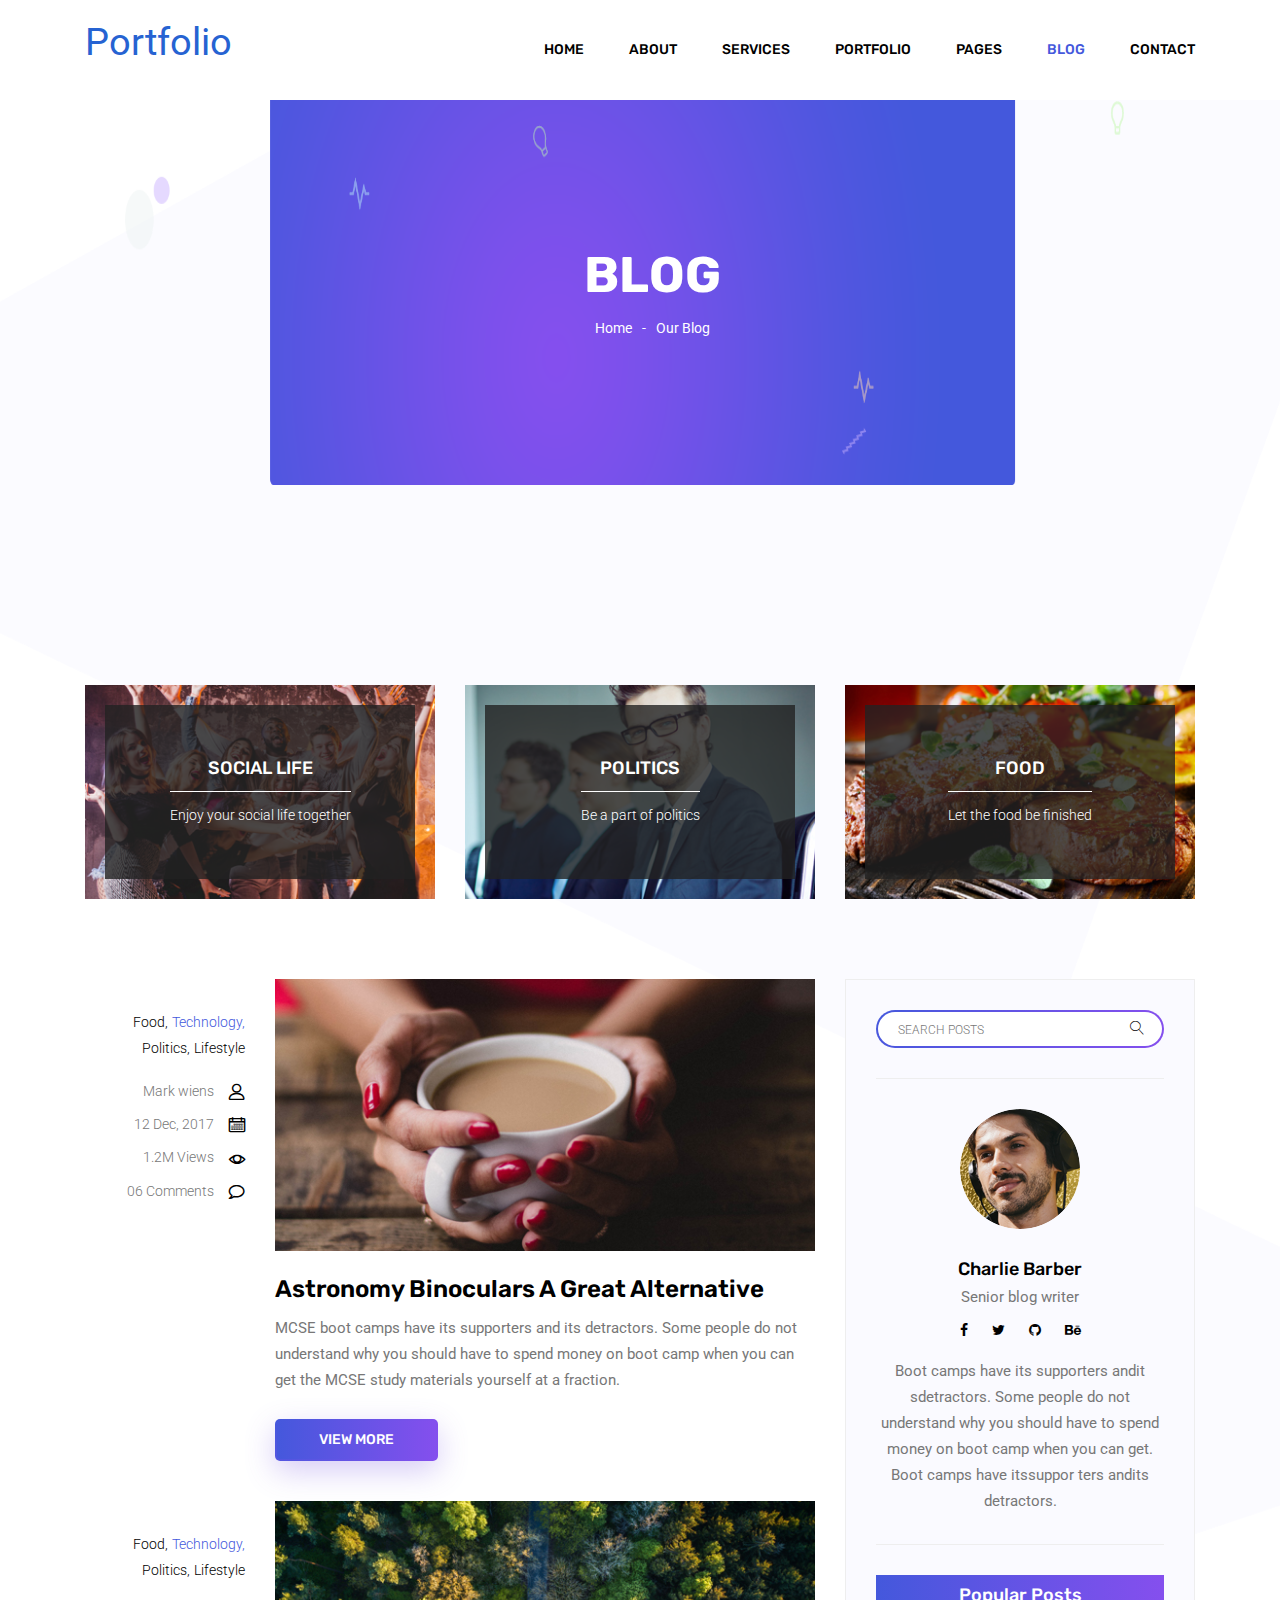
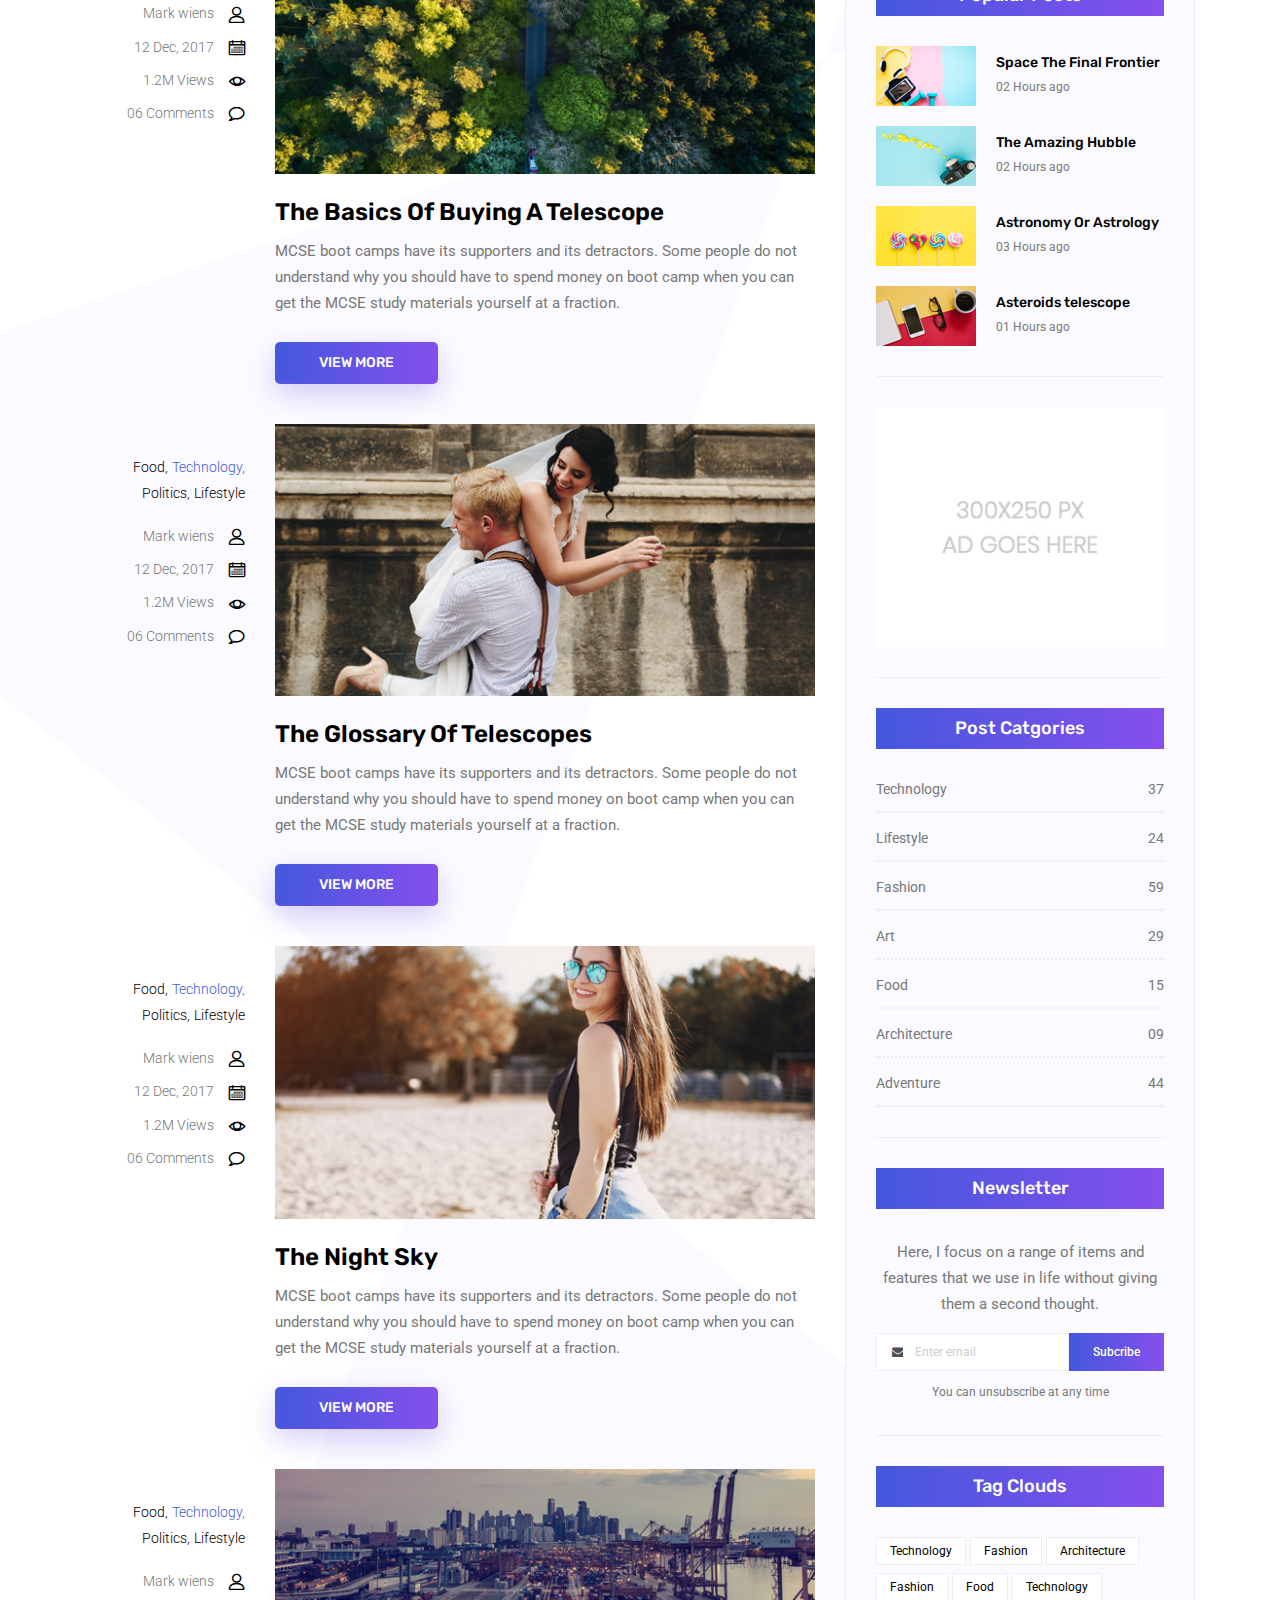
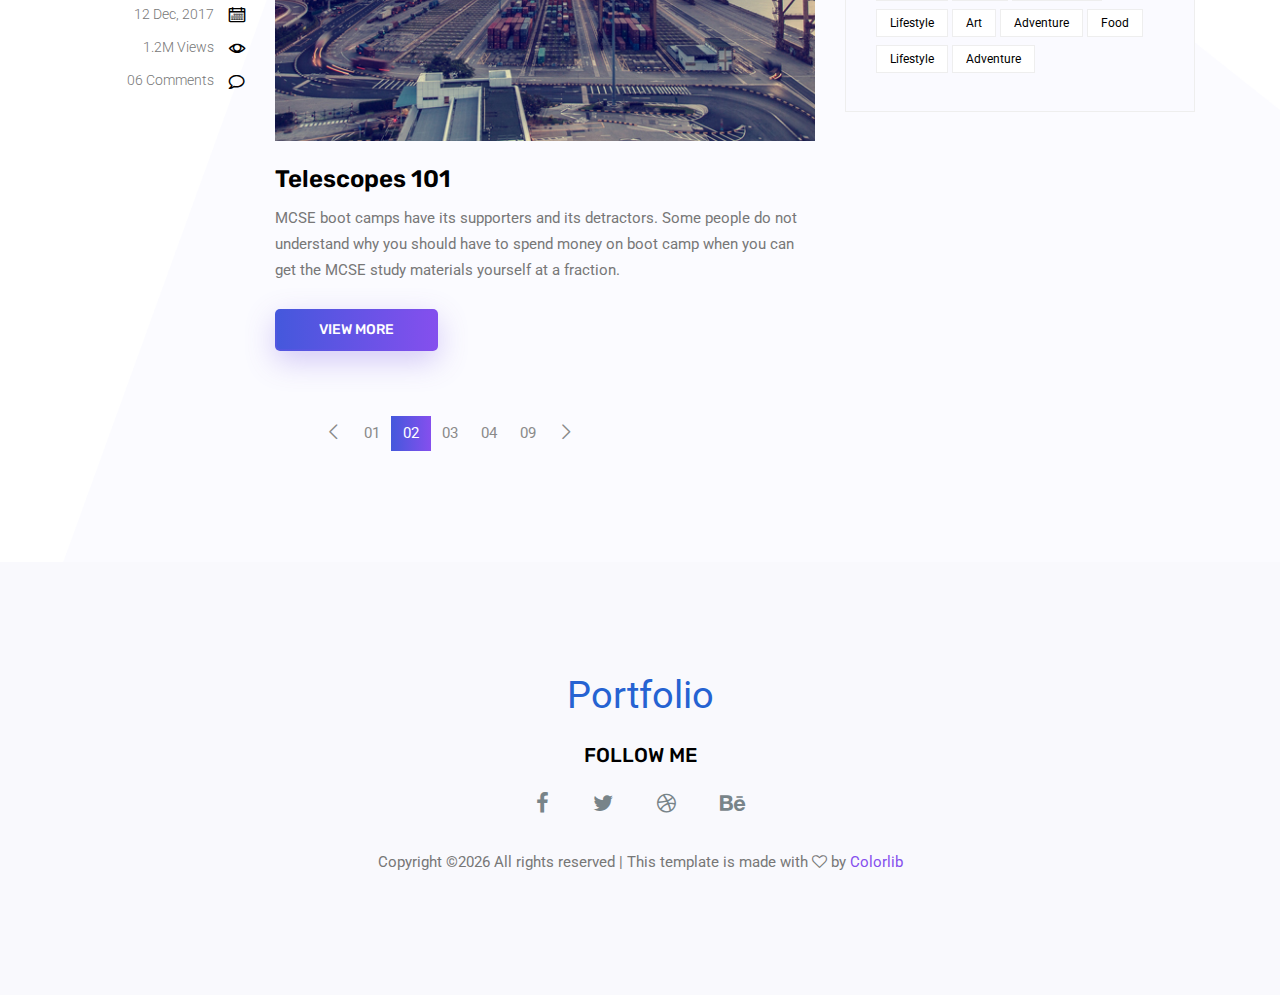
<file: blog.html>
<!doctype html>
<html lang="en">

<head>
	<!-- Required meta tags -->
	<meta charset="utf-8">
	<meta name="viewport" content="width=device-width, initial-scale=1, shrink-to-fit=no">
	<link rel="icon" href="img/favicon.png" type="image/png">
	<title>Blog</title>
	<!-- Bootstrap CSS -->
	<link rel="stylesheet" href="css/bootstrap.css">
	<link rel="stylesheet" href="vendors/linericon/style.css">
	<link rel="stylesheet" href="css/font-awesome.min.css">
	<link rel="stylesheet" href="vendors/owl-carousel/owl.carousel.min.css">
	<link rel="stylesheet" href="css/magnific-popup.css">
	<link rel="stylesheet" href="vendors/nice-select/css/nice-select.css">
	<!-- main css -->
	<link rel="stylesheet" href="css/style.css">
</head>

<body class="blog_version">

	<!--================ Start Header Area =================-->
	<header class="header_area">
		<div class="main_menu">
			<nav class="navbar navbar-expand-lg navbar-light">
				<div class="container">
					<!-- Brand and toggle get grouped for better mobile display -->
					<a class  style="color: #2663d2; font-size: 38px;"><p> Portfolio</p></a>
					<button class="navbar-toggler" type="button" data-toggle="collapse" data-target="#navbarSupportedContent"
					 aria-controls="navbarSupportedContent" aria-expanded="false" aria-label="Toggle navigation">
						<span class="icon-bar"></span>
						<span class="icon-bar"></span>
						<span class="icon-bar"></span>
					</button>
					<!-- Collect the nav links, forms, and other content for toggling -->
					<div class="collapse navbar-collapse offset" id="navbarSupportedContent">
						<ul class="nav navbar-nav menu_nav justify-content-end">
							<li class="nav-item"><a class="nav-link" href="index.html">Home</a></li>
							<li class="nav-item"><a class="nav-link" href="about.html">About</a></li>
							<li class="nav-item"><a class="nav-link" href="services.html">Services</a></li>
							<li class="nav-item"><a class="nav-link" href="portfolio.html">Portfolio</a></li>
							<li class="nav-item submenu dropdown">
								<a href="#" class="nav-link dropdown-toggle" data-toggle="dropdown" role="button" aria-haspopup="true"
								 aria-expanded="false">Pages</a>
								<ul class="dropdown-menu">
                                    <li class="nav-item"><a class="nav-link" href="elements.html">Elements</a></li>
                                    <li class="nav-item"><a class="nav-link" href="portfolio-details.html">Portfolio Details</a></li>
								</ul>
							</li>
							<li class="nav-item submenu dropdown active">
								<a href="#" class="nav-link dropdown-toggle" data-toggle="dropdown" role="button" aria-haspopup="true"
								 aria-expanded="false">Blog</a>
								<ul class="dropdown-menu">
									<li class="nav-item"><a class="nav-link" href="blog.html">Blog</a></li>
									<li class="nav-item"><a class="nav-link" href="single-blog.html">Blog Details</a></li>
								</ul>
							</li>
							<li class="nav-item"><a class="nav-link" href="contact.html">Contact</a></li>
						</ul>
					</div>
				</div>
			</nav>
		</div>
	</header>
	<!--================ End Header Area =================-->

    <!--================ Start Banner Area =================-->
    <section class="banner_area">
        <div class="banner_inner d-flex align-items-center">
            <div class="container">
                <div class="banner_content text-center">
                    <h2>Blog</h2>
                    <div class="page_link">
                        <a href="index.html">Home</a>
                        <a href="blog.html">Our Blog</a>
                    </div>
                </div>
            </div>
        </div>
    </section>
    <!--================ End Banner Area =================-->
        
    <!--================Blog Categorie Area =================-->
    <section class="blog_categorie_area section_gap_top">
        <div class="container">
            <div class="row">
                <div class="col-lg-4">
                    <div class="categories_post">
                        <img src="img/blog/cat-post/cat-post-3.jpg" alt="post">
                        <div class="categories_details">
                            <div class="categories_text">
                                <a href="single-blog.html"><h5>Social Life</h5></a>
                                <div class="border_line"></div>
                                <p>Enjoy your social life together</p>
                            </div>
                        </div>
                    </div>
                </div>
                <div class="col-lg-4">
                    <div class="categories_post">
                        <img src="img/blog/cat-post/cat-post-2.jpg" alt="post">
                        <div class="categories_details">
                            <div class="categories_text">
                                <a href="single-blog.html"><h5>Politics</h5></a>
                                <div class="border_line"></div>
                                <p>Be a part of politics</p>
                            </div>
                        </div>
                    </div>
                </div>
                <div class="col-lg-4">
                    <div class="categories_post">
                        <img src="img/blog/cat-post/cat-post-1.jpg" alt="post">
                        <div class="categories_details">
                            <div class="categories_text">
                                <a href="single-blog.html"><h5>Food</h5></a>
                                <div class="border_line"></div>
                                <p>Let the food be finished</p>
                            </div>
                        </div>
                    </div>
                </div>
            </div>
        </div>
    </section>
    <!--================Blog Categorie Area =================-->
    
    <!--================Blog Area =================-->
    <section class="blog_area">
        <div class="container">
            <div class="row">
                <div class="col-lg-8">
                    <div class="blog_left_sidebar">
                        <article class="row blog_item">
                            <div class="col-md-3">
                                <div class="blog_info text-right">
                                    <div class="post_tag">
                                        <a href="#">Food,</a>
                                        <a class="active" href="#">Technology,</a>
                                        <a href="#">Politics,</a>
                                        <a href="#">Lifestyle</a>
                                    </div>
                                    <ul class="blog_meta list">
                                        <li><a href="#">Mark wiens<i class="lnr lnr-user"></i></a></li>
                                        <li><a href="#">12 Dec, 2017<i class="lnr lnr-calendar-full"></i></a></li>
                                        <li><a href="#">1.2M Views<i class="lnr lnr-eye"></i></a></li>
                                        <li><a href="#">06 Comments<i class="lnr lnr-bubble"></i></a></li>
                                    </ul>
                                </div>
                            </div>
                            <div class="col-md-9">
                                <div class="blog_post">
                                    <img src="img/blog/main-blog/m-blog-1.jpg" alt="">
                                    <div class="blog_details">
                                        <a href="single-blog.html"><h2>Astronomy Binoculars A Great Alternative</h2></a>
                                        <p>MCSE boot camps have its supporters and its detractors. Some people do not understand why you should have to spend money on boot camp when you can get the MCSE study materials yourself at a fraction.</p>
                                        <a href="single-blog.html" class="primary_btn"><span>View More</span></a>
                                    </div>
                                </div>
                            </div>
                        </article>
                        <article class="row blog_item">
                            <div class="col-md-3">
                                <div class="blog_info text-right">
                                    <div class="post_tag">
                                        <a href="#">Food,</a>
                                        <a class="active" href="#">Technology,</a>
                                        <a href="#">Politics,</a>
                                        <a href="#">Lifestyle</a>
                                    </div>
                                    <ul class="blog_meta list">
                                        <li><a href="#">Mark wiens<i class="lnr lnr-user"></i></a></li>
                                        <li><a href="#">12 Dec, 2017<i class="lnr lnr-calendar-full"></i></a></li>
                                        <li><a href="#">1.2M Views<i class="lnr lnr-eye"></i></a></li>
                                        <li><a href="#">06 Comments<i class="lnr lnr-bubble"></i></a></li>
                                    </ul>
                                </div>
                            </div>
                            <div class="col-md-9">
                                <div class="blog_post">
                                    <img src="img/blog/main-blog/m-blog-2.jpg" alt="">
                                    <div class="blog_details">
                                        <a href="single-blog.html"><h2>The Basics Of Buying A Telescope</h2></a>
                                        <p>MCSE boot camps have its supporters and its detractors. Some people do not understand why you should have to spend money on boot camp when you can get the MCSE study materials yourself at a fraction.</p>
                                        <a href="single-blog.html" class="primary_btn"><span>View More</span></a>
                                    </div>
                                </div>
                            </div>
                        </article>
                        <article class="row blog_item">
                            <div class="col-md-3">
                                <div class="blog_info text-right">
                                    <div class="post_tag">
                                        <a href="#">Food,</a>
                                        <a class="active" href="#">Technology,</a>
                                        <a href="#">Politics,</a>
                                        <a href="#">Lifestyle</a>
                                    </div>
                                    <ul class="blog_meta list">
                                        <li><a href="#">Mark wiens<i class="lnr lnr-user"></i></a></li>
                                        <li><a href="#">12 Dec, 2017<i class="lnr lnr-calendar-full"></i></a></li>
                                        <li><a href="#">1.2M Views<i class="lnr lnr-eye"></i></a></li>
                                        <li><a href="#">06 Comments<i class="lnr lnr-bubble"></i></a></li>
                                    </ul>
                                </div>
                            </div>
                            <div class="col-md-9">
                                <div class="blog_post">
                                    <img src="img/blog/main-blog/m-blog-3.jpg" alt="">
                                    <div class="blog_details">
                                        <a href="single-blog.html"><h2>The Glossary Of Telescopes</h2></a>
                                        <p>MCSE boot camps have its supporters and its detractors. Some people do not understand why you should have to spend money on boot camp when you can get the MCSE study materials yourself at a fraction.</p>
                                        <a href="single-blog.html" class="primary_btn"><span>View More</span></a>
                                    </div>
                                </div>
                            </div>
                        </article>
                        <article class="row blog_item">
                            <div class="col-md-3">
                                <div class="blog_info text-right">
                                    <div class="post_tag">
                                        <a href="#">Food,</a>
                                        <a class="active" href="#">Technology,</a>
                                        <a href="#">Politics,</a>
                                        <a href="#">Lifestyle</a>
                                    </div>
                                    <ul class="blog_meta list">
                                        <li><a href="#">Mark wiens<i class="lnr lnr-user"></i></a></li>
                                        <li><a href="#">12 Dec, 2017<i class="lnr lnr-calendar-full"></i></a></li>
                                        <li><a href="#">1.2M Views<i class="lnr lnr-eye"></i></a></li>
                                        <li><a href="#">06 Comments<i class="lnr lnr-bubble"></i></a></li>
                                    </ul>
                                </div>
                            </div>
                            <div class="col-md-9">
                                <div class="blog_post">
                                    <img src="img/blog/main-blog/m-blog-4.jpg" alt="">
                                    <div class="blog_details">
                                        <a href="single-blog.html"><h2>The Night Sky</h2></a>
                                        <p>MCSE boot camps have its supporters and its detractors. Some people do not understand why you should have to spend money on boot camp when you can get the MCSE study materials yourself at a fraction.</p>
                                        <a href="single-blog.html" class="primary_btn"><span>View More</span></a>
                                    </div>
                                </div>
                            </div>
                        </article>
                        <article class="row blog_item">
                            <div class="col-md-3">
                                <div class="blog_info text-right">
                                    <div class="post_tag">
                                        <a href="#">Food,</a>
                                        <a class="active" href="#">Technology,</a>
                                        <a href="#">Politics,</a>
                                        <a href="#">Lifestyle</a>
                                    </div>
                                    <ul class="blog_meta list">
                                        <li><a href="#">Mark wiens<i class="lnr lnr-user"></i></a></li>
                                        <li><a href="#">12 Dec, 2017<i class="lnr lnr-calendar-full"></i></a></li>
                                        <li><a href="#">1.2M Views<i class="lnr lnr-eye"></i></a></li>
                                        <li><a href="#">06 Comments<i class="lnr lnr-bubble"></i></a></li>
                                    </ul>
                                </div>
                            </div>
                            <div class="col-md-9">
                                <div class="blog_post">
                                    <img src="img/blog/main-blog/m-blog-5.jpg" alt="">
                                    <div class="blog_details">
                                        <a href="single-blog.html"><h2>Telescopes 101</h2></a>
                                        <p>MCSE boot camps have its supporters and its detractors. Some people do not understand why you should have to spend money on boot camp when you can get the MCSE study materials yourself at a fraction.</p>
                                        <a href="single-blog.html" class="primary_btn"><span>View More</span></a>
                                    </div>
                                </div>
                            </div>
                        </article>
                        <nav class="blog-pagination justify-content-center d-flex">
                            <ul class="pagination">
                                <li class="page-item">
                                    <a href="#" class="page-link" aria-label="Previous">
                                        <span aria-hidden="true">
                                            <span class="lnr lnr-chevron-left"></span>
                                        </span>
                                    </a>
                                </li>
                                <li class="page-item"><a href="#" class="page-link">01</a></li>
                                <li class="page-item active"><a href="#" class="page-link">02</a></li>
                                <li class="page-item"><a href="#" class="page-link">03</a></li>
                                <li class="page-item"><a href="#" class="page-link">04</a></li>
                                <li class="page-item"><a href="#" class="page-link">09</a></li>
                                <li class="page-item">
                                    <a href="#" class="page-link" aria-label="Next">
                                        <span aria-hidden="true">
                                            <span class="lnr lnr-chevron-right"></span>
                                        </span>
                                    </a>
                                </li>
                            </ul>
                        </nav>
                    </div>
                </div>
                <div class="col-lg-4">
                    <div class="blog_right_sidebar">
                        <aside class="single_sidebar_widget search_widget">
                            <div class="input-group">
                                <input type="text" class="form-control" placeholder="Search Posts">
                                <span class="input-group-btn">
                                    <button class="btn btn-default" type="button"><i class="lnr lnr-magnifier"></i></button>
                                </span>
                            </div><!-- /input-group -->
                            <div class="br"></div>
                        </aside>
                        <aside class="single_sidebar_widget author_widget">
                            <img class="author_img rounded-circle" src="img/blog/author.png" alt="">
                            <h4>Charlie Barber</h4>
                            <p>Senior blog writer</p>
                            <div class="social_icon">
                                <a href="#"><i class="fa fa-facebook"></i></a>
                                <a href="#"><i class="fa fa-twitter"></i></a>
                                <a href="#"><i class="fa fa-github"></i></a>
                                <a href="#"><i class="fa fa-behance"></i></a>
                            </div>
                            <p>Boot camps have its supporters andit sdetractors. Some people do not understand why you should have to spend money on boot camp when you can get. Boot camps have itssuppor ters andits detractors.</p>
                            <div class="br"></div>
                        </aside>
                        <aside class="single_sidebar_widget popular_post_widget">
                            <h3 class="widget_title">Popular Posts</h3>
                            <div class="media post_item">
                                <img src="img/blog/popular-post/post1.jpg" alt="post">
                                <div class="media-body">
                                    <a href="single-blog.html"><h3>Space The Final Frontier</h3></a>
                                    <p>02 Hours ago</p>
                                </div>
                            </div>
                            <div class="media post_item">
                                <img src="img/blog/popular-post/post2.jpg" alt="post">
                                <div class="media-body">
                                    <a href="single-blog.html"><h3>The Amazing Hubble</h3></a>
                                    <p>02 Hours ago</p>
                                </div>
                            </div>
                            <div class="media post_item">
                                <img src="img/blog/popular-post/post3.jpg" alt="post">
                                <div class="media-body">
                                    <a href="single-blog.html"><h3>Astronomy Or Astrology</h3></a>
                                    <p>03 Hours ago</p>
                                </div>
                            </div>
                            <div class="media post_item">
                                <img src="img/blog/popular-post/post4.jpg" alt="post">
                                <div class="media-body">
                                    <a href="single-blog.html"><h3>Asteroids telescope</h3></a>
                                    <p>01 Hours ago</p>
                                </div>
                            </div>
                            <div class="br"></div>
                        </aside>
                        <aside class="single_sidebar_widget ads_widget">
                            <a href="#"><img class="img-fluid" src="img/blog/add.jpg" alt=""></a>
                            <div class="br"></div>
                        </aside>
                        <aside class="single_sidebar_widget post_category_widget">
                            <h4 class="widget_title">Post Catgories</h4>
                            <ul class="list cat-list">
                                <li>
                                    <a href="#" class="d-flex justify-content-between">
                                        <p>Technology</p>
                                        <p>37</p>
                                    </a>
                                </li>
                                <li>
                                    <a href="#" class="d-flex justify-content-between">
                                        <p>Lifestyle</p>
                                        <p>24</p>
                                    </a>
                                </li>
                                <li>
                                    <a href="#" class="d-flex justify-content-between">
                                        <p>Fashion</p>
                                        <p>59</p>
                                    </a>
                                </li>
                                <li>
                                    <a href="#" class="d-flex justify-content-between">
                                        <p>Art</p>
                                        <p>29</p>
                                    </a>
                                </li>
                                <li>
                                    <a href="#" class="d-flex justify-content-between">
                                        <p>Food</p>
                                        <p>15</p>
                                    </a>
                                </li>
                                <li>
                                    <a href="#" class="d-flex justify-content-between">
                                        <p>Architecture</p>
                                        <p>09</p>
                                    </a>
                                </li>
                                <li>
                                    <a href="#" class="d-flex justify-content-between">
                                        <p>Adventure</p>
                                        <p>44</p>
                                    </a>
                                </li>															
                            </ul>
                            <div class="br"></div>
                        </aside>
                        <aside class="single-sidebar-widget newsletter_widget">
                            <h4 class="widget_title">Newsletter</h4>
                            <p>
                            Here, I focus on a range of items and features that we use in life without
                            giving them a second thought.
                            </p>
                            <div class="form-group d-flex flex-row">
                                <div class="input-group">
                                    <div class="input-group-prepend">
                                        <div class="input-group-text"><i class="fa fa-envelope" aria-hidden="true"></i></div>
                                    </div>
                                    <input type="text" class="form-control" id="inlineFormInputGroup" placeholder="Enter email" onfocus="this.placeholder = ''" onblur="this.placeholder = 'Enter email'">
                                </div>
                                <a href="#" class="bbtns">Subcribe</a>
                            </div>	
                            <p class="text-bottom">You can unsubscribe at any time</p>	
                            <div class="br"></div>							
                        </aside>
                        <aside class="single-sidebar-widget tag_cloud_widget">
                            <h4 class="widget_title">Tag Clouds</h4>
                            <ul class="list">
                                <li><a href="#">Technology</a></li>
                                <li><a href="#">Fashion</a></li>
                                <li><a href="#">Architecture</a></li>
                                <li><a href="#">Fashion</a></li>
                                <li><a href="#">Food</a></li>
                                <li><a href="#">Technology</a></li>
                                <li><a href="#">Lifestyle</a></li>
                                <li><a href="#">Art</a></li>
                                <li><a href="#">Adventure</a></li>
                                <li><a href="#">Food</a></li>
                                <li><a href="#">Lifestyle</a></li>
                                <li><a href="#">Adventure</a></li>
                            </ul>
                        </aside>
                    </div>
                </div>
            </div>
        </div>
    </section>
    <!--================Blog Area =================-->
    
    <!--================Footer Area =================-->
	<footer class="footer_area">
        <div class="container">
            <div class="row justify-content-center">
                <div class="col-lg-12">
                    <div class="footer_top flex-column">
                        <div class="footer_logo">
                            <a class  style="color: #2663d2; font-size: 38px;"><p>Portfolio</p></a>
                            <h4>Follow Me</h4>
                        </div>
                        <div class="footer_social">
                            <a href="#"><i class="fa fa-facebook"></i></a>
                            <a href="#"><i class="fa fa-twitter"></i></a>
                            <a href="#"><i class="fa fa-dribbble"></i></a>
                            <a href="#"><i class="fa fa-behance"></i></a>
                        </div>
                    </div>
                </div>
            </div>
            <div class="row footer_bottom justify-content-center">
                <p class="col-lg-8 col-sm-12 footer-text">
                    <!-- Link back to Colorlib can't be removed. Template is licensed under CC BY 3.0. -->
Copyright &copy;<script>document.write(new Date().getFullYear());</script> All rights reserved | This template is made with <i class="fa fa-heart-o" aria-hidden="true"></i> by <a href="https://colorlib.com" target="_blank">Colorlib</a>
<!-- Link back to Colorlib can't be removed. Template is licensed under CC BY 3.0. --></p>
            </div>
        </div>
    </footer>
    <!--================End Footer Area =================-->
   
    <!-- Optional JavaScript -->
    <!-- jQuery first, then Popper.js, then Bootstrap JS -->
    <script src="js/jquery-3.2.1.min.js"></script>
    <script src="js/popper.js"></script>
    <script src="js/bootstrap.min.js"></script>
    <script src="js/stellar.js"></script>
    <script src="vendors/lightbox/simpleLightbox.min.js"></script>
    <script src="vendors/nice-select/js/jquery.nice-select.min.js"></script>
    <script src="vendors/isotope/imagesloaded.pkgd.min.js"></script>
    <script src="vendors/isotope/isotope-min.js"></script>
    <script src="vendors/owl-carousel/owl.carousel.min.js"></script>
    <script src="js/jquery.ajaxchimp.min.js"></script>
    <script src="js/mail-script.js"></script>
    <script src="js/theme.js"></script>
</body>
</html>
</file>
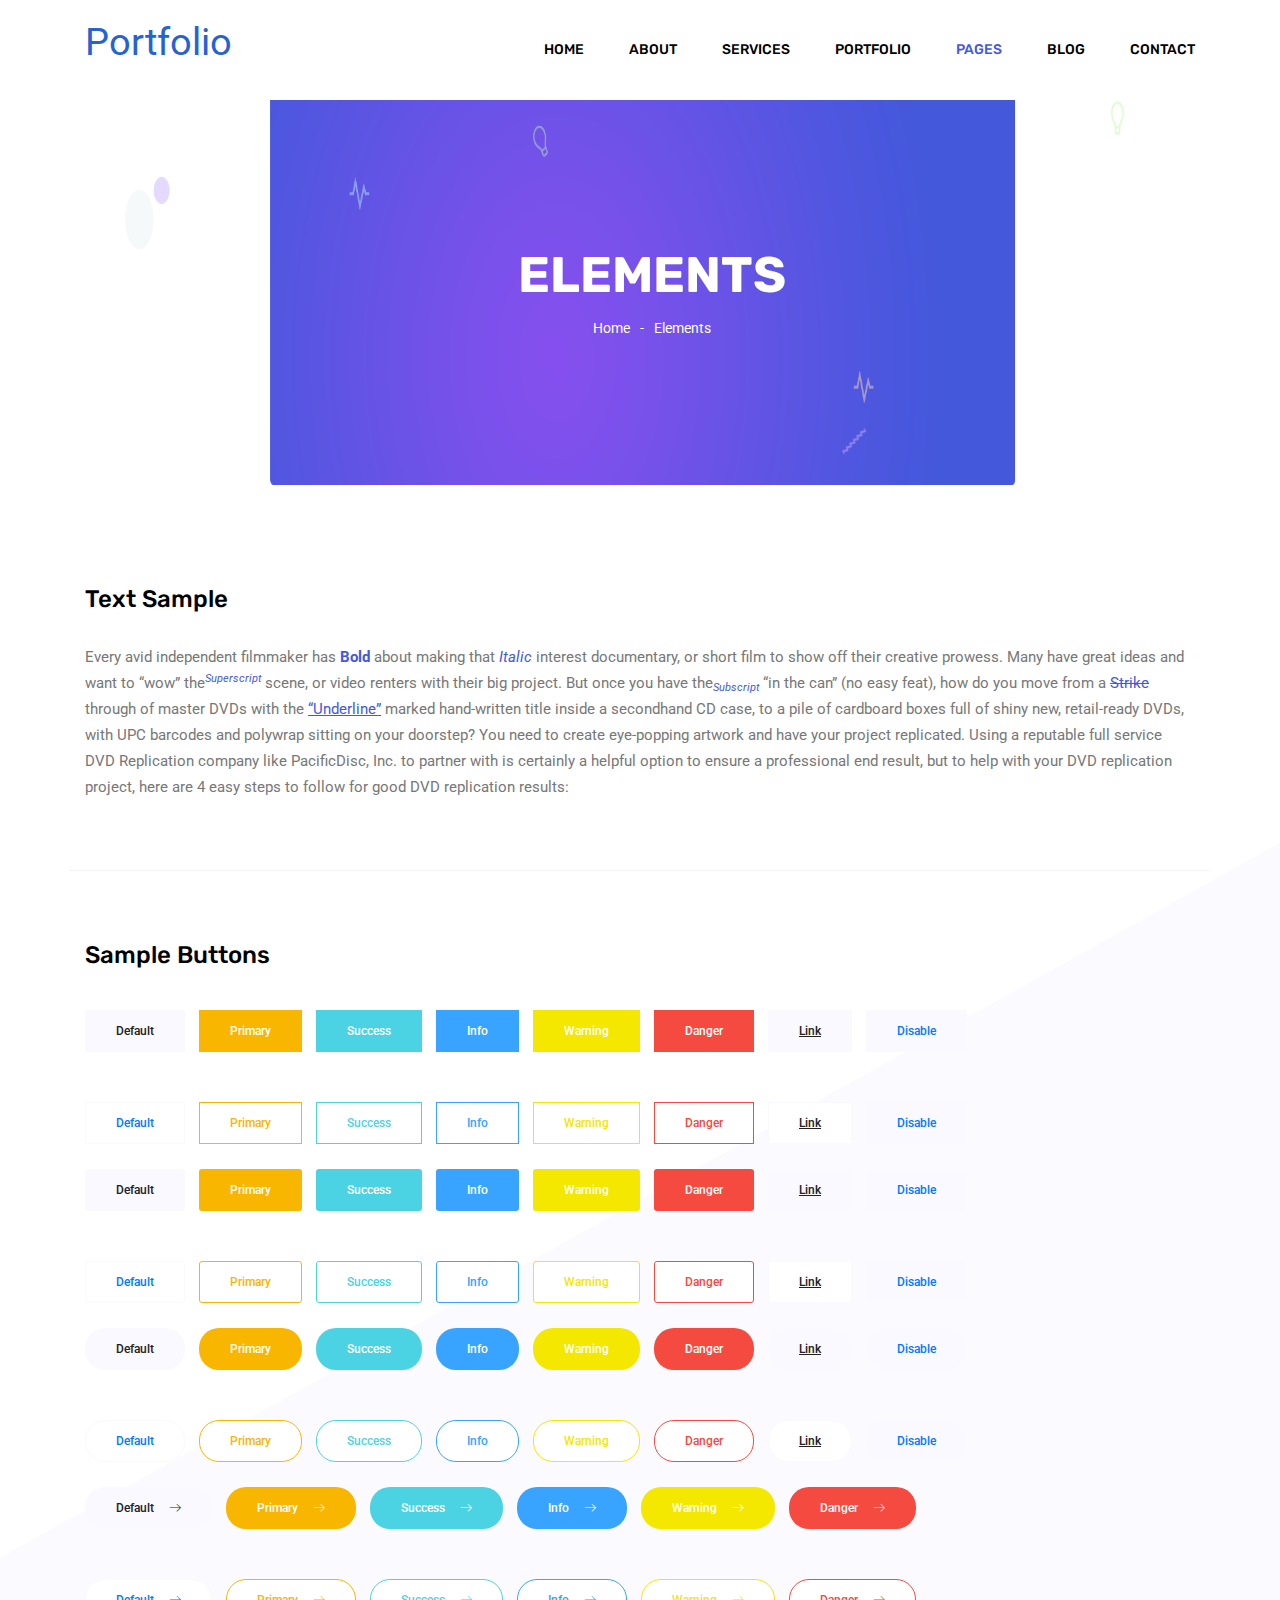
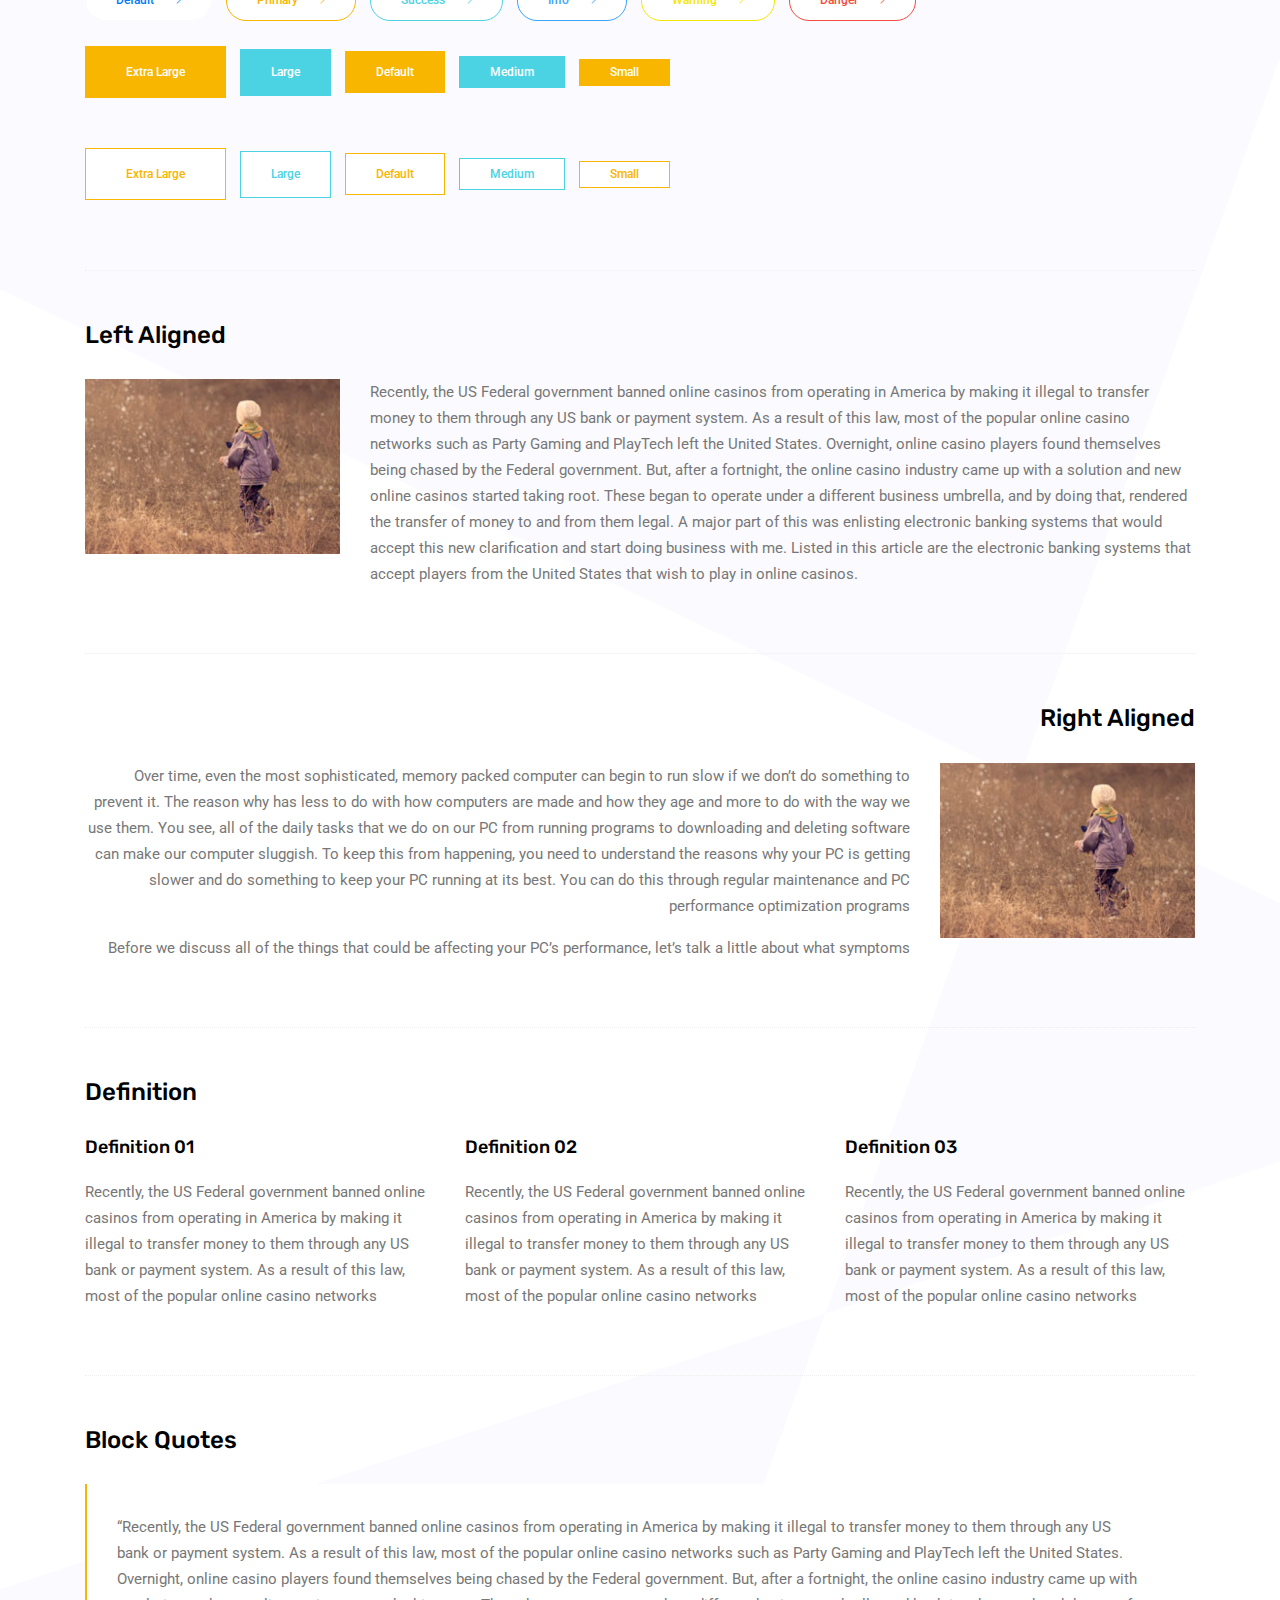
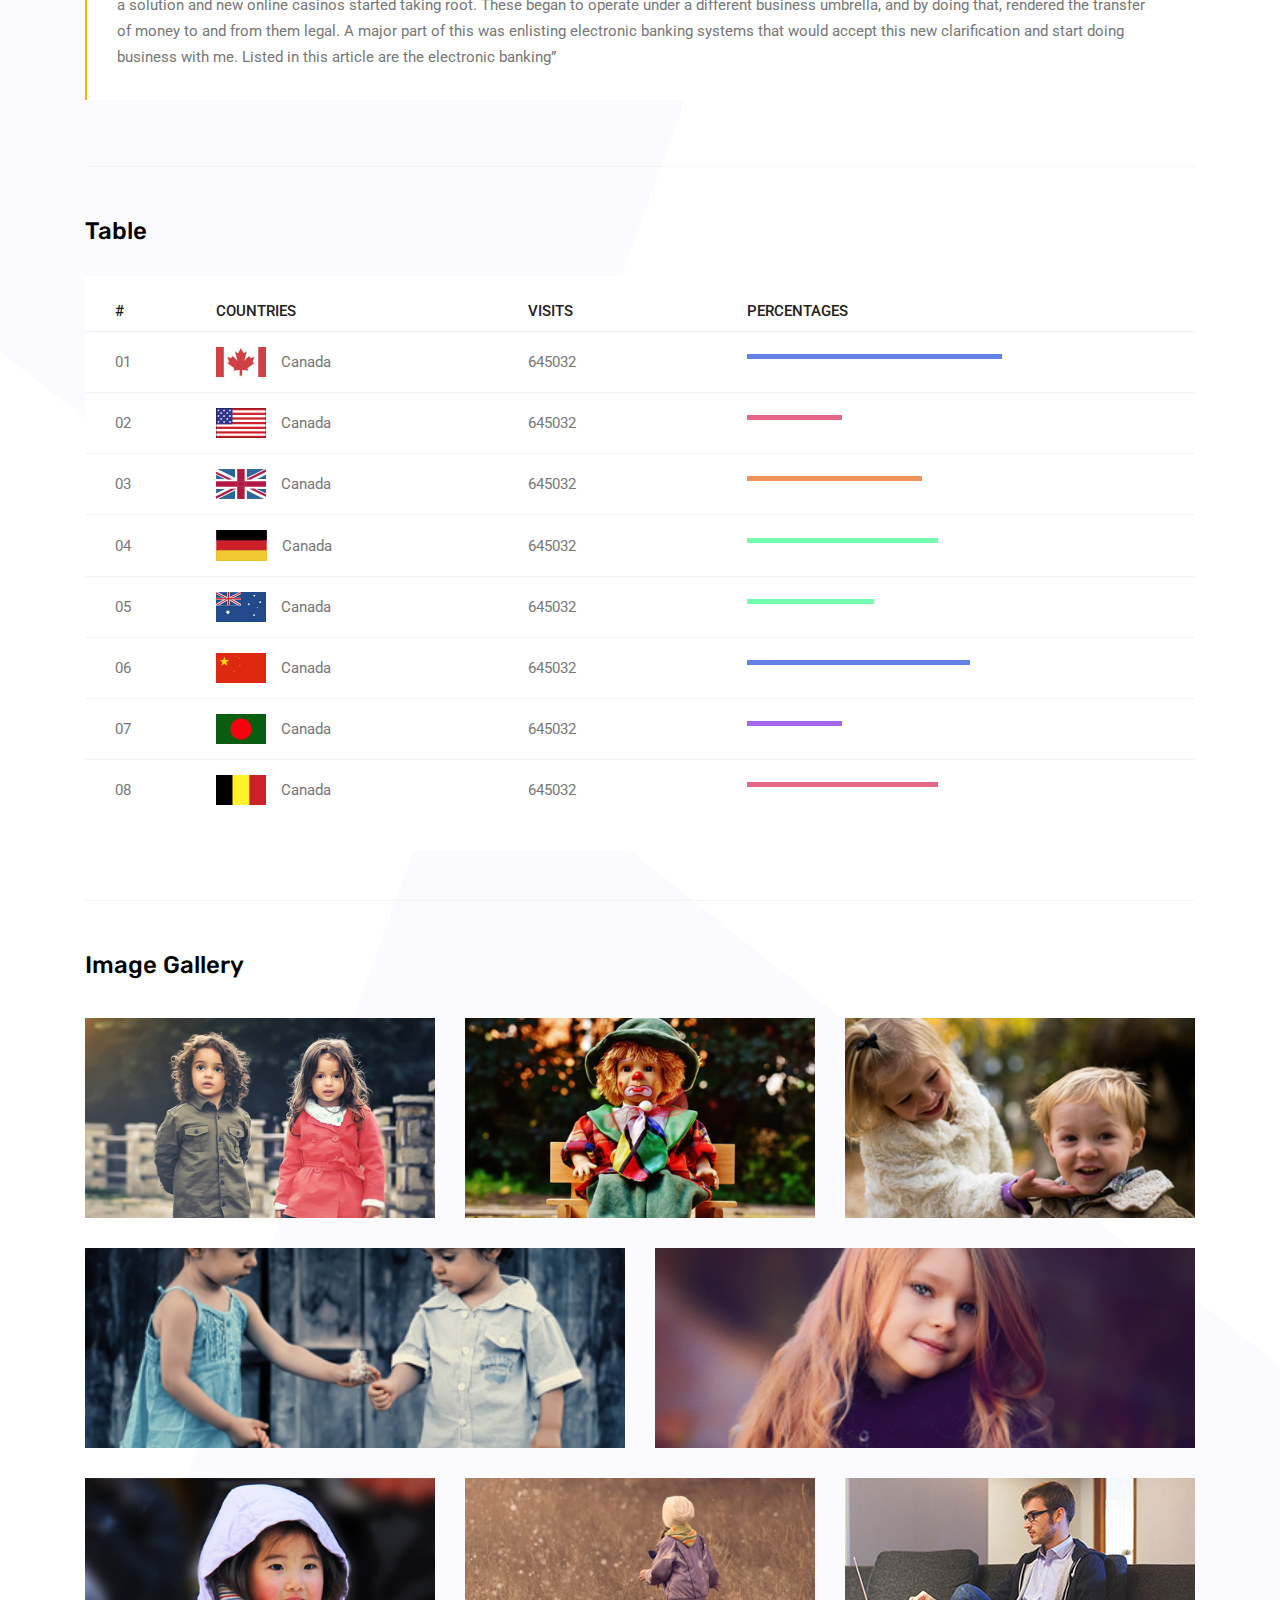
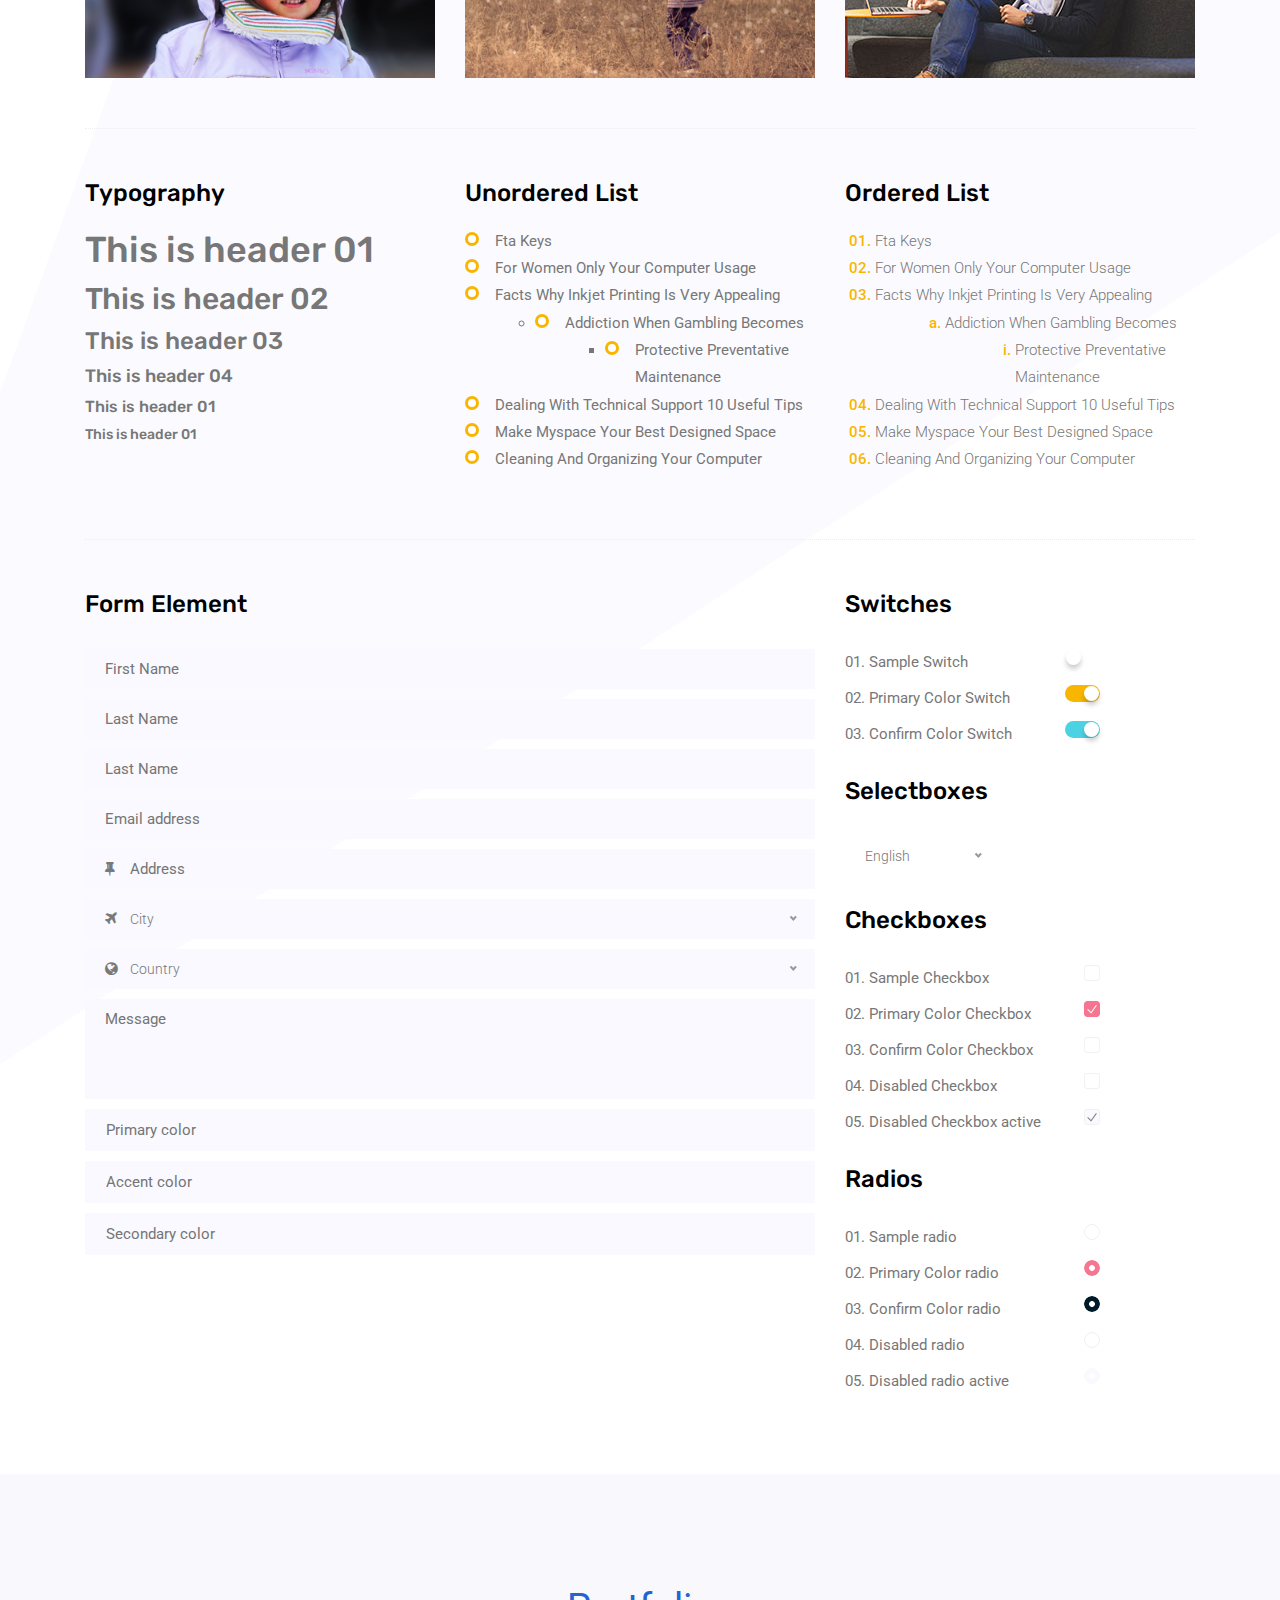
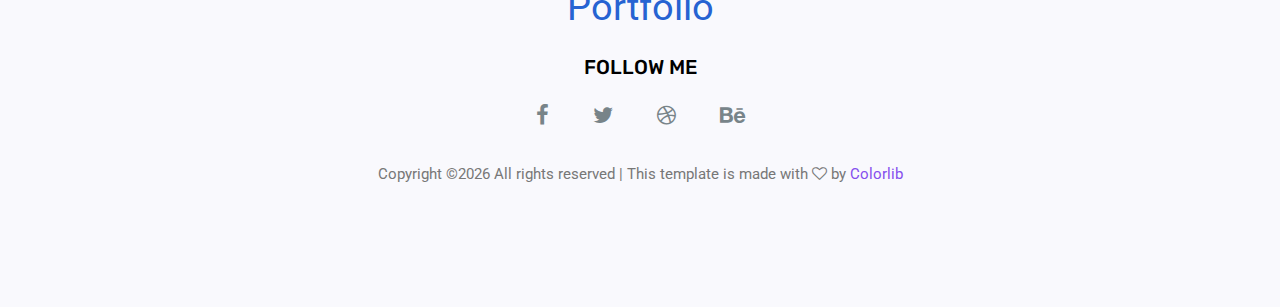
<file: elements.html>
<!doctype html>
<html lang="en">

<head>
	<!-- Required meta tags -->
	<meta charset="utf-8">
	<meta name="viewport" content="width=device-width, initial-scale=1, shrink-to-fit=no">
	<link rel="icon" href="img/favicon.png" type="image/png">
	<title>Elements</title>
	<!-- Bootstrap CSS -->
	<link rel="stylesheet" href="css/bootstrap.css">
	<link rel="stylesheet" href="vendors/linericon/style.css">
	<link rel="stylesheet" href="css/font-awesome.min.css">
	<link rel="stylesheet" href="vendors/owl-carousel/owl.carousel.min.css">
	<link rel="stylesheet" href="css/magnific-popup.css">
	<link rel="stylesheet" href="vendors/nice-select/css/nice-select.css">
	<!-- main css -->
	<link rel="stylesheet" href="css/style.css">
</head>

<body class="blog_version">

	<!--================ Start Header Area =================-->
	<header class="header_area">
		<div class="main_menu">
			<nav class="navbar navbar-expand-lg navbar-light">
				<div class="container">
					<!-- Brand and toggle get grouped for better mobile display -->
					<a class  style="color: #2663d2; font-size: 38px;"><p> Portfolio</p></a>
					<button class="navbar-toggler" type="button" data-toggle="collapse" data-target="#navbarSupportedContent"
					 aria-controls="navbarSupportedContent" aria-expanded="false" aria-label="Toggle navigation">
						<span class="icon-bar"></span>
						<span class="icon-bar"></span>
						<span class="icon-bar"></span>
					</button>
					<!-- Collect the nav links, forms, and other content for toggling -->
					<div class="collapse navbar-collapse offset" id="navbarSupportedContent">
						<ul class="nav navbar-nav menu_nav justify-content-end">
							<li class="nav-item"><a class="nav-link" href="index.html">Home</a></li>
							<li class="nav-item"><a class="nav-link" href="about.html">About</a></li>
							<li class="nav-item"><a class="nav-link" href="services.html">Services</a></li>
							<li class="nav-item"><a class="nav-link" href="portfolio.html">Portfolio</a></li>
							<li class="nav-item submenu dropdown active">
								<a href="#" class="nav-link dropdown-toggle" data-toggle="dropdown" role="button" aria-haspopup="true"
								 aria-expanded="false">Pages</a>
								<ul class="dropdown-menu">
                                    <li class="nav-item"><a class="nav-link" href="elements.html">Elements</a></li>
                                    <li class="nav-item"><a class="nav-link" href="portfolio-details.html">Portfolio Details</a></li>
								</ul>
							</li>
							<li class="nav-item submenu dropdown">
								<a href="#" class="nav-link dropdown-toggle" data-toggle="dropdown" role="button" aria-haspopup="true"
								 aria-expanded="false">Blog</a>
								<ul class="dropdown-menu">
									<li class="nav-item"><a class="nav-link" href="blog.html">Blog</a></li>
									<li class="nav-item"><a class="nav-link" href="single-blog.html">Blog Details</a></li>
								</ul>
							</li>
							<li class="nav-item"><a class="nav-link" href="contact.html">Contact</a></li>
						</ul>
					</div>
				</div>
			</nav>
		</div>
	</header>
	<!--================ End Header Area =================-->

    <!--================ Start Banner Area =================-->
    <section class="banner_area">
        <div class="banner_inner d-flex align-items-center">
            <div class="container">
                <div class="banner_content text-center">
                    <h2>Elements</h2>
                    <div class="page_link">
                        <a href="index.html">Home</a>
                        <a href="elements.html">Elements</a>
                    </div>
                </div>
            </div>
        </div>
    </section>
    <!--================ End Banner Area =================-->
        
	<!-- Start Sample Area -->
	<section class="sample-text-area">
		<div class="container">
			<h3 class="text-heading title_color">Text Sample</h3>
			<p class="sample-text">
				Every avid independent filmmaker has <b>Bold</b> about making that <i>Italic</i> interest documentary, or short film to show off their creative prowess. Many have great ideas and want to “wow” the<sup>Superscript</sup> scene, or video renters with their big project.  But once you have the<sub>Subscript</sub> “in the can” (no easy feat), how do you move from a <del>Strike</del> through of master DVDs with the <u>“Underline”</u> marked hand-written title inside a secondhand CD case, to a pile of cardboard boxes full of shiny new, retail-ready DVDs, with UPC barcodes and polywrap sitting on your doorstep?  You need to create eye-popping artwork and have your project replicated. Using a reputable full service DVD Replication company like PacificDisc, Inc. to partner with is certainly a helpful option to ensure a professional end result, but to help with your DVD replication project, here are 4 easy steps to follow for good DVD replication results: 

			</p>
		</div>
	</section>
	<!-- End Sample Area -->

	<!-- Start Button -->
	<section class="button-area">
		<div class="container border-top-generic">
			<h3 class="text-heading title_color">Sample Buttons</h3>
			<div class="button-group-area">
				<a href="#" class="genric-btn default">Default</a>
				<a href="#" class="genric-btn primary">Primary</a>
				<a href="#" class="genric-btn success">Success</a>
				<a href="#" class="genric-btn info">Info</a>
				<a href="#" class="genric-btn warning">Warning</a>
				<a href="#" class="genric-btn danger">Danger</a>
				<a href="#" class="genric-btn link">Link</a>
				<a href="#" class="genric-btn disable">Disable</a>
			</div>
			<div class="button-group-area mt-10">
				<a href="#" class="genric-btn default-border">Default</a>
				<a href="#" class="genric-btn primary-border">Primary</a>
				<a href="#" class="genric-btn success-border">Success</a>
				<a href="#" class="genric-btn info-border">Info</a>
				<a href="#" class="genric-btn warning-border">Warning</a>
				<a href="#" class="genric-btn danger-border">Danger</a>
				<a href="#" class="genric-btn link-border">Link</a>
				<a href="#" class="genric-btn disable">Disable</a>
			</div>
			<div class="button-group-area mt-40">
				<a href="#" class="genric-btn default radius">Default</a>
				<a href="#" class="genric-btn primary radius">Primary</a>
				<a href="#" class="genric-btn success radius">Success</a>
				<a href="#" class="genric-btn info radius">Info</a>
				<a href="#" class="genric-btn warning radius">Warning</a>
				<a href="#" class="genric-btn danger radius">Danger</a>
				<a href="#" class="genric-btn link radius">Link</a>
				<a href="#" class="genric-btn disable radius">Disable</a>
			</div>
			<div class="button-group-area mt-10">
				<a href="#" class="genric-btn default-border radius">Default</a>
				<a href="#" class="genric-btn primary-border radius">Primary</a>
				<a href="#" class="genric-btn success-border radius">Success</a>
				<a href="#" class="genric-btn info-border radius">Info</a>
				<a href="#" class="genric-btn warning-border radius">Warning</a>
				<a href="#" class="genric-btn danger-border radius">Danger</a>
				<a href="#" class="genric-btn link-border radius">Link</a>
				<a href="#" class="genric-btn disable radius">Disable</a>
			</div>
			<div class="button-group-area mt-40">
				<a href="#" class="genric-btn default circle">Default</a>
				<a href="#" class="genric-btn primary circle">Primary</a>
				<a href="#" class="genric-btn success circle">Success</a>
				<a href="#" class="genric-btn info circle">Info</a>
				<a href="#" class="genric-btn warning circle">Warning</a>
				<a href="#" class="genric-btn danger circle">Danger</a>
				<a href="#" class="genric-btn link circle">Link</a>
				<a href="#" class="genric-btn disable circle">Disable</a>
			</div>
			<div class="button-group-area mt-10">
				<a href="#" class="genric-btn default-border circle">Default</a>
				<a href="#" class="genric-btn primary-border circle">Primary</a>
				<a href="#" class="genric-btn success-border circle">Success</a>
				<a href="#" class="genric-btn info-border circle">Info</a>
				<a href="#" class="genric-btn warning-border circle">Warning</a>
				<a href="#" class="genric-btn danger-border circle">Danger</a>
				<a href="#" class="genric-btn link-border circle">Link</a>
				<a href="#" class="genric-btn disable circle">Disable</a>
			</div>
			<div class="button-group-area mt-40">
				<a href="#" class="genric-btn default circle arrow">Default<span class="lnr lnr-arrow-right"></span></a>
				<a href="#" class="genric-btn primary circle arrow">Primary<span class="lnr lnr-arrow-right"></span></a>
				<a href="#" class="genric-btn success circle arrow">Success<span class="lnr lnr-arrow-right"></span></a>
				<a href="#" class="genric-btn info circle arrow">Info<span class="lnr lnr-arrow-right"></span></a>
				<a href="#" class="genric-btn warning circle arrow">Warning<span class="lnr lnr-arrow-right"></span></a>
				<a href="#" class="genric-btn danger circle arrow">Danger<span class="lnr lnr-arrow-right"></span></a>
			</div>
			<div class="button-group-area mt-10">
				<a href="#" class="genric-btn default-border circle arrow">Default<span class="lnr lnr-arrow-right"></span></a>
				<a href="#" class="genric-btn primary-border circle arrow">Primary<span class="lnr lnr-arrow-right"></span></a>
				<a href="#" class="genric-btn success-border circle arrow">Success<span class="lnr lnr-arrow-right"></span></a>
				<a href="#" class="genric-btn info-border circle arrow">Info<span class="lnr lnr-arrow-right"></span></a>
				<a href="#" class="genric-btn warning-border circle arrow">Warning<span class="lnr lnr-arrow-right"></span></a>
				<a href="#" class="genric-btn danger-border circle arrow">Danger<span class="lnr lnr-arrow-right"></span></a>
			</div>
			<div class="button-group-area mt-40">
				<a href="#" class="genric-btn primary e-large">Extra Large</a>
				<a href="#" class="genric-btn success large">Large</a>
				<a href="#" class="genric-btn primary">Default</a>
				<a href="#" class="genric-btn success medium">Medium</a>
				<a href="#" class="genric-btn primary small">Small</a>
			</div>
			<div class="button-group-area mt-10">
				<a href="#" class="genric-btn primary-border e-large">Extra Large</a>
				<a href="#" class="genric-btn success-border large">Large</a>
				<a href="#" class="genric-btn primary-border">Default</a>
				<a href="#" class="genric-btn success-border medium">Medium</a>
				<a href="#" class="genric-btn primary-border small">Small</a>
			</div>
		</div>
	</section>
	<!-- End Button -->
	
	<!-- Start Align Area -->
	<div class="whole-wrap">
		<div class="container">
			<div class="section-top-border">
				<h3 class="mb-30 title_color">Left Aligned</h3>
				<div class="row">
					<div class="col-md-3">
						<img src="img/elements/d.jpg" alt="" class="img-fluid">
					</div>
					<div class="col-md-9 mt-sm-20 left-align-p">
						<p>Recently, the US Federal government banned online casinos from operating in America by making it illegal to transfer money to them through any US bank or payment system. As a result of this law, most of the popular online casino networks such as Party Gaming and PlayTech left the United States. Overnight, online casino players found themselves being chased by the Federal government. But, after a fortnight, the online casino industry came up with a solution and new online casinos started taking root. These began to operate under a different business umbrella, and by doing that, rendered the transfer of money to and from them legal. A major part of this was enlisting electronic banking systems that would accept this new clarification and start doing business with me. Listed in this article are the electronic banking systems that accept players from the United States that wish to play in online casinos.</p>
					</div>
				</div>
			</div>
			<div class="section-top-border text-right">
				<h3 class="mb-30 title_color">Right Aligned</h3>
				<div class="row">
					<div class="col-md-9">
						<p class="text-right">Over time, even the most sophisticated, memory packed computer can begin to run slow if we don’t do something to prevent it. The reason why has less to do with how computers are made and how they age and more to do with the way we use them. You see, all of the daily tasks that we do on our PC from running programs to downloading and deleting software can make our computer sluggish. To keep this from happening, you need to understand the reasons why your PC is getting slower and do something to keep your PC running at its best. You can do this through regular maintenance and PC performance optimization programs</p>
						<p class="text-right">Before we discuss all of the things that could be affecting your PC’s performance, let’s talk a little about what symptoms</p>
					</div>
					<div class="col-md-3">
						<img src="img/elements/d.jpg" alt="" class="img-fluid">
					</div>
				</div>
			</div>
			<div class="section-top-border">
				<h3 class="mb-30 title_color">Definition</h3>
				<div class="row">
					<div class="col-md-4">
						<div class="single-defination">
							<h4 class="mb-20">Definition 01</h4>
							<p>Recently, the US Federal government banned online casinos from operating in America by making it illegal to transfer money to them through any US bank or payment system. As a result of this law, most of the popular online casino networks</p>
						</div>
					</div>
					<div class="col-md-4">
						<div class="single-defination">
							<h4 class="mb-20">Definition 02</h4>
							<p>Recently, the US Federal government banned online casinos from operating in America by making it illegal to transfer money to them through any US bank or payment system. As a result of this law, most of the popular online casino networks</p>
						</div>
					</div>
					<div class="col-md-4">
						<div class="single-defination">
							<h4 class="mb-20">Definition 03</h4>
							<p>Recently, the US Federal government banned online casinos from operating in America by making it illegal to transfer money to them through any US bank or payment system. As a result of this law, most of the popular online casino networks</p>
						</div>
					</div>
				</div>
			</div>
			<div class="section-top-border">
				<h3 class="mb-30 title_color">Block Quotes</h3>
				<div class="row">
					<div class="col-lg-12">
						<blockquote class="generic-blockquote">
							“Recently, the US Federal government banned online casinos from operating in America by making it illegal to transfer money to them through any US bank or payment system. As a result of this law, most of the popular online casino networks such as Party Gaming and PlayTech left the United States. Overnight, online casino players found themselves being chased by the Federal government. But, after a fortnight, the online casino industry came up with a solution and new online casinos started taking root. These began to operate under a different business umbrella, and by doing that, rendered the transfer of money to and from them legal. A major part of this was enlisting electronic banking systems that would accept this new clarification and start doing business with me. Listed in this article are the electronic banking” 
						</blockquote>
					</div>
				</div>
			</div>
			<div class="section-top-border">
				<h3 class="mb-30 title_color">Table</h3>
				<div class="progress-table-wrap">
					<div class="progress-table">
						<div class="table-head">
							<div class="serial">#</div>
							<div class="country">Countries</div>
							<div class="visit">Visits</div>
							<div class="percentage">Percentages</div>
						</div>
						<div class="table-row">
							<div class="serial">01</div>
							<div class="country"> <img src="img/elements/f1.jpg" alt="flag">Canada</div>
							<div class="visit">645032</div>
							<div class="percentage">
								<div class="progress">
									<div class="progress-bar color-1" role="progressbar" style="width: 80%" aria-valuenow="80" aria-valuemin="0" aria-valuemax="100"></div>
								</div>
							</div>
						</div>
						<div class="table-row">
							<div class="serial">02</div>
							<div class="country"> <img src="img/elements/f2.jpg" alt="flag">Canada</div>
							<div class="visit">645032</div>
							<div class="percentage">
								<div class="progress">
									<div class="progress-bar color-2" role="progressbar" style="width: 30%" aria-valuenow="30" aria-valuemin="0" aria-valuemax="100"></div>
								</div>
							</div>
						</div>
						<div class="table-row">
							<div class="serial">03</div>
							<div class="country"> <img src="img/elements/f3.jpg" alt="flag">Canada</div>
							<div class="visit">645032</div>
							<div class="percentage">
								<div class="progress">
									<div class="progress-bar color-3" role="progressbar" style="width: 55%" aria-valuenow="55" aria-valuemin="0" aria-valuemax="100"></div>
								</div>
							</div>
						</div>
						<div class="table-row">
							<div class="serial">04</div>
							<div class="country"> <img src="img/elements/f4.jpg" alt="flag">Canada</div>
							<div class="visit">645032</div>
							<div class="percentage">
								<div class="progress">
									<div class="progress-bar color-4" role="progressbar" style="width: 60%" aria-valuenow="60" aria-valuemin="0" aria-valuemax="100"></div>
								</div>
							</div>
						</div>
						<div class="table-row">
							<div class="serial">05</div>
							<div class="country"> <img src="img/elements/f5.jpg" alt="flag">Canada</div>
							<div class="visit">645032</div>
							<div class="percentage">
								<div class="progress">
									<div class="progress-bar color-5" role="progressbar" style="width: 40%" aria-valuenow="40" aria-valuemin="0" aria-valuemax="100"></div>
								</div>
							</div>
						</div>
						<div class="table-row">
							<div class="serial">06</div>
							<div class="country"> <img src="img/elements/f6.jpg" alt="flag">Canada</div>
							<div class="visit">645032</div>
							<div class="percentage">
								<div class="progress">
									<div class="progress-bar color-6" role="progressbar" style="width: 70%" aria-valuenow="70" aria-valuemin="0" aria-valuemax="100"></div>
								</div>
							</div>
						</div>
						<div class="table-row">
							<div class="serial">07</div>
							<div class="country"> <img src="img/elements/f7.jpg" alt="flag">Canada</div>
							<div class="visit">645032</div>
							<div class="percentage">
								<div class="progress">
									<div class="progress-bar color-7" role="progressbar" style="width: 30%" aria-valuenow="30" aria-valuemin="0" aria-valuemax="100"></div>
								</div>
							</div>
						</div>
						<div class="table-row">
							<div class="serial">08</div>
							<div class="country"> <img src="img/elements/f8.jpg" alt="flag">Canada</div>
							<div class="visit">645032</div>
							<div class="percentage">
								<div class="progress">
									<div class="progress-bar color-8" role="progressbar" style="width: 60%" aria-valuenow="60" aria-valuemin="0" aria-valuemax="100"></div>
								</div>
							</div>
						</div>
					</div>
				</div>
			</div>
			<div class="section-top-border">
				<h3 class="title_color">Image Gallery</h3>
				<div class="row gallery-item">
					<div class="col-md-4">
						<a href="img/elements/g1.jpg" class="img-gal"><div class="single-gallery-image" style="background: url(img/elements/g1.jpg);"></div></a>
					</div>
					<div class="col-md-4">
						<a href="img/elements/g2.jpg" class="img-gal"><div class="single-gallery-image" style="background: url(img/elements/g2.jpg);"></div></a>
					</div>
					<div class="col-md-4">
						<a href="img/elements/g3.jpg" class="img-gal"><div class="single-gallery-image" style="background: url(img/elements/g3.jpg);"></div></a>
					</div>
					<div class="col-md-6">
						<a href="img/elements/g4.jpg" class="img-gal"><div class="single-gallery-image" style="background: url(img/elements/g4.jpg);"></div></a>
					</div>
					<div class="col-md-6">
						<a href="img/elements/g5.jpg" class="img-gal"><div class="single-gallery-image" style="background: url(img/elements/g5.jpg);"></div></a>
					</div>
					<div class="col-md-4">
						<a href="img/elements/g6.jpg" class="img-gal"><div class="single-gallery-image" style="background: url(img/elements/g6.jpg);"></div></a>
					</div>
					<div class="col-md-4">
						<a href="img/elements/g7.jpg" class="img-gal"><div class="single-gallery-image" style="background: url(img/elements/g7.jpg);"></div></a>
					</div>
					<div class="col-md-4">
						<a href="img/elements/g8.jpg" class="img-gal"><div class="single-gallery-image" style="background: url(img/elements/g8.jpg);"></div></a>
					</div>
				</div>
			</div>
			<div class="section-top-border">
				<div class="row">
					<div class="col-lg-4 col-sm-6 typo-sec">
						<h3 class="mb-20 title_color">Typography</h3>
						<div class="typography">
							<h1 class="typo-list">This is header 01</h1>
							<h2 class="typo-list">This is header 02</h2>
							<h3 class="typo-list">This is header 03</h3>
							<h4 class="typo-list">This is header 04</h4>
							<h5 class="typo-list">This is header 01</h5>
							<h6 class="typo-list">This is header 01</h6>
						</div>
					</div>
					<div class="col-lg-4 col-sm-6 mt-sm-30 typo-sec">
						<h3 class="mb-20 title_color">Unordered List</h3>
						<div class="">
							<ul class="unordered-list">
								<li>Fta Keys</li>
								<li>For Women Only Your Computer Usage</li>
								<li>Facts Why Inkjet Printing Is Very Appealing
									<ul>
										<li>Addiction When Gambling Becomes
											<ul>
												<li>Protective Preventative Maintenance</li>
											</ul>
										</li>
									</ul>
								</li>
								<li>Dealing With Technical Support 10 Useful Tips</li>
								<li>Make Myspace Your Best Designed Space</li>
								<li>Cleaning And Organizing Your Computer</li>
							</ul>
						</div>
					</div>
					<div class="col-lg-4 col-sm-6 mt-sm-30 typo-sec">
						<h3 class="mb-20 title_color">Ordered List</h3>
						<div class="">
							<ol class="ordered-list">
								<li><span>Fta Keys</span></li>
								<li><span>For Women Only Your Computer Usage</span></li>
								<li><span>Facts Why Inkjet Printing Is Very Appealing</span>
									<ol class="ordered-list-alpha">
										<li><span>Addiction When Gambling Becomes</span>
											<ol class="ordered-list-roman">
												<li><span>Protective Preventative Maintenance</span></li>
											</ol>
										</li>
									</ol>
								</li>
								<li><span>Dealing With Technical Support 10 Useful Tips</span></li>
								<li><span>Make Myspace Your Best Designed Space</span></li>
								<li><span>Cleaning And Organizing Your Computer</span></li>
							</ol>
						</div>
					</div>
				</div>
			</div>
			<div class="section-top-border">
				<div class="row">
					<div class="col-lg-8 col-md-8">
						<h3 class="mb-30 title_color">Form Element</h3>
						<form action="#">
							<div class="mt-10">
								<input type="text" name="first_name" placeholder="First Name" onfocus="this.placeholder = ''" onblur="this.placeholder = 'First Name'" required class="single-input">
							</div>
							<div class="mt-10">
								<input type="text" name="last_name" placeholder="Last Name" onfocus="this.placeholder = ''" onblur="this.placeholder = 'Last Name'" required class="single-input">
							</div>
							<div class="mt-10">
								<input type="text" name="last_name" placeholder="Last Name" onfocus="this.placeholder = ''" onblur="this.placeholder = 'Last Name'" required class="single-input">
							</div>
							<div class="mt-10">
								<input type="email" name="EMAIL" placeholder="Email address" onfocus="this.placeholder = ''" onblur="this.placeholder = 'Email address'" required class="single-input">
							</div>
							<div class="input-group-icon mt-10">
								<div class="icon"><i class="fa fa-thumb-tack" aria-hidden="true"></i></div>
								<input type="text" name="address" placeholder="Address" onfocus="this.placeholder = ''" onblur="this.placeholder = 'Address'" required class="single-input">
							</div>
							<div class="input-group-icon mt-10">
								<div class="icon"><i class="fa fa-plane" aria-hidden="true"></i></div>
								<div class="form-select" id="default-select">
									<select>
										<option value="1">City</option>
										<option value="1">Dhaka</option>
										<option value="1">Dilli</option>
										<option value="1">Newyork</option>
										<option value="1">Islamabad</option>
									</select>
								</div>
							</div>
							<div class="input-group-icon mt-10">
								<div class="icon"><i class="fa fa-globe" aria-hidden="true"></i></div>
								<div class="form-select" id="default-select2">
									<select>
										<option value="1">Country</option>
										<option value="1">Bangladesh</option>
										<option value="1">India</option>
										<option value="1">England</option>
										<option value="1">Srilanka</option>
									</select>
								</div>
							</div>
							
							<div class="mt-10">
								<textarea class="single-textarea" placeholder="Message" onfocus="this.placeholder = ''" onblur="this.placeholder = 'Message'" required></textarea>
							</div>
							<div class="mt-10">
								<input type="text" name="first_name" placeholder="Primary color" onfocus="this.placeholder = ''" onblur="this.placeholder = 'Primary color'" required class="single-input-primary">
							</div>
							<div class="mt-10">
								<input type="text" name="first_name" placeholder="Accent color" onfocus="this.placeholder = ''" onblur="this.placeholder = 'Accent color'" required class="single-input-accent">
							</div>
							<div class="mt-10">
								<input type="text" name="first_name" placeholder="Secondary color" onfocus="this.placeholder = ''" onblur="this.placeholder = 'Secondary color'" required class="single-input-secondary">
							</div>
						</form>
					</div>
					<div class="col-lg-3 col-md-4 mt-sm-30 element-wrap">
						<div class="single-element-widget">
							<h3 class="mb-30 title_color">Switches</h3>
							<div class="switch-wrap d-flex justify-content-between">
								<p>01. Sample Switch</p>
								<div class="primary-switch">
									<input type="checkbox" id="default-switch">
									<label for="default-switch"></label>
								</div>
							</div>
							<div class="switch-wrap d-flex justify-content-between">
								<p>02. Primary Color Switch</p>
								<div class="primary-switch">
									<input type="checkbox" id="primary-switch" checked>
									<label for="primary-switch"></label>
								</div>
							</div>
							<div class="switch-wrap d-flex justify-content-between">
								<p>03. Confirm Color Switch</p>
								<div class="confirm-switch">
									<input type="checkbox" id="confirm-switch" checked>
									<label for="confirm-switch"></label>
								</div>
							</div>
						</div>
						<div class="single-element-widget">
							<h3 class="mb-30 title_color">Selectboxes</h3>
							<div class="default-select" id="default-select">
								<select>
									<option value="1">English</option>
									<option value="1">Spanish</option>
									<option value="1">Arabic</option>
									<option value="1">Portuguise</option>
									<option value="1">Bengali</option>
								</select>
							</div>
						</div>
						<div class="single-element-widget">
							<h3 class="mb-30 title_color">Checkboxes</h3>
							<div class="switch-wrap d-flex justify-content-between">
								<p>01. Sample Checkbox</p>
								<div class="primary-checkbox">
									<input type="checkbox" id="default-checkbox">
									<label for="default-checkbox"></label>
								</div>
							</div>
							<div class="switch-wrap d-flex justify-content-between">
								<p>02. Primary Color Checkbox</p>
								<div class="primary-checkbox">
									<input type="checkbox" id="primary-checkbox" checked>
									<label for="primary-checkbox"></label>
								</div>
							</div>
							<div class="switch-wrap d-flex justify-content-between">
								<p>03. Confirm Color Checkbox</p>
								<div class="confirm-checkbox">
									<input type="checkbox" id="confirm-checkbox">
									<label for="confirm-checkbox"></label>
								</div>
							</div>
							<div class="switch-wrap d-flex justify-content-between">
								<p>04. Disabled Checkbox</p>
								<div class="disabled-checkbox">
									<input type="checkbox" id="disabled-checkbox" disabled>
									<label for="disabled-checkbox"></label>
								</div>
							</div>
							<div class="switch-wrap d-flex justify-content-between">
								<p>05. Disabled Checkbox active</p>
								<div class="disabled-checkbox">
									<input type="checkbox" id="disabled-checkbox-active" checked disabled>
									<label for="disabled-checkbox-active"></label>
								</div>
							</div>
						</div>
						<div class="single-element-widget">
							<h3 class="mb-30 title_color">Radios</h3>
							<div class="switch-wrap d-flex justify-content-between">
								<p>01. Sample radio</p>
								<div class="primary-radio">
									<input type="checkbox" id="default-radio">
									<label for="default-radio"></label>
								</div>
							</div>
							<div class="switch-wrap d-flex justify-content-between">
								<p>02. Primary Color radio</p>
								<div class="primary-radio">
									<input type="checkbox" id="primary-radio" checked>
									<label for="primary-radio"></label>
								</div>
							</div>
							<div class="switch-wrap d-flex justify-content-between">
								<p>03. Confirm Color radio</p>
								<div class="confirm-radio">
									<input type="checkbox" id="confirm-radio" checked>
									<label for="confirm-radio"></label>
								</div>
							</div>
							<div class="switch-wrap d-flex justify-content-between">
								<p>04. Disabled radio</p>
								<div class="disabled-radio">
									<input type="checkbox" id="disabled-radio" disabled>
									<label for="disabled-radio"></label>
								</div>
							</div>
							<div class="switch-wrap d-flex justify-content-between">
								<p>05. Disabled radio active</p>
								<div class="disabled-radio">
									<input type="checkbox" id="disabled-radio-active" checked disabled>
									<label for="disabled-radio-active"></label>
								</div>
							</div>
						</div>
					</div>
				</div>
			</div>
		</div>
	</div>
	<!-- End Align Area -->
        
    <!--================Footer Area =================-->
	<footer class="footer_area">
		<div class="container">
			<div class="row justify-content-center">
				<div class="col-lg-12">
					<div class="footer_top flex-column">
						<div class="footer_logo">
							<a class  style="color: #2663d2; font-size: 38px;"><p>Portfolio</p></a>
							<h4>Follow Me</h4>
						</div>
						<div class="footer_social">
							<a href="#"><i class="fa fa-facebook"></i></a>
							<a href="#"><i class="fa fa-twitter"></i></a>
							<a href="#"><i class="fa fa-dribbble"></i></a>
							<a href="#"><i class="fa fa-behance"></i></a>
						</div>
					</div>
				</div>
			</div>
			<div class="row footer_bottom justify-content-center">
				<p class="col-lg-8 col-sm-12 footer-text">
					<!-- Link back to Colorlib can't be removed. Template is licensed under CC BY 3.0. -->
Copyright &copy;<script>document.write(new Date().getFullYear());</script> All rights reserved | This template is made with <i class="fa fa-heart-o" aria-hidden="true"></i> by <a href="https://colorlib.com" target="_blank">Colorlib</a>
<!-- Link back to Colorlib can't be removed. Template is licensed under CC BY 3.0. --></p>
			</div>
		</div>
	</footer>
	<!--================End Footer Area =================-->
		   
		<!-- Optional JavaScript -->
		<!-- jQuery first, then Popper.js, then Bootstrap JS -->
		<script src="js/jquery-3.2.1.min.js"></script>
		<script src="js/popper.js"></script>
		<script src="js/bootstrap.min.js"></script>
		<script src="js/stellar.js"></script>
		<script src="vendors/lightbox/simpleLightbox.min.js"></script>
		<script src="vendors/nice-select/js/jquery.nice-select.min.js"></script>
		<script src="vendors/isotope/imagesloaded.pkgd.min.js"></script>
		<script src="vendors/isotope/isotope-min.js"></script>
		<script src="vendors/owl-carousel/owl.carousel.min.js"></script>
		<script src="js/jquery.ajaxchimp.min.js"></script>
		<script src="js/mail-script.js"></script>
		<script src="js/theme.js"></script>
	</body>
</html>
</file>
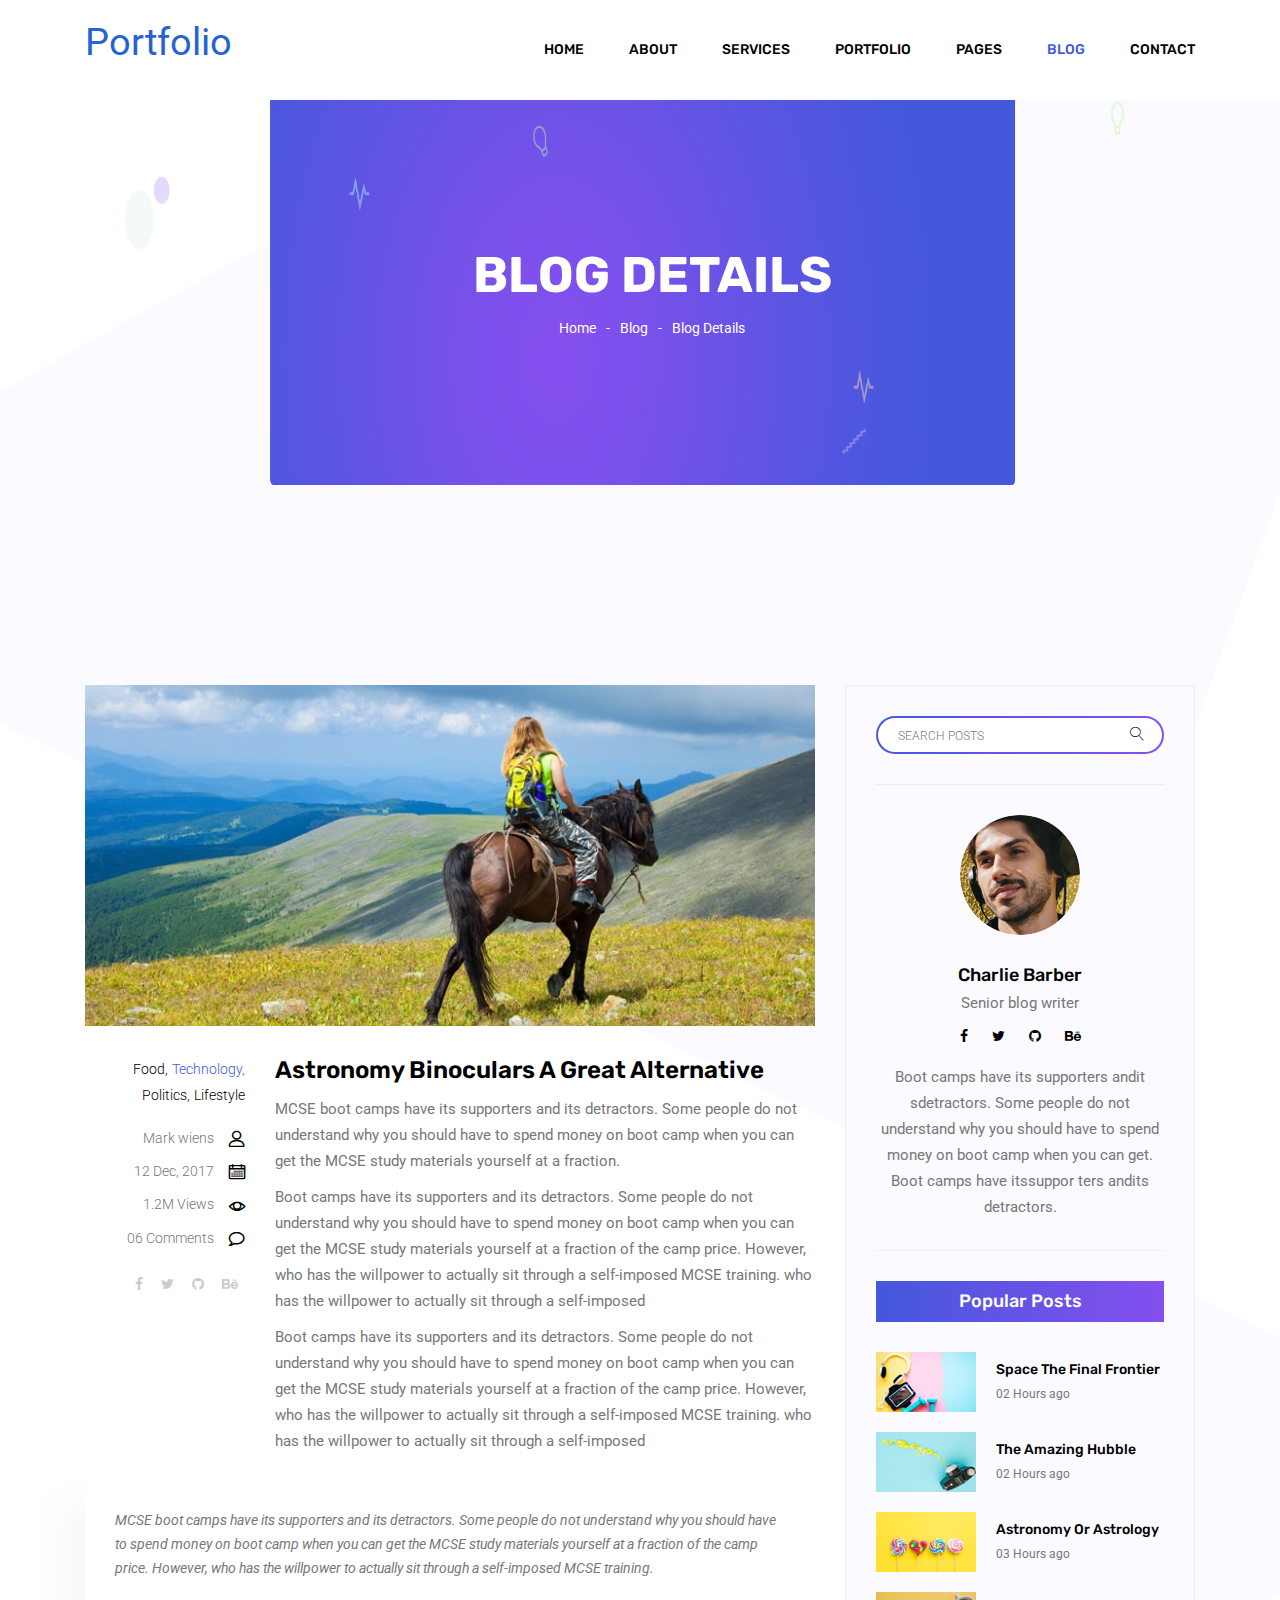
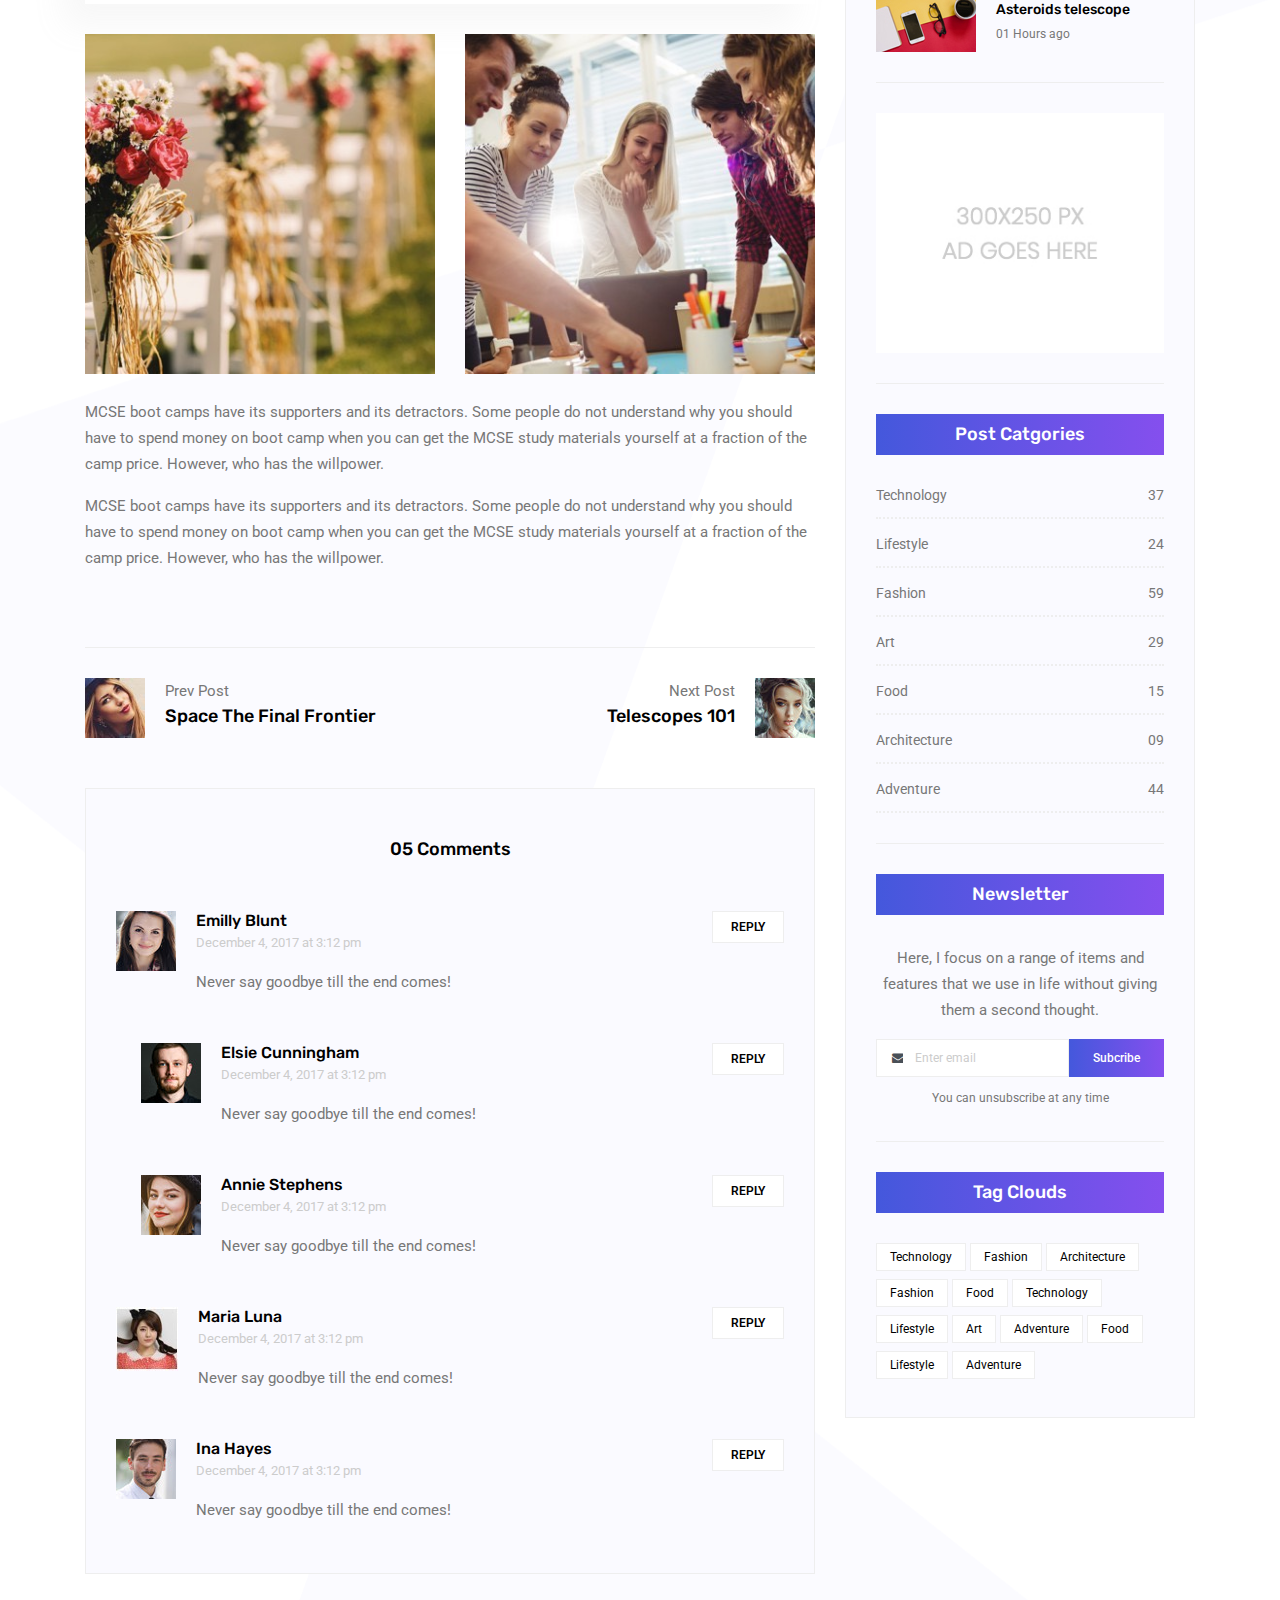
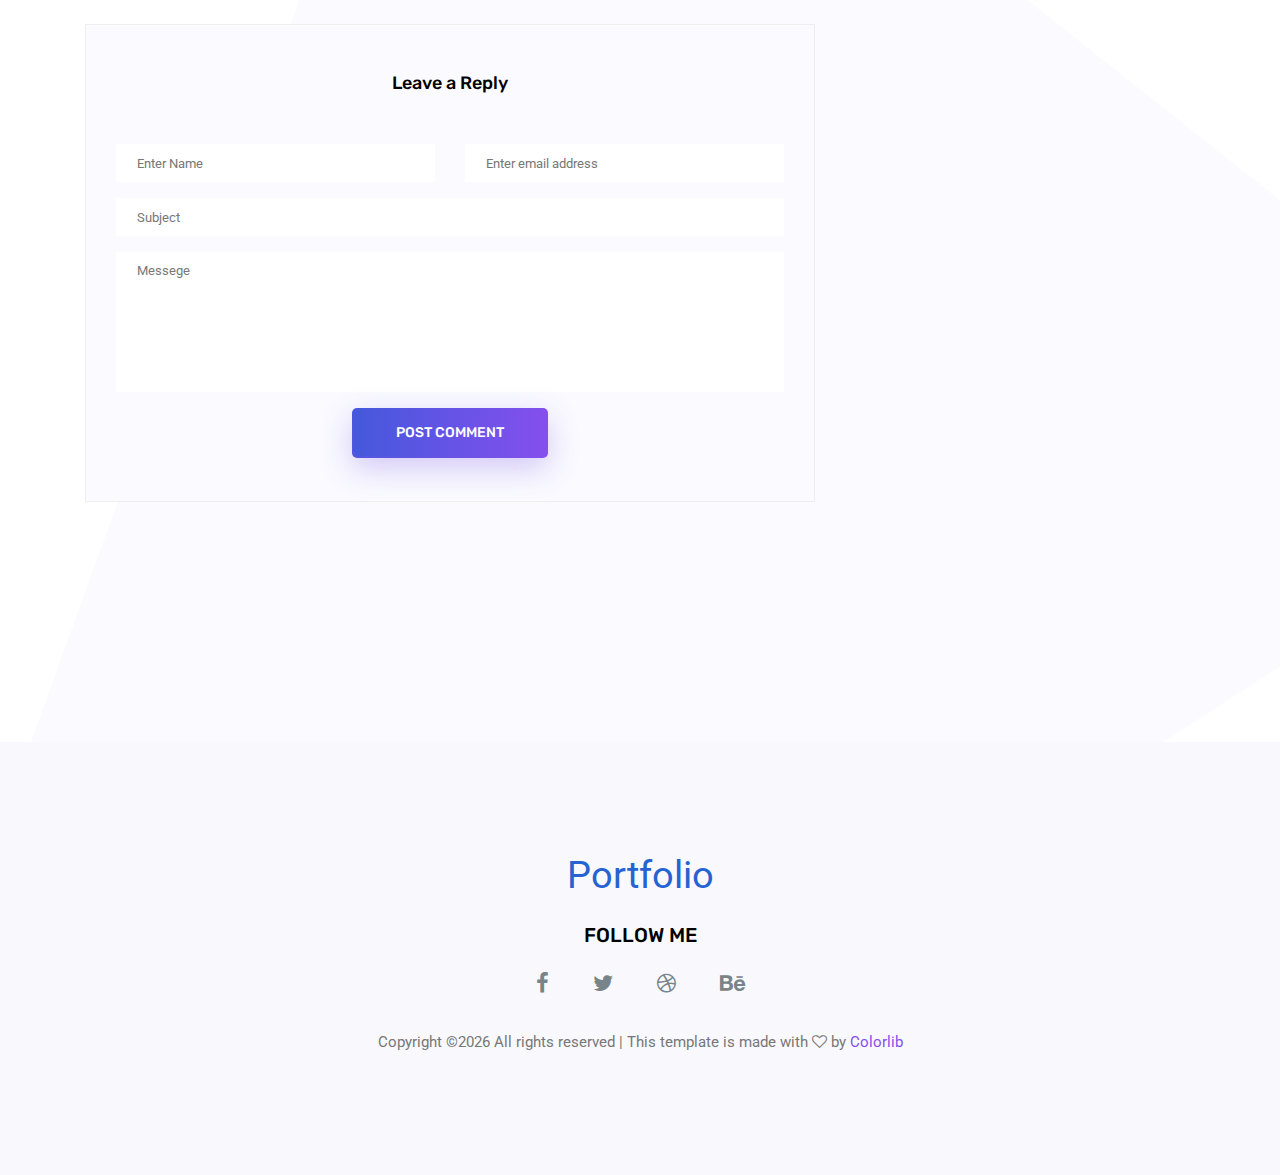
<file: single-blog.html>
<!doctype html>
<html lang="en">

<head>
	<!-- Required meta tags -->
	<meta charset="utf-8">
	<meta name="viewport" content="width=device-width, initial-scale=1, shrink-to-fit=no">
	<link rel="icon" href="img/favicon.png" type="image/png">
	<title>Blog Details</title>
	<!-- Bootstrap CSS -->
	<link rel="stylesheet" href="css/bootstrap.css">
	<link rel="stylesheet" href="vendors/linericon/style.css">
	<link rel="stylesheet" href="css/font-awesome.min.css">
	<link rel="stylesheet" href="vendors/owl-carousel/owl.carousel.min.css">
	<link rel="stylesheet" href="css/magnific-popup.css">
	<link rel="stylesheet" href="vendors/nice-select/css/nice-select.css">
	<!-- main css -->
	<link rel="stylesheet" href="css/style.css">
</head>

<body class="blog_version">

	<!--================ Start Header Area =================-->
	<header class="header_area">
		<div class="main_menu">
			<nav class="navbar navbar-expand-lg navbar-light">
				<div class="container">
					<!-- Brand and toggle get grouped for better mobile display -->
					<a class  style="color: #2663d2; font-size: 38px;"><p>Portfolio</p></a>
					<button class="navbar-toggler" type="button" data-toggle="collapse" data-target="#navbarSupportedContent"
					 aria-controls="navbarSupportedContent" aria-expanded="false" aria-label="Toggle navigation">
						<span class="icon-bar"></span>
						<span class="icon-bar"></span>
						<span class="icon-bar"></span>
					</button>
					<!-- Collect the nav links, forms, and other content for toggling -->
					<div class="collapse navbar-collapse offset" id="navbarSupportedContent">
						<ul class="nav navbar-nav menu_nav justify-content-end">
							<li class="nav-item"><a class="nav-link" href="index.html">Home</a></li>
							<li class="nav-item"><a class="nav-link" href="about.html">About</a></li>
							<li class="nav-item"><a class="nav-link" href="services.html">Services</a></li>
							<li class="nav-item"><a class="nav-link" href="portfolio.html">Portfolio</a></li>
							<li class="nav-item submenu dropdown">
								<a href="#" class="nav-link dropdown-toggle" data-toggle="dropdown" role="button" aria-haspopup="true"
								 aria-expanded="false">Pages</a>
								<ul class="dropdown-menu">
                                    <li class="nav-item"><a class="nav-link" href="elements.html">Elements</a></li>
                                    <li class="nav-item"><a class="nav-link" href="portfolio-details.html">Portfolio Details</a></li>
								</ul>
							</li>
							<li class="nav-item submenu dropdown active">
								<a href="#" class="nav-link dropdown-toggle" data-toggle="dropdown" role="button" aria-haspopup="true"
								 aria-expanded="false">Blog</a>
								<ul class="dropdown-menu">
									<li class="nav-item"><a class="nav-link" href="blog.html">Blog</a></li>
									<li class="nav-item"><a class="nav-link" href="single-blog.html">Blog Details</a></li>
								</ul>
							</li>
							<li class="nav-item"><a class="nav-link" href="contact.html">Contact</a></li>
						</ul>
					</div>
				</div>
			</nav>
		</div>
	</header>
	<!--================ End Header Area =================-->

    <!--================ Start Banner Area =================-->
    <section class="banner_area">
        <div class="banner_inner d-flex align-items-center">
            <div class="container">
                <div class="banner_content text-center">
                    <h2>Blog Details</h2>
                    <div class="page_link">
                        <a href="index.html">Home</a>
                        <a href="blog.html">Blog</a>
                        <a href="single-blog.html">Blog Details</a>
                    </div>
                </div>
            </div>
        </div>
    </section>
    <!--================ End Banner Area =================-->
    
    <!--================Blog Area =================-->
    <section class="blog_area single-post-area section_gap">
        <div class="container">
            <div class="row">
                <div class="col-lg-8 posts-list">
                    <div class="single-post row">
                        <div class="col-lg-12">
                            <div class="feature-img">
                                <img class="img-fluid" src="img/blog/feature-img1.jpg" alt="">
                            </div>									
                        </div>
                        <div class="col-lg-3  col-md-3">
                            <div class="blog_info text-right">
                                <div class="post_tag">
                                    <a href="#">Food,</a>
                                    <a class="active" href="#">Technology,</a>
                                    <a href="#">Politics,</a>
                                    <a href="#">Lifestyle</a>
                                </div>
                                <ul class="blog_meta list">
                                    <li><a href="#">Mark wiens<i class="lnr lnr-user"></i></a></li>
                                    <li><a href="#">12 Dec, 2017<i class="lnr lnr-calendar-full"></i></a></li>
                                    <li><a href="#">1.2M Views<i class="lnr lnr-eye"></i></a></li>
                                    <li><a href="#">06 Comments<i class="lnr lnr-bubble"></i></a></li>
                                </ul>
                                <ul class="social-links">
                                    <li><a href="#"><i class="fa fa-facebook"></i></a></li>
                                    <li><a href="#"><i class="fa fa-twitter"></i></a></li>
                                    <li><a href="#"><i class="fa fa-github"></i></a></li>
                                    <li><a href="#"><i class="fa fa-behance"></i></a></li>
                                </ul>
                            </div>
                        </div>
                        <div class="col-lg-9 col-md-9 blog_details">
                            <h2>Astronomy Binoculars A Great Alternative</h2>
                            <p class="excert">
                                MCSE boot camps have its supporters and its detractors. Some people do not understand why you should have to spend money on boot camp when you can get the MCSE study materials yourself at a fraction.
                            </p>
                            <p>
                                Boot camps have its supporters and its detractors. Some people do not understand why you should have to spend money on boot camp when you can get the MCSE study materials yourself at a fraction of the camp price. However, who has the willpower to actually sit through a self-imposed MCSE training. who has the willpower to actually sit through a self-imposed
                            </p>
                            <p>
                                Boot camps have its supporters and its detractors. Some people do not understand why you should have to spend money on boot camp when you can get the MCSE study materials yourself at a fraction of the camp price. However, who has the willpower to actually sit through a self-imposed MCSE training. who has the willpower to actually sit through a self-imposed
                            </p>
                        </div>
                        <div class="col-lg-12">
                            <div class="quotes">
                                MCSE boot camps have its supporters and its detractors. Some people do not understand why you should have to spend money on boot camp when you can get the MCSE study materials yourself at a fraction of the camp price. However, who has the willpower to actually sit through a self-imposed MCSE training.										
                            </div>
                            <div class="row">
                                <div class="col-6">
                                    <img class="img-fluid" src="img/blog/post-img1.jpg" alt="">
                                </div>
                                <div class="col-6">
                                    <img class="img-fluid" src="img/blog/post-img2.jpg" alt="">
                                </div>	
                                <div class="col-lg-12 mt-25">
                                    <p>
                                        MCSE boot camps have its supporters and its detractors. Some people do not understand why you should have to spend money on boot camp when you can get the MCSE study materials yourself at a fraction of the camp price. However, who has the willpower.
                                    </p>
                                    <p>
                                        MCSE boot camps have its supporters and its detractors. Some people do not understand why you should have to spend money on boot camp when you can get the MCSE study materials yourself at a fraction of the camp price. However, who has the willpower.
                                    </p>											
                                </div>									
                            </div>
                        </div>
                    </div>
                    <div class="navigation-area">
                        <div class="row">
                            <div class="col-lg-6 col-md-6 col-12 nav-left flex-row d-flex justify-content-start align-items-center">
                                <div class="thumb">
                                    <a href="#"><img class="img-fluid" src="img/blog/prev.jpg" alt=""></a>
                                </div>
                                <div class="arrow">
                                    <a href="#"><span class="lnr text-white lnr-arrow-left"></span></a>
                                </div>
                                <div class="detials">
                                    <p>Prev Post</p>
                                    <a href="#"><h4>Space The Final Frontier</h4></a>
                                </div>
                            </div>
                            <div class="col-lg-6 col-md-6 col-12 nav-right flex-row d-flex justify-content-end align-items-center">
                                <div class="detials">
                                    <p>Next Post</p>
                                    <a href="#"><h4>Telescopes 101</h4></a>
                                </div>
                                <div class="arrow">
                                    <a href="#"><span class="lnr text-white lnr-arrow-right"></span></a>
                                </div>
                                <div class="thumb">
                                    <a href="#"><img class="img-fluid" src="img/blog/next.jpg" alt=""></a>
                                </div>										
                            </div>									
                        </div>
                    </div>
                    <div class="comments-area">
                        <h4>05 Comments</h4>
                        <div class="comment-list">
                            <div class="single-comment justify-content-between d-flex">
                                <div class="user justify-content-between d-flex">
                                    <div class="thumb">
                                        <img src="img/blog/c1.jpg" alt="">
                                    </div>
                                    <div class="desc">
                                        <h5><a href="#">Emilly Blunt</a></h5>
                                        <p class="date">December 4, 2017 at 3:12 pm </p>
                                        <p class="comment">
                                            Never say goodbye till the end comes!
                                        </p>
                                    </div>
                                </div>
                                <div class="reply-btn">
                                        <a href="" class="btn-reply text-uppercase">reply</a> 
                                </div>
                            </div>
                        </div>	
                        <div class="comment-list left-padding">
                            <div class="single-comment justify-content-between d-flex">
                                <div class="user justify-content-between d-flex">
                                    <div class="thumb">
                                        <img src="img/blog/c2.jpg" alt="">
                                    </div>
                                    <div class="desc">
                                        <h5><a href="#">Elsie Cunningham</a></h5>
                                        <p class="date">December 4, 2017 at 3:12 pm </p>
                                        <p class="comment">
                                            Never say goodbye till the end comes!
                                        </p>
                                    </div>
                                </div>
                                <div class="reply-btn">
                                        <a href="" class="btn-reply text-uppercase">reply</a> 
                                </div>
                            </div>
                        </div>	
                        <div class="comment-list left-padding">
                            <div class="single-comment justify-content-between d-flex">
                                <div class="user justify-content-between d-flex">
                                    <div class="thumb">
                                        <img src="img/blog/c3.jpg" alt="">
                                    </div>
                                    <div class="desc">
                                        <h5><a href="#">Annie Stephens</a></h5>
                                        <p class="date">December 4, 2017 at 3:12 pm </p>
                                        <p class="comment">
                                            Never say goodbye till the end comes!
                                        </p>
                                    </div>
                                </div>
                                <div class="reply-btn">
                                        <a href="" class="btn-reply text-uppercase">reply</a> 
                                </div>
                            </div>
                        </div>	
                        <div class="comment-list">
                            <div class="single-comment justify-content-between d-flex">
                                <div class="user justify-content-between d-flex">
                                    <div class="thumb">
                                        <img src="img/blog/c4.jpg" alt="">
                                    </div>
                                    <div class="desc">
                                        <h5><a href="#">Maria Luna</a></h5>
                                        <p class="date">December 4, 2017 at 3:12 pm </p>
                                        <p class="comment">
                                            Never say goodbye till the end comes!
                                        </p>
                                    </div>
                                </div>
                                <div class="reply-btn">
                                        <a href="" class="btn-reply text-uppercase">reply</a> 
                                </div>
                            </div>
                        </div>	
                        <div class="comment-list">
                            <div class="single-comment justify-content-between d-flex">
                                <div class="user justify-content-between d-flex">
                                    <div class="thumb">
                                        <img src="img/blog/c5.jpg" alt="">
                                    </div>
                                    <div class="desc">
                                        <h5><a href="#">Ina Hayes</a></h5>
                                        <p class="date">December 4, 2017 at 3:12 pm </p>
                                        <p class="comment">
                                            Never say goodbye till the end comes!
                                        </p>
                                    </div>
                                </div>
                                <div class="reply-btn">
                                        <a href="" class="btn-reply text-uppercase">reply</a> 
                                </div>
                            </div>
                        </div>	                                             				
                    </div>
                    <div class="comment-form">
                        <h4>Leave a Reply</h4>
                        <form>
                            <div class="form-group form-inline">
                                <div class="form-group col-lg-6 col-md-6 name">
                                <input type="text" class="form-control" id="name" placeholder="Enter Name" onfocus="this.placeholder = ''" onblur="this.placeholder = 'Enter Name'">
                                </div>
                                <div class="form-group col-lg-6 col-md-6 email">
                                <input type="email" class="form-control" id="email" placeholder="Enter email address" onfocus="this.placeholder = ''" onblur="this.placeholder = 'Enter email address'">
                                </div>										
                            </div>
                            <div class="form-group">
                                <input type="text" class="form-control" id="subject" placeholder="Subject" onfocus="this.placeholder = ''" onblur="this.placeholder = 'Subject'">
                            </div>
                            <div class="form-group">
                                <textarea class="form-control mb-10" rows="5" name="message" placeholder="Messege" onfocus="this.placeholder = ''" onblur="this.placeholder = 'Messege'" required=""></textarea>
                            </div>
                            <a href="#" class="primary-btn primary_btn"><span>Post Comment</span></a>	
                        </form>
                    </div>
                </div>
                <div class="col-lg-4">
                    <div class="blog_right_sidebar">
                        <aside class="single_sidebar_widget search_widget">
                            <div class="input-group">
                                <input type="text" class="form-control" placeholder="Search Posts">
                                <span class="input-group-btn">
                                    <button class="btn btn-default" type="button"><i class="lnr lnr-magnifier"></i></button>
                                </span>
                            </div><!-- /input-group -->
                            <div class="br"></div>
                        </aside>
                        <aside class="single_sidebar_widget author_widget">
                            <img class="author_img rounded-circle" src="img/blog/author.png" alt="">
                            <h4>Charlie Barber</h4>
                            <p>Senior blog writer</p>
                            <div class="social_icon">
                                <a href="#"><i class="fa fa-facebook"></i></a>
                                <a href="#"><i class="fa fa-twitter"></i></a>
                                <a href="#"><i class="fa fa-github"></i></a>
                                <a href="#"><i class="fa fa-behance"></i></a>
                            </div>
                            <p>Boot camps have its supporters andit sdetractors. Some people do not understand why you should have to spend money on boot camp when you can get. Boot camps have itssuppor ters andits detractors.</p>
                            <div class="br"></div>
                        </aside>
                        <aside class="single_sidebar_widget popular_post_widget">
                            <h3 class="widget_title">Popular Posts</h3>
                            <div class="media post_item">
                                <img src="img/blog/popular-post/post1.jpg" alt="post">
                                <div class="media-body">
                                    <a href="blog-details.html"><h3>Space The Final Frontier</h3></a>
                                    <p>02 Hours ago</p>
                                </div>
                            </div>
                            <div class="media post_item">
                                <img src="img/blog/popular-post/post2.jpg" alt="post">
                                <div class="media-body">
                                    <a href="blog-details.html"><h3>The Amazing Hubble</h3></a>
                                    <p>02 Hours ago</p>
                                </div>
                            </div>
                            <div class="media post_item">
                                <img src="img/blog/popular-post/post3.jpg" alt="post">
                                <div class="media-body">
                                    <a href="blog-details.html"><h3>Astronomy Or Astrology</h3></a>
                                    <p>03 Hours ago</p>
                                </div>
                            </div>
                            <div class="media post_item">
                                <img src="img/blog/popular-post/post4.jpg" alt="post">
                                <div class="media-body">
                                    <a href="blog-details.html"><h3>Asteroids telescope</h3></a>
                                    <p>01 Hours ago</p>
                                </div>
                            </div>
                            <div class="br"></div>
                        </aside>
                        <aside class="single_sidebar_widget ads_widget">
                            <a href="#"><img class="img-fluid" src="img/blog/add.jpg" alt=""></a>
                            <div class="br"></div>
                        </aside>
                        <aside class="single_sidebar_widget post_category_widget">
                            <h4 class="widget_title">Post Catgories</h4>
                            <ul class="list cat-list">
                                <li>
                                    <a href="#" class="d-flex justify-content-between">
                                        <p>Technology</p>
                                        <p>37</p>
                                    </a>
                                </li>
                                <li>
                                    <a href="#" class="d-flex justify-content-between">
                                        <p>Lifestyle</p>
                                        <p>24</p>
                                    </a>
                                </li>
                                <li>
                                    <a href="#" class="d-flex justify-content-between">
                                        <p>Fashion</p>
                                        <p>59</p>
                                    </a>
                                </li>
                                <li>
                                    <a href="#" class="d-flex justify-content-between">
                                        <p>Art</p>
                                        <p>29</p>
                                    </a>
                                </li>
                                <li>
                                    <a href="#" class="d-flex justify-content-between">
                                        <p>Food</p>
                                        <p>15</p>
                                    </a>
                                </li>
                                <li>
                                    <a href="#" class="d-flex justify-content-between">
                                        <p>Architecture</p>
                                        <p>09</p>
                                    </a>
                                </li>
                                <li>
                                    <a href="#" class="d-flex justify-content-between">
                                        <p>Adventure</p>
                                        <p>44</p>
                                    </a>
                                </li>															
                            </ul>
                            <div class="br"></div>
                        </aside>
                        <aside class="single-sidebar-widget newsletter_widget">
                            <h4 class="widget_title">Newsletter</h4>
                            <p>
                            Here, I focus on a range of items and features that we use in life without
                            giving them a second thought.
                            </p>
                            <div class="form-group d-flex flex-row">
                                <div class="input-group">
                                    <div class="input-group-prepend">
                                        <div class="input-group-text"><i class="fa fa-envelope" aria-hidden="true"></i></div>
                                    </div>
                                    <input type="text" class="form-control" id="inlineFormInputGroup" placeholder="Enter email" onfocus="this.placeholder = ''" onblur="this.placeholder = 'Enter email'">
                                </div>
                                <a href="#" class="bbtns">Subcribe</a>
                            </div>	
                            <p class="text-bottom">You can unsubscribe at any time</p>	
                            <div class="br"></div>							
                        </aside>
                        <aside class="single-sidebar-widget tag_cloud_widget">
                            <h4 class="widget_title">Tag Clouds</h4>
                            <ul class="list">
                                <li><a href="#">Technology</a></li>
                                <li><a href="#">Fashion</a></li>
                                <li><a href="#">Architecture</a></li>
                                <li><a href="#">Fashion</a></li>
                                <li><a href="#">Food</a></li>
                                <li><a href="#">Technology</a></li>
                                <li><a href="#">Lifestyle</a></li>
                                <li><a href="#">Art</a></li>
                                <li><a href="#">Adventure</a></li>
                                <li><a href="#">Food</a></li>
                                <li><a href="#">Lifestyle</a></li>
                                <li><a href="#">Adventure</a></li>
                            </ul>
                        </aside>
                    </div>
                </div>
            </div>
        </div>
    </section>
    <!--================Blog Area =================-->
        
    <!--================Footer Area =================-->
	<footer class="footer_area">
        <div class="container">
            <div class="row justify-content-center">
                <div class="col-lg-12">
                    <div class="footer_top flex-column">
                        <div class="footer_logo">
                            <a class  style="color: #2663d2; font-size: 38px;"><p>Portfolio</p></a>
                            </a>
                            <h4>Follow Me</h4>
                        </div>
                        <div class="footer_social">
                            <a href="#"><i class="fa fa-facebook"></i></a>
                            <a href="#"><i class="fa fa-twitter"></i></a>
                            <a href="#"><i class="fa fa-dribbble"></i></a>
                            <a href="#"><i class="fa fa-behance"></i></a>
                        </div>
                    </div>
                </div>
            </div>
            <div class="row footer_bottom justify-content-center">
                <p class="col-lg-8 col-sm-12 footer-text">
                    <!-- Link back to Colorlib can't be removed. Template is licensed under CC BY 3.0. -->
Copyright &copy;<script>document.write(new Date().getFullYear());</script> All rights reserved | This template is made with <i class="fa fa-heart-o" aria-hidden="true"></i> by <a href="https://colorlib.com" target="_blank">Colorlib</a>
<!-- Link back to Colorlib can't be removed. Template is licensed under CC BY 3.0. --></p>
            </div>
        </div>
    </footer>
    <!--================End Footer Area =================-->
       
        <!-- Optional JavaScript -->
        <!-- jQuery first, then Popper.js, then Bootstrap JS -->
        <script src="js/jquery-3.2.1.min.js"></script>
        <script src="js/popper.js"></script>
        <script src="js/bootstrap.min.js"></script>
        <script src="js/stellar.js"></script>
        <script src="vendors/lightbox/simpleLightbox.min.js"></script>
        <script src="vendors/nice-select/js/jquery.nice-select.min.js"></script>
        <script src="vendors/isotope/imagesloaded.pkgd.min.js"></script>
        <script src="vendors/isotope/isotope-min.js"></script>
        <script src="vendors/owl-carousel/owl.carousel.min.js"></script>
        <script src="js/jquery.ajaxchimp.min.js"></script>
        <script src="js/mail-script.js"></script>
        <script src="js/theme.js"></script>
    </body>
    </html>
</file>
<file: vendors/linericon/style.css>
@font-face {
	font-family: 'Linearicons-Free';
	src:url('fonts/Linearicons-Free.eot?w118d');
	src:url('fonts/Linearicons-Free.eot?#iefixw118d') format('embedded-opentype'),
		url('fonts/Linearicons-Free.woff2?w118d') format('woff2'),
		url('fonts/Linearicons-Free.woff?w118d') format('woff'),
		url('fonts/Linearicons-Free.ttf?w118d') format('truetype'),
		url('fonts/Linearicons-Free.svg?w118d#Linearicons-Free') format('svg');
	font-weight: normal;
	font-style: normal;
}

.lnr {
	font-family: 'Linearicons-Free';
	speak: none;
	font-style: normal;
	font-weight: normal;
	font-variant: normal;
	text-transform: none;
	line-height: 1;

	/* Better Font Rendering =========== */
	-webkit-font-smoothing: antialiased;
	-moz-osx-font-smoothing: grayscale;
}

.lnr-home:before {
	content: "\e800";
}
.lnr-apartment:before {
	content: "\e801";
}
.lnr-pencil:before {
	content: "\e802";
}
.lnr-magic-wand:before {
	content: "\e803";
}
.lnr-drop:before {
	content: "\e804";
}
.lnr-lighter:before {
	content: "\e805";
}
.lnr-poop:before {
	content: "\e806";
}
.lnr-sun:before {
	content: "\e807";
}
.lnr-moon:before {
	content: "\e808";
}
.lnr-cloud:before {
	content: "\e809";
}
.lnr-cloud-upload:before {
	content: "\e80a";
}
.lnr-cloud-download:before {
	content: "\e80b";
}
.lnr-cloud-sync:before {
	content: "\e80c";
}
.lnr-cloud-check:before {
	content: "\e80d";
}
.lnr-database:before {
	content: "\e80e";
}
.lnr-lock:before {
	content: "\e80f";
}
.lnr-cog:before {
	content: "\e810";
}
.lnr-trash:before {
	content: "\e811";
}
.lnr-dice:before {
	content: "\e812";
}
.lnr-heart:before {
	content: "\e813";
}
.lnr-star:before {
	content: "\e814";
}
.lnr-star-half:before {
	content: "\e815";
}
.lnr-star-empty:before {
	content: "\e816";
}
.lnr-flag:before {
	content: "\e817";
}
.lnr-envelope:before {
	content: "\e818";
}
.lnr-paperclip:before {
	content: "\e819";
}
.lnr-inbox:before {
	content: "\e81a";
}
.lnr-eye:before {
	content: "\e81b";
}
.lnr-printer:before {
	content: "\e81c";
}
.lnr-file-empty:before {
	content: "\e81d";
}
.lnr-file-add:before {
	content: "\e81e";
}
.lnr-enter:before {
	content: "\e81f";
}
.lnr-exit:before {
	content: "\e820";
}
.lnr-graduation-hat:before {
	content: "\e821";
}
.lnr-license:before {
	content: "\e822";
}
.lnr-music-note:before {
	content: "\e823";
}
.lnr-film-play:before {
	content: "\e824";
}
.lnr-camera-video:before {
	content: "\e825";
}
.lnr-camera:before {
	content: "\e826";
}
.lnr-picture:before {
	content: "\e827";
}
.lnr-book:before {
	content: "\e828";
}
.lnr-bookmark:before {
	content: "\e829";
}
.lnr-user:before {
	content: "\e82a";
}
.lnr-users:before {
	content: "\e82b";
}
.lnr-shirt:before {
	content: "\e82c";
}
.lnr-store:before {
	content: "\e82d";
}
.lnr-cart:before {
	content: "\e82e";
}
.lnr-tag:before {
	content: "\e82f";
}
.lnr-phone-handset:before {
	content: "\e830";
}
.lnr-phone:before {
	content: "\e831";
}
.lnr-pushpin:before {
	content: "\e832";
}
.lnr-map-marker:before {
	content: "\e833";
}
.lnr-map:before {
	content: "\e834";
}
.lnr-location:before {
	content: "\e835";
}
.lnr-calendar-full:before {
	content: "\e836";
}
.lnr-keyboard:before {
	content: "\e837";
}
.lnr-spell-check:before {
	content: "\e838";
}
.lnr-screen:before {
	content: "\e839";
}
.lnr-smartphone:before {
	content: "\e83a";
}
.lnr-tablet:before {
	content: "\e83b";
}
.lnr-laptop:before {
	content: "\e83c";
}
.lnr-laptop-phone:before {
	content: "\e83d";
}
.lnr-power-switch:before {
	content: "\e83e";
}
.lnr-bubble:before {
	content: "\e83f";
}
.lnr-heart-pulse:before {
	content: "\e840";
}
.lnr-construction:before {
	content: "\e841";
}
.lnr-pie-chart:before {
	content: "\e842";
}
.lnr-chart-bars:before {
	content: "\e843";
}
.lnr-gift:before {
	content: "\e844";
}
.lnr-diamond:before {
	content: "\e845";
}
.lnr-linearicons:before {
	content: "\e846";
}
.lnr-dinner:before {
	content: "\e847";
}
.lnr-coffee-cup:before {
	content: "\e848";
}
.lnr-leaf:before {
	content: "\e849";
}
.lnr-paw:before {
	content: "\e84a";
}
.lnr-rocket:before {
	content: "\e84b";
}
.lnr-briefcase:before {
	content: "\e84c";
}
.lnr-bus:before {
	content: "\e84d";
}
.lnr-car:before {
	content: "\e84e";
}
.lnr-train:before {
	content: "\e84f";
}
.lnr-bicycle:before {
	content: "\e850";
}
.lnr-wheelchair:before {
	content: "\e851";
}
.lnr-select:before {
	content: "\e852";
}
.lnr-earth:before {
	content: "\e853";
}
.lnr-smile:before {
	content: "\e854";
}
.lnr-sad:before {
	content: "\e855";
}
.lnr-neutral:before {
	content: "\e856";
}
.lnr-mustache:before {
	content: "\e857";
}
.lnr-alarm:before {
	content: "\e858";
}
.lnr-bullhorn:before {
	content: "\e859";
}
.lnr-volume-high:before {
	content: "\e85a";
}
.lnr-volume-medium:before {
	content: "\e85b";
}
.lnr-volume-low:before {
	content: "\e85c";
}
.lnr-volume:before {
	content: "\e85d";
}
.lnr-mic:before {
	content: "\e85e";
}
.lnr-hourglass:before {
	content: "\e85f";
}
.lnr-undo:before {
	content: "\e860";
}
.lnr-redo:before {
	content: "\e861";
}
.lnr-sync:before {
	content: "\e862";
}
.lnr-history:before {
	content: "\e863";
}
.lnr-clock:before {
	content: "\e864";
}
.lnr-download:before {
	content: "\e865";
}
.lnr-upload:before {
	content: "\e866";
}
.lnr-enter-down:before {
	content: "\e867";
}
.lnr-exit-up:before {
	content: "\e868";
}
.lnr-bug:before {
	content: "\e869";
}
.lnr-code:before {
	content: "\e86a";
}
.lnr-link:before {
	content: "\e86b";
}
.lnr-unlink:before {
	content: "\e86c";
}
.lnr-thumbs-up:before {
	content: "\e86d";
}
.lnr-thumbs-down:before {
	content: "\e86e";
}
.lnr-magnifier:before {
	content: "\e86f";
}
.lnr-cross:before {
	content: "\e870";
}
.lnr-menu:before {
	content: "\e871";
}
.lnr-list:before {
	content: "\e872";
}
.lnr-chevron-up:before {
	content: "\e873";
}
.lnr-chevron-down:before {
	content: "\e874";
}
.lnr-chevron-left:before {
	content: "\e875";
}
.lnr-chevron-right:before {
	content: "\e876";
}
.lnr-arrow-up:before {
	content: "\e877";
}
.lnr-arrow-down:before {
	content: "\e878";
}
.lnr-arrow-left:before {
	content: "\e879";
}
.lnr-arrow-right:before {
	content: "\e87a";
}
.lnr-move:before {
	content: "\e87b";
}
.lnr-warning:before {
	content: "\e87c";
}
.lnr-question-circle:before {
	content: "\e87d";
}
.lnr-menu-circle:before {
	content: "\e87e";
}
.lnr-checkmark-circle:before {
	content: "\e87f";
}
.lnr-cross-circle:before {
	content: "\e880";
}
.lnr-plus-circle:before {
	content: "\e881";
}
.lnr-circle-minus:before {
	content: "\e882";
}
.lnr-arrow-up-circle:before {
	content: "\e883";
}
.lnr-arrow-down-circle:before {
	content: "\e884";
}
.lnr-arrow-left-circle:before {
	content: "\e885";
}
.lnr-arrow-right-circle:before {
	content: "\e886";
}
.lnr-chevron-up-circle:before {
	content: "\e887";
}
.lnr-chevron-down-circle:before {
	content: "\e888";
}
.lnr-chevron-left-circle:before {
	content: "\e889";
}
.lnr-chevron-right-circle:before {
	content: "\e88a";
}
.lnr-crop:before {
	content: "\e88b";
}
.lnr-frame-expand:before {
	content: "\e88c";
}
.lnr-frame-contract:before {
	content: "\e88d";
}
.lnr-layers:before {
	content: "\e88e";
}
.lnr-funnel:before {
	content: "\e88f";
}
.lnr-text-format:before {
	content: "\e890";
}
.lnr-text-format-remove:before {
	content: "\e891";
}
.lnr-text-size:before {
	content: "\e892";
}
.lnr-bold:before {
	content: "\e893";
}
.lnr-italic:before {
	content: "\e894";
}
.lnr-underline:before {
	content: "\e895";
}
.lnr-strikethrough:before {
	content: "\e896";
}
.lnr-highlight:before {
	content: "\e897";
}
.lnr-text-align-left:before {
	content: "\e898";
}
.lnr-text-align-center:before {
	content: "\e899";
}
.lnr-text-align-right:before {
	content: "\e89a";
}
.lnr-text-align-justify:before {
	content: "\e89b";
}
.lnr-line-spacing:before {
	content: "\e89c";
}
.lnr-indent-increase:before {
	content: "\e89d";
}
.lnr-indent-decrease:before {
	content: "\e89e";
}
.lnr-pilcrow:before {
	content: "\e89f";
}
.lnr-direction-ltr:before {
	content: "\e8a0";
}
.lnr-direction-rtl:before {
	content: "\e8a1";
}
.lnr-page-break:before {
	content: "\e8a2";
}
.lnr-sort-alpha-asc:before {
	content: "\e8a3";
}
.lnr-sort-amount-asc:before {
	content: "\e8a4";
}
.lnr-hand:before {
	content: "\e8a5";
}
.lnr-pointer-up:before {
	content: "\e8a6";
}
.lnr-pointer-right:before {
	content: "\e8a7";
}
.lnr-pointer-down:before {
	content: "\e8a8";
}
.lnr-pointer-left:before {
	content: "\e8a9";
}
</file>
<file: vendors/nice-select/css/nice-select.css>
.nice-select {
  -webkit-tap-highlight-color: transparent;
  background-color: #fff;
  border-radius: 5px;
  border: solid 1px #e8e8e8;
  box-sizing: border-box;
  clear: both;
  cursor: pointer;
  display: block;
  float: left;
  font-family: inherit;
  font-size: 14px;
  font-weight: normal;
  height: 42px;
  line-height: 40px;
  outline: none;
  padding-left: 18px;
  padding-right: 30px;
  position: relative;
  text-align: left !important;
  -webkit-transition: all 0.2s ease-in-out;
  transition: all 0.2s ease-in-out;
  -webkit-user-select: none;
     -moz-user-select: none;
      -ms-user-select: none;
          user-select: none;
  white-space: nowrap;
  width: auto; }
  .nice-select:hover {
    border-color: #dbdbdb; }
  .nice-select:active, .nice-select.open, .nice-select:focus {
    border-color: #999; }
  .nice-select:after {
    border-bottom: 2px solid #999;
    border-right: 2px solid #999;
    content: '';
    display: block;
    height: 5px;
    margin-top: -4px;
    pointer-events: none;
    position: absolute;
    right: 12px;
    top: 50%;
    -webkit-transform-origin: 66% 66%;
        -ms-transform-origin: 66% 66%;
            transform-origin: 66% 66%;
    -webkit-transform: rotate(45deg);
        -ms-transform: rotate(45deg);
            transform: rotate(45deg);
    -webkit-transition: all 0.15s ease-in-out;
    transition: all 0.15s ease-in-out;
    width: 5px; }
  .nice-select.open:after {
    -webkit-transform: rotate(-135deg);
        -ms-transform: rotate(-135deg);
            transform: rotate(-135deg); }
  .nice-select.open .list {
    opacity: 1;
    pointer-events: auto;
    -webkit-transform: scale(1) translateY(0);
        -ms-transform: scale(1) translateY(0);
            transform: scale(1) translateY(0); }
  .nice-select.disabled {
    border-color: #ededed;
    color: #999;
    pointer-events: none; }
    .nice-select.disabled:after {
      border-color: #cccccc; }
  .nice-select.wide {
    width: 100%; }
    .nice-select.wide .list {
      left: 0 !important;
      right: 0 !important; }
  .nice-select.right {
    float: right; }
    .nice-select.right .list {
      left: auto;
      right: 0; }
  .nice-select.small {
    font-size: 12px;
    height: 36px;
    line-height: 34px; }
    .nice-select.small:after {
      height: 4px;
      width: 4px; }
    .nice-select.small .option {
      line-height: 34px;
      min-height: 34px; }
  .nice-select .list {
    background-color: #fff;
    border-radius: 5px;
    box-shadow: 0 0 0 1px rgba(68, 68, 68, 0.11);
    box-sizing: border-box;
    margin-top: 4px;
    opacity: 0;
    overflow: hidden;
    padding: 0;
    pointer-events: none;
    position: absolute;
    top: 100%;
    left: 0;
    -webkit-transform-origin: 50% 0;
        -ms-transform-origin: 50% 0;
            transform-origin: 50% 0;
    -webkit-transform: scale(0.75) translateY(-21px);
        -ms-transform: scale(0.75) translateY(-21px);
            transform: scale(0.75) translateY(-21px);
    -webkit-transition: all 0.2s cubic-bezier(0.5, 0, 0, 1.25), opacity 0.15s ease-out;
    transition: all 0.2s cubic-bezier(0.5, 0, 0, 1.25), opacity 0.15s ease-out;
    z-index: 9; }
    .nice-select .list:hover .option:not(:hover) {
      background-color: transparent !important; }
  .nice-select .option {
    cursor: pointer;
    font-weight: 400;
    line-height: 40px;
    list-style: none;
    min-height: 40px;
    outline: none;
    padding-left: 18px;
    padding-right: 29px;
    text-align: left;
    -webkit-transition: all 0.2s;
    transition: all 0.2s; }
    .nice-select .option:hover, .nice-select .option.focus, .nice-select .option.selected.focus {
      background-color: #f6f6f6; }
    .nice-select .option.selected {
      font-weight: bold; }
    .nice-select .option.disabled {
      background-color: transparent;
      color: #999;
      cursor: default; }

.no-csspointerevents .nice-select .list {
  display: none; }

.no-csspointerevents .nice-select.open .list {
  display: block; }
</file>
<file: css/style.css>
/*----------------------------------------------------
@File: Default Styles
@Author: SPONDON IT

This file contains the styling for the actual theme, this
is the file you need to edit to change the look of the
theme.
---------------------------------------------------- */
/*=====================================================================
@Template Name: HostHub Construction 
@Developed By: Naim Lasker
Author E-mail: naimlasker@gmail.com

=====================================================================*/
/*----------------------------------------------------*/
/*font Variables*/
/*Color Variables*/
/*=================== fonts ====================*/
@import url("https://fonts.googleapis.com/css?family=Roboto:400,500|Rubik:500,700");
/*---------------------------------------------------- */
/*----------------------------------------------------*/
/* Medium Layout: 1280px */
/* Tablet Layout: 768px */
/* Mobile Layout: 320px */
/* Wide Mobile Layout: 480px */
/*---------------------------------------------------- */
/*----------------------------------------------------*/
body {
  line-height: 26px;
  font-size: 15px;
  font-family: "Roboto", sans-serif;
  font-weight: 400;
  color: #777777;
  background: url(../img/body-bg.png) no-repeat center; }

h1,
h2,
h3,
h4,
h5,
h6 {
  font-family: "Rubik", sans-serif;
  font-weight: 500;
  color: #000000; }

.list {
  list-style: none;
  margin: 0px;
  padding: 0px; }

a {
  text-decoration: none;
  transition: all 0.3s ease-in-out; }
  a:hover, a:focus {
    text-decoration: none;
    outline: none; }

button:focus {
  outline: none;
  box-shadow: none; }

.mt-25 {
  margin-top: 25px; }

.p0 {
  padding-left: 0px;
  padding-right: 0px; }

.white_bg {
  background: #fff !important; }

.mb-50 {
  margin-bottom: 50px; }

.ml-15 {
  margin-left: 15px; }

.ml-20 {
  margin-left: 20px; }

.mt-50 {
  margin-top: 50px; }

/*---------------------------------------------------- */
/*----------------------------------------------------*/
.section_gap {
  padding: 200px 0; }
  @media (max-width: 1199px) {
    .section_gap {
      padding: 80px 0; } }

.section_gap_top {
  padding-top: 200px; }
  @media (max-width: 1199px) {
    .section_gap_top {
      padding-top: 80px; } }

.section_gap_bottom {
  padding-bottom: 200px; }
  @media (max-width: 1199px) {
    .section_gap_bottom {
      padding-bottom: 80px; } }

/* Main Title Area css
============================================================================================ */
.main_title {
  text-align: center;
  margin-bottom: 100px; }
  @media (max-width: 1199px) {
    .main_title {
      margin-bottom: 50px; } }
  .main_title h2 {
    font-size: 36px;
    font-weight: 700;
    margin-bottom: 15px;
    line-height: 50px;
    text-transform: uppercase; }
    @media (max-width: 991px) {
      .main_title h2 br {
        display: none; } }
    @media (max-width: 767px) {
      .main_title h2 {
        font-size: 30px;
        line-height: 34px; } }
  .main_title p {
    margin-bottom: 0px; }
    @media (max-width: 991px) {
      .main_title p br {
        display: none; } }
  .main_title.white h2 {
    color: #fff; }
  .main_title.white p {
    color: #fff;
    opacity: .6; }

/* End Main Title Area css
============================================================================================ */
/* Start Gradient Area css
============================================================================================ */
.gradient-bg, .header_area .navbar .nav .nav-item.submenu ul .nav-item:hover .nav-link, .blog_right_sidebar .widget_title, .blog_right_sidebar .newsletter_widget .bbtns, .blog_right_sidebar .tag_cloud_widget ul li a:hover, .blog-pagination .page-item.active .page-link, .blog-pagination .page-link:hover, .comments-area .btn-reply:hover {
  background: -webkit-linear-gradient(90deg, #4458dc 0%, #854fee 100%);
  background: -moz-linear-gradient(90deg, #4458dc 0%, #854fee 100%);
  background: -o-linear-gradient(90deg, #4458dc 0%, #854fee 100%);
  background: linear-gradient(90deg, #4458dc 0%, #854fee 100%); }

.border-gradient {
  border-image: -webkit-linear-gradient(90deg, #4458dc 0%, #854fee 100%);
  border-image: -moz-linear-gradient(90deg, #4458dc 0%, #854fee 100%);
  border-image: -o-linear-gradient(90deg, #4458dc 0%, #854fee 100%);
  border-image: linear-gradient(90deg, #4458dc 0%, #854fee 100%); }

.gradient-bg2 {
  background: -webkit-linear-gradient(90deg, #4458dc 0%, #854fee 100%);
  background: -moz-linear-gradient(90deg, #4458dc 0%, #854fee 100%);
  background: -o-linear-gradient(90deg, #4458dc 0%, #854fee 100%);
  background: linear-gradient(90deg, #4458dc 0%, #854fee 100%); }

.gradient-color, .contact_info .info_item i {
  background: -webkit-linear-gradient(90deg, #4458dc 0%, #854fee 100%);
  background: -moz-linear-gradient(90deg, #4458dc 0%, #854fee 100%);
  background: -o-linear-gradient(90deg, #4458dc 0%, #854fee 100%);
  background: linear-gradient(90deg, #4458dc 0%, #854fee 100%);
  -webkit-background-clip: text;
  -webkit-text-fill-color: transparent; }

/* End Gradient Area css
============================================================================================ */
.primary_btn {
  display: inline-block;
  color: #fff;
  letter-spacing: 0px;
  font-family: "Rubik", sans-serif;
  font-weight: 500;
  font-size: 14px;
  line-height: 46px;
  outline: none !important;
  text-align: center;
  cursor: pointer;
  text-transform: uppercase;
  border-radius: 5px;
  background-origin: border-box;
  background-clip: content-box, border-box;
  background-image: linear-gradient(to right, #4458dc 0%, #854fee 100%), radial-gradient(circle at top left, #4458dc, #854fee);
  border: double 2px transparent;
  box-shadow: 0px 10px 30px rgba(118, 85, 225, 0.3); }
  .primary_btn span {
    padding: 0 42px; }
  .primary_btn.tr-bg {
    background-image: linear-gradient(#ffffff, #ffffff), radial-gradient(circle at top left, #4458dc, #854fee);
    border: 2px solid transparent;
    color: #222222;
    box-shadow: none; }
    .primary_btn.tr-bg:hover {
      background-image: linear-gradient(to right, #4458dc 0%, #854fee 100%), radial-gradient(circle at top left, #4458dc, #854fee);
      border: double 2px transparent;
      color: #ffffff;
      box-shadow: 0px 10px 30px rgba(118, 85, 225, 0.3); }
  .primary_btn:hover {
    background-image: linear-gradient(#ffffff, #ffffff), radial-gradient(circle at top left, #4458dc, #854fee);
    border: 2px solid #854fee;
    color: #222222;
    box-shadow: none;
    background-clip: border-box; }

.overlay {
  position: absolute;
  left: 0;
  top: 0;
  height: 100%;
  width: 100%; }

/*---------------------------------------------------- */
/*----------------------------------------------------*/
.header_area {
  position: absolute;
  width: 100%;
  z-index: 9999;
  background: #ffffff; }
  .header_area .menu_nav {
    width: 100%; }
  .header_area .navbar {
    background: transparent;
    padding: 0px;
    border: 0px;
    border-radius: 0px;
    width: 100%; }
    .header_area .navbar .nav .nav-item {
      margin-right: 45px; }
      .header_area .navbar .nav .nav-item .nav-link {
        font: 500 14px/100px "Rubik", sans-serif;
        text-transform: uppercase;
        color: #000000;
        padding: 0px;
        display: inline-block; }
        .header_area .navbar .nav .nav-item .nav-link:after {
          display: none; }
      .header_area .navbar .nav .nav-item:hover .nav-link, .header_area .navbar .nav .nav-item.active .nav-link {
        color: #4458dc; }
      .header_area .navbar .nav .nav-item.submenu {
        position: relative; }
        .header_area .navbar .nav .nav-item.submenu ul {
          border: none;
          padding: 0px;
          border-radius: 0px;
          box-shadow: none;
          margin: 0px;
          background: #fff; }
          @media (min-width: 992px) {
            .header_area .navbar .nav .nav-item.submenu ul {
              position: absolute;
              top: 120%;
              left: 0px;
              min-width: 200px;
              text-align: left;
              opacity: 0;
              transition: all 300ms ease-in;
              visibility: hidden;
              display: block;
              border: none;
              padding: 0px;
              border-radius: 0px;
              box-shadow: 0px 10px 30px 0px rgba(0, 0, 0, 0.1); } }
          .header_area .navbar .nav .nav-item.submenu ul:before {
            content: "";
            width: 0;
            height: 0;
            border-style: solid;
            border-width: 10px 10px 0 10px;
            border-color: #eeeeee transparent transparent transparent;
            position: absolute;
            right: 24px;
            top: 45px;
            z-index: 3;
            opacity: 0;
            transition: all 400ms linear; }
          .header_area .navbar .nav .nav-item.submenu ul .nav-item {
            display: block;
            float: none;
            margin-right: 0px;
            border-bottom: 1px solid #ededed;
            margin-left: 0px;
            transition: all 0.4s linear; }
            .header_area .navbar .nav .nav-item.submenu ul .nav-item .nav-link {
              line-height: 45px;
              color: #000000;
              padding: 0px 30px;
              transition: all 150ms linear;
              display: block;
              text-transform: capitalize;
              margin-right: 0px; }
            .header_area .navbar .nav .nav-item.submenu ul .nav-item:last-child {
              border-bottom: none; }
            .header_area .navbar .nav .nav-item.submenu ul .nav-item:hover .nav-link {
              color: #fff; }
        @media (min-width: 992px) {
          .header_area .navbar .nav .nav-item.submenu:hover ul {
            visibility: visible;
            opacity: 1;
            top: 100%; } }
        .header_area .navbar .nav .nav-item.submenu:hover ul .nav-item {
          margin-top: 0px; }
      .header_area .navbar .nav .nav-item:last-child {
        margin-right: 0px; }
  .header_area.navbar_fixed .main_menu {
    position: fixed;
    width: 100%;
    top: -70px;
    left: 0;
    right: 0;
    background: #ffffff;
    transform: translateY(70px);
    transition: transform 500ms ease, background 500ms ease;
    -webkit-transition: transform 500ms ease, background 500ms ease;
    box-shadow: 0px 3px 16px 0px rgba(0, 0, 0, 0.1); }
    .header_area.navbar_fixed .main_menu .navbar .nav .nav-item .nav-link {
      line-height: 70px; }
  @media (min-width: 992px) {
    .header_area.white_menu .navbar .navbar-brand img {
      display: none; }
      .header_area.white_menu .navbar .navbar-brand img + img {
        display: inline-block; } }
  @media (max-width: 991px) {
    .header_area.white_menu .navbar .navbar-brand img {
      display: inline-block; }
      .header_area.white_menu .navbar .navbar-brand img + img {
        display: none; } }
  .header_area.white_menu .navbar .nav .nav-item .nav-link {
    color: #fff; }
  .header_area.white_menu.navbar_fixed .main_menu .navbar .navbar-brand img {
    display: inline-block; }
    .header_area.white_menu.navbar_fixed .main_menu .navbar .navbar-brand img + img {
      display: none; }
  .header_area.white_menu.navbar_fixed .main_menu .navbar .nav .nav-item .nav-link {
    line-height: 70px;
    color: #000000; }

.owl-carousel.off {
  display: -ms-flexbox;
  display: flex; }

/*---------------------------------------------------- */
/*----------------------------------------------------*/
/* Home Banner Area css
============================================================================================ */
.home_banner_area {
  z-index: 1;
  background: url(../img/banner/home-banner.png) no-repeat top center;
  background-position: center;
  background-size: cover; }
  .home_banner_area .banner_inner {
    width: 100%; }
    .home_banner_area .banner_inner .home_right_img {
      padding-top: 197px; }
      @media (max-width: 1480px) {
        .home_banner_area .banner_inner .home_right_img img {
          max-width: 100%;
          height: auto; } }
      @media (max-width: 991px) {
        .home_banner_area .banner_inner .home_right_img {
          display: none; } }
    .home_banner_area .banner_inner .col-lg-7 {
      vertical-align: middle;
      align-self: center; }
    .home_banner_area .banner_inner .banner_content {
      text-align: left; }
      @media (max-width: 991px) {
        .home_banner_area .banner_inner .banner_content {
          margin-top: 150px; } }
      .home_banner_area .banner_inner .banner_content h3 {
        font-size: 40px;
        margin-bottom: 20px;
        position: relative; }
        .home_banner_area .banner_inner .banner_content h3:after {
          content: '';
          width: 410px;
          height: 2px;
          position: absolute;
          top: 50%;
          left: 23%;
          background: #000000; }
          @media (max-width: 575px) {
            .home_banner_area .banner_inner .banner_content h3:after {
              display: none; } }
      .home_banner_area .banner_inner .banner_content h1 {
        margin-top: 20px;
        font-size: 70px;
        line-height: 60px;
        margin-bottom: 25px; }
        @media (max-width: 1024px) {
          .home_banner_area .banner_inner .banner_content h1 {
            font-size: 60px; } }
        @media (max-width: 767px) {
          .home_banner_area .banner_inner .banner_content h1 {
            font-size: 50px; } }
      .home_banner_area .banner_inner .banner_content h5 {
        font-size: 24px;
        margin-bottom: 35px; }
      .home_banner_area .banner_inner .banner_content .primary_btn {
        margin-right: 20px; }

.banner_area {
  position: relative;
  z-index: 1;
  min-height: 485px; }
  @media (max-width: 1199px) {
    .banner_area {
      min-height: 350px; } }
  .banner_area .banner_inner {
    position: relative;
    overflow: hidden;
    width: 100%;
    min-height: 485px;
    background: url(../img/banner/common-banner.png) no-repeat right bottom;
    background-size: 90% 85%;
    width: 98%;
    z-index: 1; }
    @media (max-width: 1199px) {
      .banner_area .banner_inner {
        min-height: 350px; } }
    @media (max-width: 991px) {
      .banner_area .banner_inner {
        background: #854fee;
        width: 100%; } }
    .banner_area .banner_inner .banner_content {
      margin-left: 50px;
      margin-top: 100px; }
      @media (max-width: 991px) {
        .banner_area .banner_inner .banner_content {
          margin-left: 0px;
          margin-top: 50px; } }
      .banner_area .banner_inner .banner_content h2 {
        color: #fff;
        font-size: 50px;
        font-family: "Rubik", sans-serif;
        margin-bottom: 10px;
        text-transform: uppercase;
        font-weight: 700; }
        @media (max-width: 991px) {
          .banner_area .banner_inner .banner_content h2 {
            font-size: 30px; } }
      .banner_area .banner_inner .banner_content .page_link a {
        font-size: 14px;
        color: #fff;
        font-family: "Roboto", sans-serif;
        margin-right: 20px;
        position: relative; }
        .banner_area .banner_inner .banner_content .page_link a:before {
          content: "-";
          position: absolute;
          right: -14px;
          top: 50%;
          -webkit-transform: translateY(-50%);
          -moz-transform: translateY(-50%);
          -ms-transform: translateY(-50%);
          -o-transform: translateY(-50%);
          transform: translateY(-50%); }
        .banner_area .banner_inner .banner_content .page_link a:last-child {
          margin-right: 0px; }
          .banner_area .banner_inner .banner_content .page_link a:last-child:before {
            display: none; }

/* End Home Banner Area css
============================================================================================ */
/*---------------------------------------------------- */
/*----------------------------------------------------*/
/* Latest Blog Area css
============================================================================================ */
/* End Latest Blog Area css
============================================================================================ */
.blog_btn {
  border: 1px solid #eeeeee;
  background: #f9f9ff;
  padding: 0px 32px;
  font-size: 13px;
  font-weight: 500;
  font-family: "Roboto", sans-serif;
  color: #000000;
  line-height: 34px;
  display: inline-block; }
  .blog_btn:hover {
    background: #4458dc;
    border-color: #4458dc;
    color: #fff; }

.white_bg_btn {
  background: #fff;
  display: inline-block;
  color: #000000;
  line-height: 40px;
  padding: 0px 28px;
  font-size: 14px;
  font-family: "Roboto", sans-serif;
  font-weight: 500;
  text-transform: uppercase;
  -webkit-transition: all 0.4s ease 0s;
  -moz-transition: all 0.4s ease 0s;
  -o-transition: all 0.4s ease 0s;
  transition: all 0.4s ease 0s;
  border: none; }
  .white_bg_btn:hover {
    background: #4458dc;
    color: #fff; }

/* Causes Area css
============================================================================================ */
.causes_slider .owl-dots {
  text-align: center;
  margin-top: 80px; }
  .causes_slider .owl-dots .owl-dot {
    height: 14px;
    width: 14px;
    background: #eeeeee;
    display: inline-block;
    margin-right: 7px; }
    .causes_slider .owl-dots .owl-dot:last-child {
      margin-right: 0px; }
    .causes_slider .owl-dots .owl-dot.active {
      background: #4458dc; }

.causes_item {
  background: #fff; }
  .causes_item .causes_img {
    position: relative; }
    .causes_item .causes_img .c_parcent {
      position: absolute;
      bottom: 0px;
      width: 100%;
      left: 0px;
      height: 3px;
      background: rgba(255, 255, 255, 0.5); }
      .causes_item .causes_img .c_parcent span {
        width: 70%;
        height: 3px;
        background: #4458dc;
        position: absolute;
        left: 0px;
        bottom: 0px; }
        .causes_item .causes_img .c_parcent span:before {
          content: "75%";
          position: absolute;
          right: -10px;
          bottom: 0px;
          background: #4458dc;
          color: #fff;
          padding: 0px 5px; }
  .causes_item .causes_text {
    padding: 30px 35px 40px 30px; }
    .causes_item .causes_text h4 {
      color: #000000;
      font-family: "Roboto", sans-serif;
      font-size: 18px;
      font-weight: 600;
      margin-bottom: 15px;
      cursor: pointer; }
      .causes_item .causes_text h4:hover {
        color: #4458dc; }
    .causes_item .causes_text p {
      font-size: 14px;
      line-height: 24px;
      color: #777777;
      font-weight: 300;
      margin-bottom: 0px; }
  .causes_item .causes_bottom a {
    width: 50%;
    border: 1px solid #4458dc;
    text-align: center;
    float: left;
    line-height: 50px;
    background: #4458dc;
    color: #fff;
    font-family: "Roboto", sans-serif;
    font-size: 14px;
    font-weight: 500; }
    .causes_item .causes_bottom a + a {
      border-color: #eeeeee;
      background: #fff;
      font-size: 14px;
      color: #000000; }

/* End Causes Area css
============================================================================================ */
/*================= latest_blog_area css =============*/
.single-recent-blog-post {
  margin-bottom: 30px; }
  .single-recent-blog-post .thumb {
    overflow: hidden; }
    .single-recent-blog-post .thumb img {
      transition: all 0.7s linear; }
  .single-recent-blog-post .details {
    padding-top: 30px; }
    .single-recent-blog-post .details .sec_h4 {
      line-height: 24px;
      padding: 10px 0px 13px;
      transition: all 0.3s linear; }
      .single-recent-blog-post .details .sec_h4:hover {
        color: #777777; }
  .single-recent-blog-post .date {
    font-size: 14px;
    line-height: 24px;
    font-weight: 400; }
  .single-recent-blog-post:hover img {
    transform: scale(1.23) rotate(10deg); }

.tags .tag_btn {
  font-size: 12px;
  font-weight: 500;
  line-height: 20px;
  border: 1px solid #eeeeee;
  display: inline-block;
  padding: 1px 18px;
  text-align: center;
  color: #000000; }
  .tags .tag_btn:before {
    background: #4458dc; }
  .tags .tag_btn + .tag_btn {
    margin-left: 2px; }

/*========= blog_categorie_area css ===========*/
.blog_categorie_area {
  padding-bottom: 80px; }

.categories_post {
  position: relative;
  text-align: center;
  cursor: pointer; }
  .categories_post img {
    max-width: 100%; }
  .categories_post .categories_details {
    position: absolute;
    top: 20px;
    left: 20px;
    right: 20px;
    bottom: 20px;
    background: rgba(34, 34, 34, 0.8);
    color: #fff;
    transition: all 0.3s linear;
    display: flex;
    align-items: center;
    justify-content: center; }
    .categories_post .categories_details h5 {
      margin-bottom: 0px;
      font-size: 18px;
      line-height: 26px;
      text-transform: uppercase;
      color: #fff;
      position: relative; }
    .categories_post .categories_details p {
      font-weight: 300;
      font-size: 14px;
      line-height: 26px;
      margin-bottom: 0px;
      -webkit-transition: all 0.4s ease 0s;
      -moz-transition: all 0.4s ease 0s;
      -o-transition: all 0.4s ease 0s;
      transition: all 0.4s ease 0s; }
    .categories_post .categories_details .border_line {
      margin: 10px 0px;
      background: #fff;
      width: 100%;
      height: 1px; }
  .categories_post:hover .categories_details {
    background: rgba(68, 88, 220, 0.85); }

/*============ blog_left_sidebar css ==============*/
.blog_item {
  margin-bottom: 40px; }

.blog_info {
  padding-top: 30px; }
  .blog_info .post_tag {
    padding-bottom: 20px; }
    .blog_info .post_tag a {
      font: 300 14px/21px "Roboto", sans-serif;
      color: #000000; }
      .blog_info .post_tag a:hover {
        color: #777777; }
      .blog_info .post_tag a.active {
        color: #4458dc; }
  .blog_info .blog_meta li a {
    font: 300 14px/20px "Roboto", sans-serif;
    color: #777777;
    vertical-align: middle;
    padding-bottom: 12px;
    display: inline-block; }
    .blog_info .blog_meta li a i {
      color: #000000;
      font-size: 16px;
      font-weight: 600;
      padding-left: 15px;
      line-height: 20px;
      vertical-align: middle; }
    .blog_info .blog_meta li a:hover {
      color: #4458dc; }

.blog_post img {
  max-width: 100%; }
.blog_post .primary_btn {
  line-height: 38px; }

.blog_details {
  padding-top: 20px; }
  .blog_details h2 {
    font-size: 24px;
    line-height: 36px;
    color: #000000;
    font-weight: 600;
    transition: all 0.3s linear; }
    .blog_details h2:hover {
      color: #4458dc; }
  .blog_details p {
    margin-bottom: 26px; }

.view_btn {
  font-size: 14px;
  line-height: 36px;
  display: inline-block;
  color: #000000;
  font-weight: 500;
  padding: 0px 30px;
  background: #fff; }

.blog_right_sidebar {
  border: 1px solid #eeeeee;
  background: #fafaff;
  padding: 30px; }
  .blog_right_sidebar .widget_title {
    font-size: 18px;
    line-height: 25px;
    text-align: center;
    color: #fff;
    padding: 8px 0px;
    margin-bottom: 30px; }
  .blog_right_sidebar .search_widget .input-group .form-control {
    position: relative;
    font-size: 14px;
    line-height: 29px;
    width: 100%;
    font-weight: 300;
    color: #777777;
    padding-left: 20px;
    border-radius: 45px;
    z-index: 0;
    border: double 2px transparent;
    background-image: linear-gradient(white, white), radial-gradient(circle at top left, #4458dc, #854fee);
    background-image: -webkit-linear-gradient(white, white), -webkit-radial-gradient(circle at top left, #4458dc, #854fee);
    background-image: -moz-linear-gradient(white, white), -moz-radial-gradient(circle at top left, #4458dc, #854fee);
    background-image: -ms-linear-gradient(white, white), -ms-radial-gradient(circle at top left, #4458dc, #854fee);
    background-image: -o-linear-gradient(white, white), -o-radial-gradient(circle at top left, #4458dc, #854fee);
    background-origin: border-box;
    background-clip: content-box, border-box;
    padding: 0;
    text-indent: 20px; }
    .blog_right_sidebar .search_widget .input-group .form-control.placeholder {
      color: #777777;
      text-transform: uppercase;
      font-size: 12px; }
    .blog_right_sidebar .search_widget .input-group .form-control:-moz-placeholder {
      color: #777777;
      text-transform: uppercase;
      font-size: 12px; }
    .blog_right_sidebar .search_widget .input-group .form-control::-moz-placeholder {
      color: #777777;
      text-transform: uppercase;
      font-size: 12px; }
    .blog_right_sidebar .search_widget .input-group .form-control::-webkit-input-placeholder {
      color: #777777;
      text-transform: uppercase;
      font-size: 12px; }
    .blog_right_sidebar .search_widget .input-group .form-control:focus {
      box-shadow: none; }
  .blog_right_sidebar .search_widget .input-group .btn-default {
    position: absolute;
    right: 20px;
    background: transparent;
    border: 0px;
    box-shadow: none;
    font-size: 14px;
    color: #000000;
    font-weight: 600;
    padding: 0px;
    top: 50%;
    -webkit-transform: translateY(-50%);
    -moz-transform: translateY(-50%);
    -ms-transform: translateY(-50%);
    -o-transform: translateY(-50%);
    transform: translateY(-50%);
    z-index: 1; }
  .blog_right_sidebar .author_widget {
    text-align: center; }
    .blog_right_sidebar .author_widget h4 {
      font-size: 18px;
      line-height: 20px;
      color: #000000;
      margin-bottom: 5px;
      margin-top: 30px; }
    .blog_right_sidebar .author_widget p {
      margin-bottom: 0px; }
    .blog_right_sidebar .author_widget .social_icon {
      padding: 7px 0px 15px; }
      .blog_right_sidebar .author_widget .social_icon a {
        font-size: 14px;
        color: #000000;
        transition: all 0.2s linear; }
        .blog_right_sidebar .author_widget .social_icon a + a {
          margin-left: 20px; }
        .blog_right_sidebar .author_widget .social_icon a:hover {
          color: #4458dc; }
  .blog_right_sidebar .popular_post_widget .post_item .media-body {
    justify-content: center;
    align-self: center;
    padding-left: 20px; }
    .blog_right_sidebar .popular_post_widget .post_item .media-body h3 {
      font-size: 14px;
      line-height: 20px;
      color: #000000;
      margin-bottom: 4px;
      transition: all 0.3s linear; }
      .blog_right_sidebar .popular_post_widget .post_item .media-body h3:hover {
        color: #4458dc; }
    .blog_right_sidebar .popular_post_widget .post_item .media-body p {
      font-size: 12px;
      line-height: 21px;
      margin-bottom: 0px; }
  .blog_right_sidebar .popular_post_widget .post_item + .post_item {
    margin-top: 20px; }
  .blog_right_sidebar .post_category_widget .cat-list li {
    border-bottom: 2px dotted #eee;
    transition: all 0.3s ease 0s;
    padding-bottom: 12px; }
    .blog_right_sidebar .post_category_widget .cat-list li a {
      font-size: 14px;
      line-height: 20px;
      color: #777; }
      .blog_right_sidebar .post_category_widget .cat-list li a p {
        margin-bottom: 0px; }
    .blog_right_sidebar .post_category_widget .cat-list li + li {
      padding-top: 15px; }
    .blog_right_sidebar .post_category_widget .cat-list li:hover a {
      color: #4458dc; }
    .blog_right_sidebar .post_category_widget .cat-list li:hover {
      border-color: #4458dc; }
  .blog_right_sidebar .newsletter_widget {
    text-align: center; }
    .blog_right_sidebar .newsletter_widget .form-group {
      margin-bottom: 8px; }
    .blog_right_sidebar .newsletter_widget .input-group-prepend {
      margin-right: -1px; }
    .blog_right_sidebar .newsletter_widget .input-group-text {
      background: #fff;
      border-radius: 0px;
      vertical-align: top;
      font-size: 12px;
      line-height: 36px;
      padding: 0px 0px 0px 15px;
      border: 1px solid #eeeeee;
      border-right: 0px; }
    .blog_right_sidebar .newsletter_widget .form-control {
      font-size: 12px;
      line-height: 24px;
      color: #cccccc;
      border: 1px solid #eeeeee;
      border-left: 0px;
      border-radius: 0px; }
      .blog_right_sidebar .newsletter_widget .form-control.placeholder {
        color: #cccccc; }
      .blog_right_sidebar .newsletter_widget .form-control:-moz-placeholder {
        color: #cccccc; }
      .blog_right_sidebar .newsletter_widget .form-control::-moz-placeholder {
        color: #cccccc; }
      .blog_right_sidebar .newsletter_widget .form-control::-webkit-input-placeholder {
        color: #cccccc; }
      .blog_right_sidebar .newsletter_widget .form-control:focus {
        outline: none;
        box-shadow: none; }
    .blog_right_sidebar .newsletter_widget .bbtns {
      color: #fff;
      font-size: 12px;
      line-height: 38px;
      display: inline-block;
      font-weight: 500;
      padding: 0px 24px 0px 24px;
      border-radius: 0; }
    .blog_right_sidebar .newsletter_widget .text-bottom {
      font-size: 12px; }
  .blog_right_sidebar .tag_cloud_widget ul li {
    display: inline-block; }
    .blog_right_sidebar .tag_cloud_widget ul li a {
      display: inline-block;
      border: 1px solid #eee;
      background: #fff;
      padding: 0px 13px;
      margin-bottom: 8px;
      transition: all 0.3s ease 0s;
      color: #000000;
      font-size: 12px; }
      .blog_right_sidebar .tag_cloud_widget ul li a:hover {
        color: #fff; }
  .blog_right_sidebar .br {
    width: 100%;
    height: 1px;
    background: #eeeeee;
    margin: 30px 0px; }

.blog-pagination {
  padding-top: 25px;
  padding-bottom: 95px; }
  .blog-pagination .page-link {
    border-radius: 0; }
  .blog-pagination .page-item {
    border: none; }

.page-link {
  background: transparent;
  font-weight: 400; }

.blog-pagination .page-item.active .page-link {
  border-color: transparent;
  color: #fff; }

.blog-pagination .page-link {
  position: relative;
  display: block;
  padding: 0.5rem 0.75rem;
  margin-left: -1px;
  line-height: 1.25;
  color: #8a8a8a;
  border: none; }

.blog-pagination .page-link .lnr {
  font-weight: 600; }

.blog-pagination .page-item:last-child .page-link,
.blog-pagination .page-item:first-child .page-link {
  border-radius: 0; }

.blog-pagination .page-link:hover {
  color: #fff;
  text-decoration: none;
  border-color: #eee; }

/*============ Start Blog Single Styles  =============*/
.single-post-area .social-links {
  padding-top: 10px; }
  .single-post-area .social-links li {
    display: inline-block;
    margin-bottom: 10px; }
    .single-post-area .social-links li a {
      color: #cccccc;
      padding: 7px;
      font-size: 14px;
      transition: all 0.2s linear; }
      .single-post-area .social-links li a:hover {
        color: #4458dc; }
.single-post-area .blog_details {
  padding-top: 26px; }
  .single-post-area .blog_details p {
    margin-bottom: 10px; }
.single-post-area .quotes {
  margin-top: 20px;
  margin-bottom: 30px;
  padding: 24px 35px 24px 30px;
  background-color: white;
  box-shadow: -20.84px 21.58px 30px 0px rgba(176, 176, 176, 0.1);
  font-size: 14px;
  line-height: 24px;
  color: #777;
  font-style: italic; }
.single-post-area .arrow {
  position: absolute; }
  .single-post-area .arrow .lnr {
    font-size: 20px;
    font-weight: 600; }
.single-post-area .thumb .overlay-bg {
  background: rgba(0, 0, 0, 0.8); }
.single-post-area .navigation-area {
  border-top: 1px solid #eee;
  padding-top: 30px;
  margin-top: 60px; }
  .single-post-area .navigation-area p {
    margin-bottom: 0px; }
  .single-post-area .navigation-area h4 {
    font-size: 18px;
    line-height: 25px;
    color: #000000; }
  .single-post-area .navigation-area .nav-left {
    text-align: left; }
    .single-post-area .navigation-area .nav-left .thumb {
      margin-right: 20px;
      background: #000; }
      .single-post-area .navigation-area .nav-left .thumb img {
        -webkit-transition: all 0.4s ease 0s;
        -moz-transition: all 0.4s ease 0s;
        -o-transition: all 0.4s ease 0s;
        transition: all 0.4s ease 0s; }
    .single-post-area .navigation-area .nav-left .lnr {
      margin-left: 20px;
      opacity: 0;
      -webkit-transition: all 0.4s ease 0s;
      -moz-transition: all 0.4s ease 0s;
      -o-transition: all 0.4s ease 0s;
      transition: all 0.4s ease 0s; }
    .single-post-area .navigation-area .nav-left:hover .lnr {
      opacity: 1; }
    .single-post-area .navigation-area .nav-left:hover .thumb img {
      opacity: .5; }
    @media (max-width: 767px) {
      .single-post-area .navigation-area .nav-left {
        margin-bottom: 30px; } }
  .single-post-area .navigation-area .nav-right {
    text-align: right; }
    .single-post-area .navigation-area .nav-right .thumb {
      margin-left: 20px;
      background: #000; }
      .single-post-area .navigation-area .nav-right .thumb img {
        -webkit-transition: all 0.4s ease 0s;
        -moz-transition: all 0.4s ease 0s;
        -o-transition: all 0.4s ease 0s;
        transition: all 0.4s ease 0s; }
    .single-post-area .navigation-area .nav-right .lnr {
      margin-right: 20px;
      opacity: 0;
      -webkit-transition: all 0.4s ease 0s;
      -moz-transition: all 0.4s ease 0s;
      -o-transition: all 0.4s ease 0s;
      transition: all 0.4s ease 0s; }
    .single-post-area .navigation-area .nav-right:hover .lnr {
      opacity: 1; }
    .single-post-area .navigation-area .nav-right:hover .thumb img {
      opacity: .5; }
@media (max-width: 991px) {
  .single-post-area .sidebar-widgets {
    padding-bottom: 0px; } }

.comments-area {
  background: #fafaff;
  border: 1px solid #eee;
  padding: 50px 30px;
  margin-top: 50px; }
  @media (max-width: 414px) {
    .comments-area {
      padding: 50px 8px; } }
  .comments-area h4 {
    text-align: center;
    margin-bottom: 50px;
    color: #000000;
    font-size: 18px; }
  .comments-area h5 {
    font-size: 16px;
    margin-bottom: 0px; }
  .comments-area a {
    color: #000000; }
  .comments-area .comment-list {
    padding-bottom: 48px; }
    .comments-area .comment-list:last-child {
      padding-bottom: 0px; }
    .comments-area .comment-list.left-padding {
      padding-left: 25px; }
    @media (max-width: 413px) {
      .comments-area .comment-list .single-comment h5 {
        font-size: 12px; }
      .comments-area .comment-list .single-comment .date {
        font-size: 11px; }
      .comments-area .comment-list .single-comment .comment {
        font-size: 10px; } }
  .comments-area .thumb {
    margin-right: 20px; }
  .comments-area .date {
    font-size: 13px;
    color: #cccccc;
    margin-bottom: 13px; }
  .comments-area .comment {
    color: #777777;
    margin-bottom: 0px; }
  .comments-area .btn-reply {
    background-color: #fff;
    color: #000000;
    border: 1px solid #eee;
    padding: 2px 18px;
    font-size: 12px;
    display: block;
    font-weight: 600;
    -webkit-transition: all 0.4s ease 0s;
    -moz-transition: all 0.4s ease 0s;
    -o-transition: all 0.4s ease 0s;
    transition: all 0.4s ease 0s; }
    .comments-area .btn-reply:hover {
      border: transparent;
      color: #fff; }

.comment-form {
  background: #fafaff;
  text-align: center;
  border: 1px solid #eee;
  padding: 47px 30px 43px;
  margin-top: 50px;
  margin-bottom: 40px; }
  .comment-form h4 {
    text-align: center;
    margin-bottom: 50px;
    font-size: 18px;
    line-height: 22px;
    color: #000000; }
  .comment-form .name {
    padding-left: 0px; }
    @media (max-width: 767px) {
      .comment-form .name {
        padding-right: 0px;
        margin-bottom: 1rem; } }
  .comment-form .email {
    padding-right: 0px; }
    @media (max-width: 991px) {
      .comment-form .email {
        padding-left: 0px; } }
  .comment-form .form-control {
    padding: 8px 20px;
    background: #fff;
    border: none;
    border-radius: 0px;
    width: 100%;
    font-size: 14px;
    color: #777777;
    border: 1px solid transparent; }
    .comment-form .form-control:focus {
      box-shadow: none;
      border: 1px solid #eee; }
  .comment-form textarea.form-control {
    height: 140px;
    resize: none; }
  .comment-form ::-webkit-input-placeholder {
    /* Chrome/Opera/Safari */
    font-size: 13px;
    color: #777; }
  .comment-form ::-moz-placeholder {
    /* Firefox 19+ */
    font-size: 13px;
    color: #777; }
  .comment-form :-ms-input-placeholder {
    /* IE 10+ */
    font-size: 13px;
    color: #777; }
  .comment-form :-moz-placeholder {
    /* Firefox 18- */
    font-size: 13px;
    color: #777; }

/*============ End Blog Single Styles  =============*/
/*---------------------------------------------------- */
/*----------------------------------------------------*/
/*============== contact_area css ================*/
.mapBox {
  height: 420px;
  margin-top: 80px; }

.contact_info .info_item {
  position: relative;
  padding-left: 45px; }
  .contact_info .info_item i {
    position: absolute;
    left: 0;
    top: 0;
    font-size: 20px;
    line-height: 24px;
    font-weight: 600; }
  .contact_info .info_item h6 {
    font-size: 16px;
    line-height: 24px;
    color: "Roboto", sans-serif;
    font-weight: bold;
    margin-bottom: 0px;
    color: #000000; }
    .contact_info .info_item h6 a {
      color: #000000; }
  .contact_info .info_item p {
    font-size: 14px;
    line-height: 24px;
    padding: 2px 0px; }

.contact_form .form-group {
  margin-bottom: 10px; }
  .contact_form .form-group .form-control {
    font-size: 13px;
    line-height: 26px;
    color: #999;
    border: 1px solid #eeeeee;
    font-family: "Roboto", sans-serif;
    border-radius: 0px;
    padding-left: 20px; }
    .contact_form .form-group .form-control:focus {
      box-shadow: none;
      outline: none; }
    .contact_form .form-group .form-control.placeholder {
      color: #999; }
    .contact_form .form-group .form-control:-moz-placeholder {
      color: #999; }
    .contact_form .form-group .form-control::-moz-placeholder {
      color: #999; }
    .contact_form .form-group .form-control::-webkit-input-placeholder {
      color: #999; }
  .contact_form .form-group textarea {
    resize: none; }
    .contact_form .form-group textarea.form-control {
      height: 134px; }
.contact_form .primary_btn {
  margin-top: 20px; }

/* Contact Success and error Area css
============================================================================================ */
.modal-message .modal-dialog {
  position: absolute;
  top: 36%;
  left: 50%;
  transform: translateX(-50%) translateY(-50%) !important;
  margin: 0px;
  max-width: 500px;
  width: 100%; }
  .modal-message .modal-dialog .modal-content .modal-header {
    text-align: center;
    display: block;
    border-bottom: none;
    padding-top: 50px;
    padding-bottom: 50px; }
    .modal-message .modal-dialog .modal-content .modal-header .close {
      position: absolute;
      right: -15px;
      top: -15px;
      padding: 0px;
      color: #fff;
      opacity: 1;
      cursor: pointer; }
    .modal-message .modal-dialog .modal-content .modal-header h2 {
      display: block;
      text-align: center;
      color: #4458dc;
      padding-bottom: 10px;
      font-family: "Roboto", sans-serif; }
    .modal-message .modal-dialog .modal-content .modal-header p {
      display: block; }

/* End Contact Success and error Area css
============================================================================================ */
/*---------------------------------------------------- */
/*----------------------------------------------------*/
/*============== Elements Area css ================*/
.mb-20 {
  margin-bottom: 20px; }

.mb-30 {
  margin-bottom: 30px; }

.sample-text-area {
  padding: 100px 0px; }
  .sample-text-area .title_color {
    margin-bottom: 30px; }
  .sample-text-area p {
    line-height: 26px; }
    .sample-text-area p b {
      font-weight: bold;
      color: #4458dc; }
    .sample-text-area p i {
      color: #4458dc;
      font-style: italic; }
    .sample-text-area p sup {
      color: #4458dc;
      font-style: italic; }
    .sample-text-area p sub {
      color: #4458dc;
      font-style: italic; }
    .sample-text-area p del {
      color: #4458dc; }
    .sample-text-area p u {
      color: #4458dc; }

/*============== End Elements Area css ================*/
/*==============Elements Button Area css ================*/
.elements_button .title_color {
  margin-bottom: 30px;
  color: #000000; }

.title_color {
  color: #000000; }

.button-group-area {
  margin-top: 15px; }
  .button-group-area:nth-child(odd) {
    margin-top: 40px; }
  .button-group-area:first-child {
    margin-top: 0px; }
  .button-group-area .theme_btn {
    margin-right: 10px; }
  .button-group-area .link {
    text-decoration: underline;
    color: #000000;
    background: transparent; }
    .button-group-area .link:hover {
      color: #fff; }
  .button-group-area .disable {
    background: transparent;
    color: #007bff;
    cursor: not-allowed; }
    .button-group-area .disable:before {
      display: none; }

.primary {
  background: #52c5fd; }
  .primary:before {
    background: #2faae6; }

.success {
  background: #4cd3e3; }
  .success:before {
    background: #2ebccd; }

.info {
  background: #38a4ff; }
  .info:before {
    background: #298cdf; }

.warning {
  background: #f4e700; }
  .warning:before {
    background: #e1d608; }

.danger {
  background: #f54940; }
  .danger:before {
    background: #e13b33; }

.primary-border {
  background: transparent;
  border: 1px solid #52c5fd;
  color: #52c5fd; }
  .primary-border:before {
    background: #52c5fd; }

.success-border {
  background: transparent;
  border: 1px solid #4cd3e3;
  color: #4cd3e3; }
  .success-border:before {
    background: #4cd3e3; }

.info-border {
  background: transparent;
  border: 1px solid #38a4ff;
  color: #38a4ff; }
  .info-border:before {
    background: #38a4ff; }

.warning-border {
  background: #fff;
  border: 1px solid #f4e700;
  color: #f4e700; }
  .warning-border:before {
    background: #f4e700; }

.danger-border {
  background: transparent;
  border: 1px solid #f54940;
  color: #f54940; }
  .danger-border:before {
    background: #f54940; }

.link-border {
  background: transparent;
  border: 1px solid #4458dc;
  color: #4458dc; }
  .link-border:before {
    background: #4458dc; }

.radius {
  border-radius: 3px; }

.circle {
  border-radius: 20px; }

.arrow span {
  padding-left: 5px; }

.e-large {
  line-height: 50px;
  padding-top: 0px;
  padding-bottom: 0px; }

.large {
  line-height: 45px;
  padding-top: 0px;
  padding-bottom: 0px; }

.medium {
  line-height: 30px;
  padding-top: 0px;
  padding-bottom: 0px; }

.small {
  line-height: 25px;
  padding-top: 0px;
  padding-bottom: 0px; }

.general {
  line-height: 38px;
  padding-top: 0px;
  padding-bottom: 0px; }

/*==============End Elements Button Area css ================*/
/* =================================== */
/*  Elements Page Styles
/* =================================== */
/*---------- Start Elements Page -------------*/
.generic-banner {
  margin-top: 60px;
  text-align: center; }

.generic-banner .height {
  height: 600px; }

@media (max-width: 767.98px) {
  .generic-banner .height {
    height: 400px; } }
.generic-banner .generic-banner-content h2 {
  line-height: 1.2em;
  margin-bottom: 20px; }

@media (max-width: 991.98px) {
  .generic-banner .generic-banner-content h2 br {
    display: none; } }
.generic-banner .generic-banner-content p {
  text-align: center;
  font-size: 16px; }

@media (max-width: 991.98px) {
  .generic-banner .generic-banner-content p br {
    display: none; } }
.generic-content h1 {
  font-weight: 600; }

.about-generic-area {
  background: #fff; }

.about-generic-area p {
  margin-bottom: 20px; }

.white-bg {
  background: #fff; }

.section-top-border {
  padding: 50px 0;
  border-top: 1px dotted #eee; }

.switch-wrap {
  margin-bottom: 10px; }

.switch-wrap p {
  margin: 0; }

/*---------- End Elements Page -------------*/
.sample-text-area {
  padding: 100px 0 70px 0; }

.sample-text {
  margin-bottom: 0; }

.text-heading {
  margin-bottom: 30px;
  font-size: 24px; }

.typo-list {
  margin-bottom: 10px; }

@media (max-width: 767px) {
  .typo-sec {
    margin-bottom: 30px; } }
@media (max-width: 767px) {
  .element-wrap {
    margin-top: 30px; } }
b, sup, sub, u, del {
  color: #f8b600; }

h1 {
  font-size: 36px; }

h2 {
  font-size: 30px; }

h3 {
  font-size: 24px; }

h4 {
  font-size: 18px; }

h5 {
  font-size: 16px; }

h6 {
  font-size: 14px; }

.typography h1, .typography h2, .typography h3, .typography h4, .typography h5, .typography h6 {
  color: #777777; }

.button-area .border-top-generic {
  padding: 70px 15px;
  border-top: 1px dotted #eee; }

.button-group-area .genric-btn {
  margin-right: 10px;
  margin-top: 10px; }

.button-group-area .genric-btn:last-child {
  margin-right: 0; }

.circle {
  border-radius: 20px; }

.genric-btn {
  display: inline-block;
  outline: none;
  line-height: 40px;
  padding: 0 30px;
  font-size: .8em;
  text-align: center;
  text-decoration: none;
  font-weight: 500;
  cursor: pointer;
  -webkit-transition: all 0.3s ease 0s;
  -moz-transition: all 0.3s ease 0s;
  -o-transition: all 0.3s ease 0s;
  transition: all 0.3s ease 0s; }

.genric-btn:focus {
  outline: none; }

.genric-btn.e-large {
  padding: 0 40px;
  line-height: 50px; }

.genric-btn.large {
  line-height: 45px; }

.genric-btn.medium {
  line-height: 30px; }

.genric-btn.small {
  line-height: 25px; }

.genric-btn.radius {
  border-radius: 3px; }

.genric-btn.circle {
  border-radius: 20px; }

.genric-btn.arrow {
  display: -webkit-inline-box;
  display: -ms-inline-flexbox;
  display: inline-flex;
  -webkit-box-align: center;
  -ms-flex-align: center;
  align-items: center; }

.genric-btn.arrow span {
  margin-left: 10px; }

.genric-btn.default {
  color: #222222;
  background: #f9f9ff;
  border: 1px solid transparent; }

.genric-btn.default:hover {
  border: 1px solid #f9f9ff;
  background: #fff; }

.genric-btn.default-border {
  border: 1px solid #f9f9ff;
  background: #fff; }

.genric-btn.default-border:hover {
  color: #222222;
  background: #f9f9ff;
  border: 1px solid transparent; }

.genric-btn.primary {
  color: #fff;
  background: #f8b600;
  border: 1px solid transparent; }

.genric-btn.primary:hover {
  color: #f8b600;
  border: 1px solid #f8b600;
  background: #fff; }

.genric-btn.primary-border {
  color: #f8b600;
  border: 1px solid #f8b600;
  background: #fff; }

.genric-btn.primary-border:hover {
  color: #fff;
  background: #f8b600;
  border: 1px solid transparent; }

.genric-btn.success {
  color: #fff;
  background: #4cd3e3;
  border: 1px solid transparent; }

.genric-btn.success:hover {
  color: #4cd3e3;
  border: 1px solid #4cd3e3;
  background: #fff; }

.genric-btn.success-border {
  color: #4cd3e3;
  border: 1px solid #4cd3e3;
  background: #fff; }

.genric-btn.success-border:hover {
  color: #fff;
  background: #4cd3e3;
  border: 1px solid transparent; }

.genric-btn.info {
  color: #fff;
  background: #38a4ff;
  border: 1px solid transparent; }

.genric-btn.info:hover {
  color: #38a4ff;
  border: 1px solid #38a4ff;
  background: #fff; }

.genric-btn.info-border {
  color: #38a4ff;
  border: 1px solid #38a4ff;
  background: #fff; }

.genric-btn.info-border:hover {
  color: #fff;
  background: #38a4ff;
  border: 1px solid transparent; }

.genric-btn.warning {
  color: #fff;
  background: #f4e700;
  border: 1px solid transparent; }

.genric-btn.warning:hover {
  color: #f4e700;
  border: 1px solid #f4e700;
  background: #fff; }

.genric-btn.warning-border {
  color: #f4e700;
  border: 1px solid #f4e700;
  background: #fff; }

.genric-btn.warning-border:hover {
  color: #fff;
  background: #f4e700;
  border: 1px solid transparent; }

.genric-btn.danger {
  color: #fff;
  background: #f44a40;
  border: 1px solid transparent; }

.genric-btn.danger:hover {
  color: #f44a40;
  border: 1px solid #f44a40;
  background: #fff; }

.genric-btn.danger-border {
  color: #f44a40;
  border: 1px solid #f44a40;
  background: #fff; }

.genric-btn.danger-border:hover {
  color: #fff;
  background: #f44a40;
  border: 1px solid transparent; }

.genric-btn.link {
  color: #222222;
  background: #f9f9ff;
  text-decoration: underline;
  border: 1px solid transparent; }

.genric-btn.link:hover {
  color: #222222;
  border: 1px solid #f9f9ff;
  background: #fff; }

.genric-btn.link-border {
  color: #222222;
  border: 1px solid #f9f9ff;
  background: #fff;
  text-decoration: underline; }

.genric-btn.link-border:hover {
  color: #222222;
  background: #f9f9ff;
  border: 1px solid transparent; }

.genric-btn.disable {
  color: #222222, 0.3;
  background: #f9f9ff;
  border: 1px solid transparent;
  cursor: not-allowed; }

.generic-blockquote {
  padding: 30px 50px 30px 30px;
  background: #fff;
  border-left: 2px solid #f8b600; }

@media (max-width: 991px) {
  .progress-table-wrap {
    overflow-x: scroll; } }
.progress-table {
  background: #fff;
  padding: 15px 0px 30px 0px;
  min-width: 800px; }

.progress-table .serial {
  width: 11.83%;
  padding-left: 30px; }

.progress-table .country {
  width: 28.07%; }

.progress-table .visit {
  width: 19.74%; }

.progress-table .percentage {
  width: 40.36%;
  padding-right: 50px; }

.progress-table .table-head {
  display: flex; }

.progress-table .table-head .serial, .progress-table .table-head .country, .progress-table .table-head .visit, .progress-table .table-head .percentage {
  color: #222222;
  line-height: 40px;
  text-transform: uppercase;
  font-weight: 500; }

.progress-table .table-row {
  padding: 15px 0;
  border-top: 1px solid #edf3fd;
  display: flex; }

.progress-table .table-row .serial, .progress-table .table-row .country, .progress-table .table-row .visit, .progress-table .table-row .percentage {
  display: flex;
  align-items: center; }

.progress-table .table-row .country img {
  margin-right: 15px; }

.progress-table .table-row .percentage .progress {
  width: 80%;
  border-radius: 0px;
  background: transparent; }

.progress-table .table-row .percentage .progress .progress-bar {
  height: 5px;
  line-height: 5px; }

.progress-table .table-row .percentage .progress .progress-bar.color-1 {
  background-color: #6382e6; }

.progress-table .table-row .percentage .progress .progress-bar.color-2 {
  background-color: #e66686; }

.progress-table .table-row .percentage .progress .progress-bar.color-3 {
  background-color: #f09359; }

.progress-table .table-row .percentage .progress .progress-bar.color-4 {
  background-color: #73fbaf; }

.progress-table .table-row .percentage .progress .progress-bar.color-5 {
  background-color: #73fbaf; }

.progress-table .table-row .percentage .progress .progress-bar.color-6 {
  background-color: #6382e6; }

.progress-table .table-row .percentage .progress .progress-bar.color-7 {
  background-color: #a367e7; }

.progress-table .table-row .percentage .progress .progress-bar.color-8 {
  background-color: #e66686; }

.single-gallery-image {
  margin-top: 30px;
  background-repeat: no-repeat !important;
  background-position: center center !important;
  background-size: cover !important;
  height: 200px;
  -webkit-transition: all 0.3s ease 0s;
  -moz-transition: all 0.3s ease 0s;
  -o-transition: all 0.3s ease 0s;
  transition: all 0.3s ease 0s; }

.single-gallery-image:hover {
  opacity: .8; }

.list-style {
  width: 14px;
  height: 14px; }

.unordered-list li {
  position: relative;
  padding-left: 30px;
  line-height: 1.82em !important; }

.unordered-list li:before {
  content: "";
  position: absolute;
  width: 14px;
  height: 14px;
  border: 3px solid #f8b600;
  background: #fff;
  top: 4px;
  left: 0;
  border-radius: 50%; }

.ordered-list {
  margin-left: 30px; }

.ordered-list li {
  list-style-type: decimal-leading-zero;
  color: #f8b600;
  font-weight: 500;
  line-height: 1.82em !important; }

.ordered-list li span {
  font-weight: 300;
  color: #777777; }

.ordered-list-alpha li {
  margin-left: 30px;
  list-style-type: lower-alpha;
  color: #f8b600;
  font-weight: 500;
  line-height: 1.82em !important; }

.ordered-list-alpha li span {
  font-weight: 300;
  color: #777777; }

.ordered-list-roman li {
  margin-left: 30px;
  list-style-type: lower-roman;
  color: #f8b600;
  font-weight: 500;
  line-height: 1.82em !important; }

.ordered-list-roman li span {
  font-weight: 300;
  color: #777777; }

.single-input {
  display: block;
  width: 100%;
  line-height: 40px;
  border: none;
  outline: none;
  background: #f9f9ff;
  padding: 0 20px; }

.single-input:focus {
  outline: none; }

.input-group-icon {
  position: relative; }

.input-group-icon .icon {
  position: absolute;
  left: 20px;
  top: 0;
  line-height: 40px;
  z-index: 3; }

.input-group-icon .icon i {
  color: #797979; }

.input-group-icon .single-input {
  padding-left: 45px; }

.single-textarea {
  display: block;
  width: 100%;
  line-height: 40px;
  border: none;
  outline: none;
  background: #f9f9ff;
  padding: 0 20px;
  height: 100px;
  resize: none; }

.single-textarea:focus {
  outline: none; }

.single-input-primary {
  display: block;
  width: 100%;
  line-height: 40px;
  border: 1px solid transparent;
  outline: none;
  background: #f9f9ff;
  padding: 0 20px; }

.single-input-primary:focus {
  outline: none;
  border: 1px solid #f8b600; }

.single-input-accent {
  display: block;
  width: 100%;
  line-height: 40px;
  border: 1px solid transparent;
  outline: none;
  background: #f9f9ff;
  padding: 0 20px; }

.single-input-accent:focus {
  outline: none;
  border: 1px solid #eb6b55; }

.single-input-secondary {
  display: block;
  width: 100%;
  line-height: 40px;
  border: 1px solid transparent;
  outline: none;
  background: #f9f9ff;
  padding: 0 20px; }

.single-input-secondary:focus {
  outline: none;
  border: 1px solid #f09359; }

.default-switch {
  width: 35px;
  height: 17px;
  border-radius: 8.5px;
  background: #fff;
  position: relative;
  cursor: pointer; }

.default-switch input {
  position: absolute;
  left: 0;
  top: 0;
  right: 0;
  bottom: 0;
  width: 100%;
  height: 100%;
  opacity: 0;
  cursor: pointer; }

.default-switch input + label {
  position: absolute;
  top: 1px;
  left: 1px;
  width: 15px;
  height: 15px;
  border-radius: 50%;
  background: #f8b600;
  -webkit-transition: all 0.2s;
  -moz-transition: all 0.2s;
  -o-transition: all 0.2s;
  transition: all 0.2s;
  box-shadow: 0px 4px 5px 0px rgba(0, 0, 0, 0.2);
  cursor: pointer; }

.default-switch input:checked + label {
  left: 19px; }

.single-element-widget {
  margin-bottom: 30px; }

.primary-switch {
  width: 35px;
  height: 17px;
  border-radius: 8.5px;
  background: #fff;
  position: relative;
  cursor: pointer; }

.primary-switch input {
  position: absolute;
  left: 0;
  top: 0;
  right: 0;
  bottom: 0;
  width: 100%;
  height: 100%;
  opacity: 0; }

.primary-switch input + label {
  position: absolute;
  left: 0;
  top: 0;
  right: 0;
  bottom: 0;
  width: 100%;
  height: 100%; }

.primary-switch input + label:before {
  content: "";
  position: absolute;
  left: 0;
  top: 0;
  right: 0;
  bottom: 0;
  width: 100%;
  height: 100%;
  background: transparent;
  border-radius: 8.5px;
  cursor: pointer;
  -webkit-transition: all 0.2s;
  -moz-transition: all 0.2s;
  -o-transition: all 0.2s;
  transition: all 0.2s; }

.primary-switch input + label:after {
  content: "";
  position: absolute;
  top: 1px;
  left: 1px;
  width: 15px;
  height: 15px;
  border-radius: 50%;
  background: #fff;
  -webkit-transition: all 0.2s;
  -moz-transition: all 0.2s;
  -o-transition: all 0.2s;
  transition: all 0.2s;
  box-shadow: 0px 4px 5px 0px rgba(0, 0, 0, 0.2);
  cursor: pointer; }

.primary-switch input:checked + label:after {
  left: 19px; }

.primary-switch input:checked + label:before {
  background: #f8b600; }

.confirm-switch {
  width: 35px;
  height: 17px;
  border-radius: 8.5px;
  background: #fff;
  position: relative;
  cursor: pointer; }

.confirm-switch input {
  position: absolute;
  left: 0;
  top: 0;
  right: 0;
  bottom: 0;
  width: 100%;
  height: 100%;
  opacity: 0; }

.confirm-switch input + label {
  position: absolute;
  left: 0;
  top: 0;
  right: 0;
  bottom: 0;
  width: 100%;
  height: 100%; }

.confirm-switch input + label:before {
  content: "";
  position: absolute;
  left: 0;
  top: 0;
  right: 0;
  bottom: 0;
  width: 100%;
  height: 100%;
  background: transparent;
  border-radius: 8.5px;
  -webkit-transition: all 0.2s;
  -moz-transition: all 0.2s;
  -o-transition: all 0.2s;
  transition: all 0.2s;
  cursor: pointer; }

.confirm-switch input + label:after {
  content: "";
  position: absolute;
  top: 1px;
  left: 1px;
  width: 15px;
  height: 15px;
  border-radius: 50%;
  background: #fff;
  -webkit-transition: all 0.2s;
  -moz-transition: all 0.2s;
  -o-transition: all 0.2s;
  transition: all 0.2s;
  box-shadow: 0px 4px 5px 0px rgba(0, 0, 0, 0.2);
  cursor: pointer; }

.confirm-switch input:checked + label:after {
  left: 19px; }

.confirm-switch input:checked + label:before {
  background: #4cd3e3; }

.primary-checkbox {
  width: 16px;
  height: 16px;
  border-radius: 3px;
  background: #fff;
  position: relative;
  cursor: pointer; }

.primary-checkbox input {
  position: absolute;
  left: 0;
  top: 0;
  right: 0;
  bottom: 0;
  width: 100%;
  height: 100%;
  opacity: 0; }

.primary-checkbox input + label {
  position: absolute;
  left: 0;
  top: 0;
  right: 0;
  bottom: 0;
  width: 100%;
  height: 100%;
  border-radius: 3px;
  cursor: pointer;
  border: 1px solid #f1f1f1; }

.single-defination h4 {
  color: #000000; }

.primary-checkbox input:checked + label {
  background: url(../img/elements/primary-check.png) no-repeat center center/cover;
  border: none; }

.confirm-checkbox {
  width: 16px;
  height: 16px;
  border-radius: 3px;
  background: #fff;
  position: relative;
  cursor: pointer; }

.confirm-checkbox input {
  position: absolute;
  left: 0;
  top: 0;
  right: 0;
  bottom: 0;
  width: 100%;
  height: 100%;
  opacity: 0; }

.confirm-checkbox input + label {
  position: absolute;
  left: 0;
  top: 0;
  right: 0;
  bottom: 0;
  width: 100%;
  height: 100%;
  border-radius: 3px;
  cursor: pointer;
  border: 1px solid #f1f1f1; }

.confirm-checkbox input:checked + label {
  background: url(../img/elements/success-check.png) no-repeat center center/cover;
  border: none; }

.disabled-checkbox {
  width: 16px;
  height: 16px;
  border-radius: 3px;
  background: #fff;
  position: relative;
  cursor: pointer; }

.disabled-checkbox input {
  position: absolute;
  left: 0;
  top: 0;
  right: 0;
  bottom: 0;
  width: 100%;
  height: 100%;
  opacity: 0; }

.disabled-checkbox input + label {
  position: absolute;
  left: 0;
  top: 0;
  right: 0;
  bottom: 0;
  width: 100%;
  height: 100%;
  border-radius: 3px;
  cursor: pointer;
  border: 1px solid #f1f1f1; }

.disabled-checkbox input:disabled {
  cursor: not-allowed;
  z-index: 3; }

.disabled-checkbox input:checked + label {
  background: url(../img/elements/disabled-check.png) no-repeat center center/cover;
  border: none; }

.primary-radio {
  width: 16px;
  height: 16px;
  border-radius: 8px;
  background: #fff;
  position: relative;
  cursor: pointer; }

.primary-radio input {
  position: absolute;
  left: 0;
  top: 0;
  right: 0;
  bottom: 0;
  width: 100%;
  height: 100%;
  opacity: 0; }

.primary-radio input + label {
  position: absolute;
  left: 0;
  top: 0;
  right: 0;
  bottom: 0;
  width: 100%;
  height: 100%;
  border-radius: 8px;
  cursor: pointer;
  border: 1px solid #f1f1f1; }

.primary-radio input:checked + label {
  background: url(../img/elements/primary-radio.png) no-repeat center center/cover;
  border: none; }

.confirm-radio {
  width: 16px;
  height: 16px;
  border-radius: 8px;
  background: #fff;
  position: relative;
  cursor: pointer; }

.confirm-radio input {
  position: absolute;
  left: 0;
  top: 0;
  right: 0;
  bottom: 0;
  width: 100%;
  height: 100%;
  opacity: 0; }

.confirm-radio input + label {
  position: absolute;
  left: 0;
  top: 0;
  right: 0;
  bottom: 0;
  width: 100%;
  height: 100%;
  border-radius: 8px;
  cursor: pointer;
  border: 1px solid #f1f1f1; }

.confirm-radio input:checked + label {
  background: url(../img/elements/success-radio.png) no-repeat center center/cover;
  border: none; }

.disabled-radio {
  width: 16px;
  height: 16px;
  border-radius: 8px;
  background: #fff;
  position: relative;
  cursor: pointer; }

.disabled-radio input {
  position: absolute;
  left: 0;
  top: 0;
  right: 0;
  bottom: 0;
  width: 100%;
  height: 100%;
  opacity: 0; }

.disabled-radio input + label {
  position: absolute;
  left: 0;
  top: 0;
  right: 0;
  bottom: 0;
  width: 100%;
  height: 100%;
  border-radius: 8px;
  cursor: pointer;
  border: 1px solid #f1f1f1; }

.disabled-radio input:disabled {
  cursor: not-allowed;
  z-index: 3; }

.unordered-list {
  list-style: none;
  padding: 0px;
  margin: 0px; }

.ordered-list {
  list-style: none;
  padding: 0px; }

.disabled-radio input:checked + label {
  background: url(../img/elements/disabled-radio.png) no-repeat center center/cover;
  border: none; }

.default-select {
  height: 40px; }

.default-select .nice-select {
  border: none;
  border-radius: 0px;
  height: 40px;
  background: #fff;
  padding-left: 20px;
  padding-right: 40px; }

.default-select .nice-select .list {
  margin-top: 0;
  border: none;
  border-radius: 0px;
  box-shadow: none;
  width: 100%;
  padding: 10px 0 10px 0px; }

.default-select .nice-select .list .option {
  font-weight: 300;
  -webkit-transition: all 0.3s ease 0s;
  -moz-transition: all 0.3s ease 0s;
  -o-transition: all 0.3s ease 0s;
  transition: all 0.3s ease 0s;
  line-height: 28px;
  min-height: 28px;
  font-size: 12px;
  padding-left: 20px; }

.default-select .nice-select .list .option.selected {
  color: #f8b600;
  background: transparent; }

.default-select .nice-select .list .option:hover {
  color: #f8b600;
  background: transparent; }

.default-select .current {
  margin-right: 50px;
  font-weight: 300; }

.default-select .nice-select::after {
  right: 20px; }

@media (max-width: 991px) {
  .left-align-p p {
    margin-top: 20px; } }
.form-select {
  height: 40px;
  width: 100%; }

.form-select .nice-select {
  border: none;
  border-radius: 0px;
  height: 40px;
  background: #f9f9ff !important;
  padding-left: 45px;
  padding-right: 40px;
  width: 100%; }

.form-select .nice-select .list {
  margin-top: 0;
  border: none;
  border-radius: 0px;
  box-shadow: none;
  width: 100%;
  padding: 10px 0 10px 0px; }

.mt-10 {
  margin-top: 10px; }

.form-select .nice-select .list .option {
  font-weight: 300;
  -webkit-transition: all 0.3s ease 0s;
  -moz-transition: all 0.3s ease 0s;
  -o-transition: all 0.3s ease 0s;
  transition: all 0.3s ease 0s;
  line-height: 28px;
  min-height: 28px;
  font-size: 12px;
  padding-left: 45px; }

.form-select .nice-select .list .option.selected {
  color: #f8b600;
  background: transparent; }

.form-select .nice-select .list .option:hover {
  color: #f8b600;
  background: transparent; }

.form-select .current {
  margin-right: 50px;
  font-weight: 300; }

.form-select .nice-select::after {
  right: 20px; }

/*---------------------------------------------------- */
/*----------------------------------------------------*/
/* Start About Us Area css
============================================================================================ */
.about_area {
  position: relative; }
  .about_area .main_title {
    margin-bottom: 0px; }
    .about_area .main_title p {
      margin-bottom: 20px; }
  .about_area .primary_btn {
    margin-top: 20px; }
  .about_area .about_img {
    position: relative;
    right: 250px; }
    @media (max-width: 1480px) {
      .about_area .about_img {
        right: 0; }
        .about_area .about_img img {
          max-width: 100%;
          height: auto; } }
    @media (max-width: 991px) {
      .about_area .about_img {
        display: none; } }

/* End About Us Area css
============================================================================================ */
/* Start Barand Area css
============================================================================================ */
.brand_area {
  padding-bottom: 170px; }
  @media (max-width: 1199px) {
    .brand_area {
      padding-bottom: 80px; } }

/* End Barand Area css
============================================================================================ */
/* Start Features Area css
============================================================================================ */
.features_area {
  padding-bottom: 170px; }
  @media (max-width: 1199px) {
    .features_area {
      padding-bottom: 50px; } }

.feature_item {
  padding: 45px 25px;
  text-align: center;
  background: #f9f9fd;
  cursor: pointer;
  margin-bottom: 30px;
  -webkit-transition: all 0.4s ease 0s;
  -moz-transition: all 0.4s ease 0s;
  -o-transition: all 0.4s ease 0s;
  transition: all 0.4s ease 0s; }
  .feature_item img {
    margin-bottom: 35px; }
  .feature_item h4 {
    font-size: 20px;
    margin-bottom: 20px;
    text-transform: uppercase; }
  .feature_item p {
    margin-bottom: 0px; }
  .feature_item:hover {
    box-shadow: 0px 15px 30px rgba(77, 87, 222, 0.3);
    background: #fff; }

/* End Features Area css
============================================================================================ */
/* Start Brand Area css
============================================================================================ */
.single-brand-item {
  width: 170px;
  height: 100px;
  cursor: pointer;
  margin-bottom: 30px;
  border: 1px solid #eeeeee;
  box-shadow: none;
  -webkit-transition: all 0.4s ease 0s;
  -moz-transition: all 0.4s ease 0s;
  -o-transition: all 0.4s ease 0s;
  transition: all 0.4s ease 0s; }
  @media only screen and (max-width: 767px) {
    .single-brand-item {
      height: 100px;
      width: 140px; } }
  @media (max-width: 575px) {
    .single-brand-item {
      margin: 0px auto;
      margin-bottom: 30px; } }
  .single-brand-item .d-table-cell {
    vertical-align: middle; }
  .single-brand-item img {
    max-width: 80px;
    margin: 0 auto;
    -webkit-transition: all 0.4s ease 0s;
    -moz-transition: all 0.4s ease 0s;
    -o-transition: all 0.4s ease 0s;
    transition: all 0.4s ease 0s; }
    @media only screen and (max-width: 767px) {
      .single-brand-item img {
        max-width: 100px; } }
  .single-brand-item:hover {
    border: 1px solid transparent;
    box-shadow: 0px 8px 30px rgba(118, 85, 225, 0.15); }
    .single-brand-item:hover img {
      filter: brightness(0%);
      -o-filter: brightness(0%);
      -ms-filter: brightness(0%);
      -moz-filter: brightness(0%);
      -webkit-filter: brightness(0%); }

.client-info {
  padding: 25px 30px;
  background: #faf8ff;
  text-align: center;
  position: relative;
  margin-top: 25px; }
  @media only screen and (max-width: 991px) {
    .client-info {
      margin-top: 50px; } }
  @media (max-width: 575px) {
    .client-info {
      padding-top: 50px; } }
  .client-info:before {
    content: '';
    position: absolute;
    top: -25px;
    left: -50px;
    background: url(../img/client-info-bg.png) no-repeat;
    height: 175px;
    width: 175px; }
    @media (max-width: 575px) {
      .client-info:before {
        background: none; } }
  @media (max-width: 575px) {
    .client-info .d-flex {
      -ms-flex-align: center;
      align-items: center; } }
  .client-info .lage {
    color: #854fee;
    font-family: "Rubik", sans-serif;
    font-size: 100px;
    font-weight: 700;
    line-height: 85px;
    position: relative;
    z-index: 9; }
  .client-info .smll {
    text-align: left;
    color: #000000;
    font-family: "Rubik", sans-serif;
    font-size: 20px;
    margin-left: 20px; }

.call-now {
  padding-top: 50px;
  text-align: left;
  margin-bottom: 40px; }
  @media (max-width: 575px) {
    .call-now {
      padding-top: 0px; } }
  @media (max-width: 480px) {
    .call-now h3 {
      font-size: 17px; } }
  .call-now p {
    color: #854fee;
    font-size: 16px;
    text-transform: uppercase;
    margin-bottom: 5px; }
  .call-now span {
    font-size: 60px;
    font-weight: 700;
    color: #000000; }

/* End Brand Area css
============================================================================================ */
/* Start Portfolio Area css
============================================================================================ */
.portfolio_area {
  padding-bottom: 120px; }
  @media (max-width: 991px) {
    .portfolio_area {
      padding-bottom: 50px; } }
  .portfolio_area .filters ul {
    padding-left: 0;
    margin-bottom: 50px; }
    @media (max-width: 991px) {
      .portfolio_area .filters ul {
        margin-bottom: 20px; } }
    .portfolio_area .filters ul li {
      display: inline-block;
      margin-right: 50px;
      font-size: 14px;
      font-weight: 500;
      text-transform: uppercase;
      color: #222222;
      cursor: pointer;
      -webkit-transition: all 0.4s ease 0s;
      -moz-transition: all 0.4s ease 0s;
      -o-transition: all 0.4s ease 0s;
      transition: all 0.4s ease 0s; }
      .portfolio_area .filters ul li:hover, .portfolio_area .filters ul li.active {
        color: #854fee; }
      @media (max-width: 767px) {
        .portfolio_area .filters ul li {
          margin-right: 20px; } }

.portfolio_box {
  margin-bottom: 80px; }
  @media (max-width: 767px) {
    .portfolio_box {
      margin-bottom: 35px; } }
  .portfolio_box .short_info {
    margin-top: 30px; }
    @media (max-width: 767px) {
      .portfolio_box .short_info {
        margin-top: 20px; } }
    .portfolio_box .short_info h4 {
      text-transform: uppercase;
      font-size: 20px;
      margin-bottom: 0px; }
      .portfolio_box .short_info h4 a {
        color: #000000; }

.single_portfolio {
  position: relative; }
  .single_portfolio .overlay {
    -webkit-transition: all 0.4s ease 0s;
    -moz-transition: all 0.4s ease 0s;
    -o-transition: all 0.4s ease 0s;
    transition: all 0.4s ease 0s; }
  .single_portfolio .icon {
    position: absolute;
    top: 25%;
    left: 25%;
    -webkit-transform: translate(-50%, -50%);
    -moz-transform: translate(-50%, -50%);
    -ms-transform: translate(-50%, -50%);
    -o-transform: translate(-50%, -50%);
    transform: translate(-50%, -50%);
    opacity: 0;
    visibility: hidden;
    -webkit-transition: all 0.4s ease 0s;
    -moz-transition: all 0.4s ease 0s;
    -o-transition: all 0.4s ease 0s;
    transition: all 0.4s ease 0s; }
    .single_portfolio .icon span {
      font-size: 100px;
      display: inline-block;
      -webkit-transform: rotate(135deg);
      -moz-transform: rotate(135deg);
      -ms-transform: rotate(135deg);
      -o-transform: rotate(135deg);
      transform: rotate(135deg);
      color: #ffffff;
      cursor: pointer; }
  .single_portfolio:hover .overlay {
    background: rgba(77, 87, 222, 0.5); }
  .single_portfolio:hover .icon {
    opacity: 1;
    visibility: visible;
    top: 50%;
    left: 50%; }

.portfolio_details_inner .row {
  margin-bottom: 65px; }
  @media (max-width: 480px) {
    .portfolio_details_inner .row {
      margin-bottom: 30px; } }
.portfolio_details_inner p {
  margin-bottom: 30px;
  font-size: 14px; }
  .portfolio_details_inner p:last-child {
    margin-bottom: 0px; }
.portfolio_details_inner .portfolio_right_text {
  margin-top: 50px; }
  .portfolio_details_inner .portfolio_right_text h4 {
    font-size: 20px;
    margin-bottom: 18px; }
  .portfolio_details_inner .portfolio_right_text p {
    margin-bottom: 25px;
    font-size: 14px; }
  .portfolio_details_inner .portfolio_right_text .list li {
    margin-bottom: 7px;
    font-weight: normal;
    font-size: 14px; }
    .portfolio_details_inner .portfolio_right_text .list li span {
      font-family: "Rubik", sans-serif;
      color: #000000;
      font-size: 16px;
      font-weight: 500;
      width: 97px;
      display: inline-block; }
    .portfolio_details_inner .portfolio_right_text .list li:last-child {
      margin-bottom: 0px; }
    .portfolio_details_inner .portfolio_right_text .list li i {
      color: #f1cd09; }

/* End Portfolio Area css
============================================================================================ */
/* Start Testimonial Area css
============================================================================================ */
.testimonial_area .owl-carousel .owl-dots {
  display: block !important;
  text-align: center; }
  .testimonial_area .owl-carousel .owl-dots .owl-dot {
    height: 10px;
    width: 10px;
    background: #d8d8d8;
    border-radius: 17px;
    display: inline-block;
    margin-right: 10px;
    -webkit-transition: all 0.4s ease 0s;
    -moz-transition: all 0.4s ease 0s;
    -o-transition: all 0.4s ease 0s;
    transition: all 0.4s ease 0s; }
    .testimonial_area .owl-carousel .owl-dots .owl-dot.active {
      height: 12px;
      width: 12px;
      background: #854fee; }
  @media (max-width: 991px) {
    .testimonial_area .owl-carousel .owl-dots {
      display: none !important; } }
.testimonial_area .owl-carousel .owl-item img {
  width: auto !important; }

.testi_item {
  padding: 50px 55px;
  margin-bottom: 200px;
  margin-left: 10px;
  margin: 0px 10px 80px;
  box-shadow: 0px 15px 30px 0px rgba(221, 221, 221, 0.3);
  -webkit-transition: all 0.4s ease 0s;
  -moz-transition: all 0.4s ease 0s;
  -o-transition: all 0.4s ease 0s;
  transition: all 0.4s ease 0s; }
  @media (max-width: 991px) {
    .testi_item {
      margin-bottom: 0px; } }
  @media (max-width: 575px) {
    .testi_item {
      padding: 30px 20px; } }
  .testi_item img {
    border-radius: 5px; }
  .testi_item .col-lg-8 {
    vertical-align: middle;
    align-self: center; }
  @media (max-width: 991px) {
    .testi_item .testi_text {
      margin-top: 50px; } }
  .testi_item .testi_text h4 {
    font-size: 20px;
    margin-bottom: 15px;
    text-transform: uppercase; }
  .testi_item .testi_text p {
    margin-bottom: 0px; }
  .testi_item:hover {
    box-shadow: 0px 10px 20px 0px rgba(118, 85, 225, 0.1); }

/* End Testimonial Area css
============================================================================================ */
/* Start Newsletter Area css
============================================================================================ */
.newsletter_area {
  color: #ffffff; }

.subscription_box {
  background: url(../img/subscribe-bg.png) no-repeat center;
  padding: 150px 0px; }
  @media (max-width: 767px) {
    .subscription_box {
      padding: 50px 20px; } }
  .subscription_box h2 {
    font-weight: 700;
    margin-bottom: 20px; }
    @media (max-width: 767px) {
      .subscription_box h2 {
        font-size: 30px; } }
  .subscription_box p {
    margin-bottom: 0; }
  .subscription_box .subscription input {
    min-width: 380px;
    max-width: 380px;
    line-height: 48px;
    padding: 0 25px;
    border: 1px solid #ffffff;
    background: transparent;
    font-weight: 400;
    border-radius: 5px;
    color: #ffffff; }
    .subscription_box .subscription input:focus {
      outline: none; }
    @media (max-width: 420px) {
      .subscription_box .subscription input {
        min-width: 250px; } }
    .subscription_box .subscription input.placeholder {
      color: #ffffff;
      font-weight: 400; }
    .subscription_box .subscription input:-moz-placeholder {
      color: #ffffff;
      font-weight: 400; }
    .subscription_box .subscription input::-moz-placeholder {
      color: #ffffff;
      font-weight: 400; }
    .subscription_box .subscription input::-webkit-input-placeholder {
      color: #ffffff;
      font-weight: 400; }
  .subscription_box .primary-btn {
    margin-left: 10px;
    background: #ffffff;
    text-transform: uppercase;
    color: #222222;
    border-radius: 5px;
    line-height: 48px;
    font-size: 14px;
    font-family: "Rubik", sans-serif;
    padding: 0px 38px;
    cursor: pointer; }
    @media (max-width: 767px) {
      .subscription_box .primary-btn {
        margin-top: 20px; } }
  .subscription_box .subcribe-form {
    margin-top: 45px; }

.subscription .info {
  color: #fff;
  width: 100%;
  font-size: 12px;
  background: transparent; }

.subscription .info.valid {
  color: green; }

.subscription .info.error {
  color: red; }

/* End Newsletter Area css
============================================================================================ */
/*---------------------------------------------------- */
/*----------------------------------------------------*/
@media (max-width: 1619px) {
  /* Main Menu Area css
  ============================================================================================ */
  .header_area .navbar .search {
    margin-left: 40px; }

  /* End Main Menu Area css
  ============================================================================================ */ }
@media (max-width: 1199px) {
  /* Main Menu Area css
  ============================================================================================ */
  .header_area .navbar .nav .nav-item {
    margin-right: 28px; }

  /* End Main Menu Area css
  ============================================================================================ */
  /* Home Banner Area css
  ============================================================================================ */
  .home_banner_area .banner_inner {
    padding: 100px 0px; }

  /* End Home Banner Area css
  ============================================================================================ */
  .header_area .navbar .primary_btn {
    margin-left: 40px; }

  .home_banner_area .banner_inner .banner_content h2 br {
    display: none;
    font-size: 36px; }

  .home_banner_area .banner_inner .banner_content h2 {
    font-size: 36px;
    line-height: 45px; } }
@media (max-width: 991px) {
  /* Main Menu Area css
  ============================================================================================ */
  .navbar-toggler {
    border: none;
    border-radius: 0px;
    padding: 0px;
    cursor: pointer;
    margin-top: 27px;
    margin-bottom: 23px; }

  .header_area .navbar {
    background: #000; }

  .navbar-toggler[aria-expanded="false"] span:nth-child(2) {
    opacity: 1; }

  .navbar-toggler[aria-expanded="true"] span:nth-child(2) {
    opacity: 0; }

  .navbar-toggler[aria-expanded="true"] span:first-child {
    transform: rotate(-45deg);
    position: relative;
    top: 7.5px; }

  .navbar-toggler[aria-expanded="true"] span:last-child {
    transform: rotate(45deg);
    bottom: 6px;
    position: relative; }

  .navbar-toggler span {
    display: block;
    width: 25px;
    height: 3px;
    background: #fff;
    margin: auto;
    margin-bottom: 4px;
    transition: all 400ms linear;
    cursor: pointer; }

  .navbar .container {
    padding-left: 15px;
    padding-right: 15px; }

  .nav {
    padding: 0px 0px; }

  .header_area + section,
  .header_area + row,
  .header_area + div {
    margin-top: 117px; }

  .header_top .nav {
    padding: 0px; }

  .header_area .navbar .nav .nav-item .nav-link {
    line-height: 40px;
    margin-right: 0px;
    display: block;
    border-bottom: 1px solid #ededed33;
    border-radius: 0px;
    color: #fff; }

  .header_area .navbar .search {
    margin-left: 0px; }

  .header_area .navbar-collapse {
    max-height: 340px;
    overflow-y: scroll; }

  .header_area .navbar .nav .nav-item.submenu ul .nav-item .nav-link {
    padding: 0px 15px; }

  .header_area .navbar .nav .nav-item {
    margin-right: 0px; }

  .header_area + section,
  .header_area + row,
  .header_area + div {
    margin-top: 0px; }

  .header_area.navbar_fixed .main_menu .navbar .nav .nav-item .nav-link {
    line-height: 40px;
    color: #fff; }

  .header_area.white_menu.navbar_fixed .main_menu .navbar .nav .nav-item .nav-link {
    line-height: 40px;
    color: #fff; }

  .header_area.white_menu .navbar .nav .nav-item .nav-link {
    color: #222; }

  /* End Main Menu Area css
  ============================================================================================ */
  /* Start Home banner Area css
  ============================================================================================ */
  .home_banner_area {
    margin-top: 0; }

  .home_right_img {
    display: none; }

  /* Footer Area css
  ============================================================================================ */
  .footer_area {
    padding-top: 80px !important;
    padding-bottom: 80px !important;
    background-image: none !important;
    background-color: #fcf8ff; }

  /* Blog page Area css
  ============================================================================================ */
  .categories_post img {
    width: 100%; }

  .categories_post {
    max-width: 360px;
    margin: 0 auto; }

  .blog_categorie_area .col-lg-4 {
    margin-top: 30px; }

  .blog_area {
    padding-bottom: 80px; }

  .single-post-area .blog_right_sidebar {
    margin-top: 30px; }

  /* End Blog page Area css
  ============================================================================================ */
  /* Contact Page Area css
  ============================================================================================ */
  .contact_info {
    margin-bottom: 50px; }

  /* End Contact page Area css
  ============================================================================================ */
  .home_banner_area .donation_inner {
    margin-bottom: -30px; }

  .home_banner_area .dontation_item {
    max-width: 350px;
    margin: auto; }

  /* Footer Area css
  ============================================================================================ */
  .footer_area .col-sm-6 {
    margin-bottom: 30px; }

  .footer_area .footer_inner {
    margin-bottom: -30px; }

  .news_widget {
    padding-left: 0px; }

  /* End End Footer Area css
  ============================================================================================ */
  .home_banner_area .banner_inner .home_left_img {
    display: none; }

  .header_area .navbar .primary_btn {
    display: none; }

  .left_side_text {
    margin-bottom: 50px; }

  .price_item {
    max-width: 360px;
    margin: 0px auto 30px; }

  .price_inner {
    margin-bottom: -30px; } }
@media (max-width: 767px) {
  .home_banner_area {
    min-height: 300px; }

  .home_banner_area .banner_inner {
    min-height: 300px;
    padding-top: 200px;
    padding-bottom: 50px; }

  .home_banner_area .banner_inner .banner_content {
    margin-top: 0px; }
    .home_banner_area .banner_inner .banner_content .primary_btn {
      display: none; }

  /* Blog Page Area css
  ============================================================================================ */
  .blog_info.text-right {
    text-align: left !important;
    margin-bottom: 10px; }

  /* End Blog Page Area css
  ============================================================================================ */
  .home_banner_area .banner_inner .banner_content h3 {
    font-size: 30px; }

  .home_banner_area .banner_inner .banner_content p br {
    display: none; }

  .home_banner_area .banner_inner .banner_content h3 span {
    line-height: 45px;
    padding-bottom: 0px;
    padding-top: 0px; }

  /* Footer Area css
  ============================================================================================ */
  .footer_area .f_title {
    margin-bottom: 20px; }

  .footer-bottom {
    text-align: center; }

  .footer-bottom .footer-social {
    text-align: center;
    margin-top: 15px; }

  /* End End Footer Area css
  ============================================================================================ */
  .made_life_inner .nav.nav-tabs li {
    flex: 0 0 50%;
    max-width: 50%;
    margin-bottom: 15px; }

  .made_life_inner .nav.nav-tabs {
    margin-bottom: -15px; }

  .made_life_area.made_white .left_side_text {
    margin-bottom: 0px;
    margin-top: 30px; } }
@media (max-width: 575px) {
  .header_area + section,
  .header_area + row,
  .header_area + div {
    margin-top: 0px; }

  /* Home Banner Area css
  ============================================================================================ */
  .home_banner_area .banner_inner .banner_content h2 {
    font-size: 28px;
    line-height: 38px; }

  .home_banner_area {
    min-height: 450px; }

  .home_banner_area .banner_inner {
    min-height: 450px; }

  .home_banner_area .banner_inner .banner_content img {
    display: none; }

  .home_banner_area .banner_inner .banner_content h5 {
    margin-top: 0px; }

  /* End Home Banner Area css
  ============================================================================================ */
  .section_gap {
    padding-top: 70px;
    padding-bottom: 70px; }

  .main_title h2 {
    font-size: 25px; }

  /*Recent Update Area css
  ============================================================================================ */
  /* Elements Area css
  ============================================================================================ */
  .sample-text-area {
    padding: 70px 0 70px 0; }

  .generic-blockquote {
    padding: 30px 15px 30px 30px; }

  /* End Elements Area css
  ============================================================================================ */
  /* Blog Page Area css
  ============================================================================================ */
  .blog_details h2 {
    font-size: 20px;
    line-height: 30px; }

  /* End Blog Page Area css
  ============================================================================================ */
  /* Footer Area css
  ============================================================================================ */
  .footer-area {
    padding: 70px 0px; }

  .news_widget {
    padding-left: 0 !important; }

  /* End End Footer Area css
  ============================================================================================ */
  .pad_top {
    padding-top: 70px; }

  .pad_btm {
    padding-bottom: 70px; } }
@media (max-width: 480px) {
  /* Main Menu Area css
  ============================================================================================ */
  .header_area .navbar-collapse {
    max-height: 250px; }

  /* End Main Menu Area css
  ============================================================================================ */
  /* Home Banner Area css
  ============================================================================================ */
  .home_banner_area .banner_inner .banner_content {
    padding: 30px 15px;
    margin-top: 0px; }

  .home_banner_area .banner_inner .banner_content h3 {
    font-size: 24px; }

  /* End Home Banner Area css
  ============================================================================================ */
  .banner_area .banner_inner .banner_content h2 {
    font-size: 32px; }

  /* Blog Page Area css
  ============================================================================================ */
  .comments-area .thumb {
    margin-right: 10px; }

  /* End Blog Page Area css
  ============================================================================================ */
  .testi_item .media .d-flex {
    padding-right: 0px; }

  .testi_item .media .d-flex img {
    width: auto;
    margin-bottom: 15px; }

  .testi_item .media {
    display: block; } }
@media only screen and (min-width: 992px) and (max-width: 1200px) {
  /* Start Brand Carousel Area css
  ============================================================================================ */
  .brand-carousel .single-brand-item {
    height: 100px;
    width: 140px; } }
/*---------------------------------------------------- */
/*----------------------------------------------------*/
/* Footer Area css
============================================================================================ */
.blog_version .footer_area {
  background: #f9f9fd; }
  .blog_version .footer_area:before {
    content: none; }

.footer_area {
  padding: 120px 0;
  position: relative; }
  .footer_area:before {
    content: '';
    position: absolute;
    top: -200px;
    left: 0px;
    right: 0px;
    bottom: 0px;
    background: #f9f9fd;
    z-index: -1; }
  @media (max-width: 1024px) {
    .footer_area {
      padding: 60px 0; } }
  .footer_area .footer_logo {
    text-align: center; }
    .footer_area .footer_logo h4 {
      font-size: 20px;
      color: #000000;
      margin-top: 35px;
      text-transform: uppercase; }
  .footer_area .footer_social {
    text-align: center;
    margin: 25px 0px 30px; }
    .footer_area .footer_social a {
      padding: 0 20px; }
      .footer_area .footer_social a i {
        color: #788489;
        font-size: 22px;
        -webkit-transition: all 0.4s ease 0s;
        -moz-transition: all 0.4s ease 0s;
        -o-transition: all 0.4s ease 0s;
        transition: all 0.4s ease 0s; }
        @media (max-width: 576px) {
          .footer_area .footer_social a i {
            font-size: 25px; } }
        .footer_area .footer_social a i:hover {
          color: #854fee; }
  .footer_area .footer_bottom {
    text-align: center; }
    .footer_area .footer_bottom p {
      margin-bottom: 0; }
    .footer_area .footer_bottom a {
      color: #854fee; }

/* End Footer Area css
============================================================================================ */
/*---------------------------------------------------- */

/*# sourceMappingURL=style.css.map */
.progress-circle {
  width: 100px;
  height: 100px;
  border-radius: 50%;
  display: flex;
  align-items: center;
  justify-content: center;
  margin: 0 auto 10px;
  position: relative;
}

.progress-circle::before {
  content: "";
  width: 100%;
  height: 100%;
  border-radius: 50%;
  border: 10px solid #333;
  position: absolute;
  top: 0;
  left: 0;
  box-sizing: border-box;
}

.progress-circle::after {
  content: "";
  width: 100%;
  height: 100%;
  border-radius: 50%;
  border: 10px solid transparent;
  border-top-color: inherit;
  border-right-color: inherit;
  position: absolute;
  top: 0;
  left: 0;
  box-sizing: border-box;
  transform: rotate(0deg);
  transform-origin: center;
  animation: progress-animation 2s ease-out forwards;
}

.progress-circle .logo {
  width: 50px;
  height: 50px;
  position: absolute;
  z-index: 1;
}

.p75::after {
  border-top-color: #ff4b00;
  border-right-color: #ff4b00;
  animation: progress-animation-75 2s ease-out forwards;
}

.p80.green::after {
  border-top-color: #00aced;
  border-right-color: #00aced;
  animation: progress-animation-80-green 2s ease-out forwards;
}

.p100.red::after {
  border-top-color: #c32148;
  border-right-color: #c32148;
  animation: progress-animation-100-red 2s ease-out forwards;
}

.p80.orange::after {
  border-top-color: #6244C5;
  border-right-color: #6244C5;
  animation: progress-animation-80 2s ease-out forwards;
}

.p81::after {
  border-top-color: #4aa61f;
  border-right-color: #4aa61f;
  animation: progress-animation-81 2s ease-out forwards;
}
.p82::after {
  border-top-color: #FFD700;
  border-right-color: #FFD700;
  animation: progress-animation-81 2s ease-out forwards;
}
.p83::after {
  border-top-color: #0000FF;
  border-right-color: #0000FF;
  animation: progress-animation-81 2s ease-out forwards;
}
.p84::after {
  border-top-color: #7FFFD4;
  border-right-color: #7FFFD4;
  animation: progress-animation-81 2s ease-out forwards;
}
.p85::after {
  border-top-color: #D2691E;
  border-right-color: #D2691E;
  animation: progress-animation-81 2s ease-out forwards;
}

@keyframes progress-animation-75 {
  from {
      transform: rotate(0deg);
  }
  to {
      transform: rotate(270deg);
  }
}

@keyframes progress-animation-80-green {
  from {
      transform: rotate(0deg);
  }
  to {
      transform: rotate(288deg);
  }
}

@keyframes progress-animation-100-red {
  from {
      transform: rotate(0deg);
  }
  to {
      transform: rotate(360deg);
  }
}

@keyframes progress-animation-80 {
  from {
      transform: rotate(0deg);
  }
  to {
      transform: rotate(288deg);
  }
}

@keyframes progress-animation-81 {
  from {
      transform: rotate(0deg);
  }
  to {
      transform: rotate(291.6deg);
  }
}

.source-code {
  margin-top: 50px;
  font-size: 18px;
  color: #555555;
}
.skills-img{
  margin-top: 15px !important;
  /* width: 56% !important; */
}
</file>
